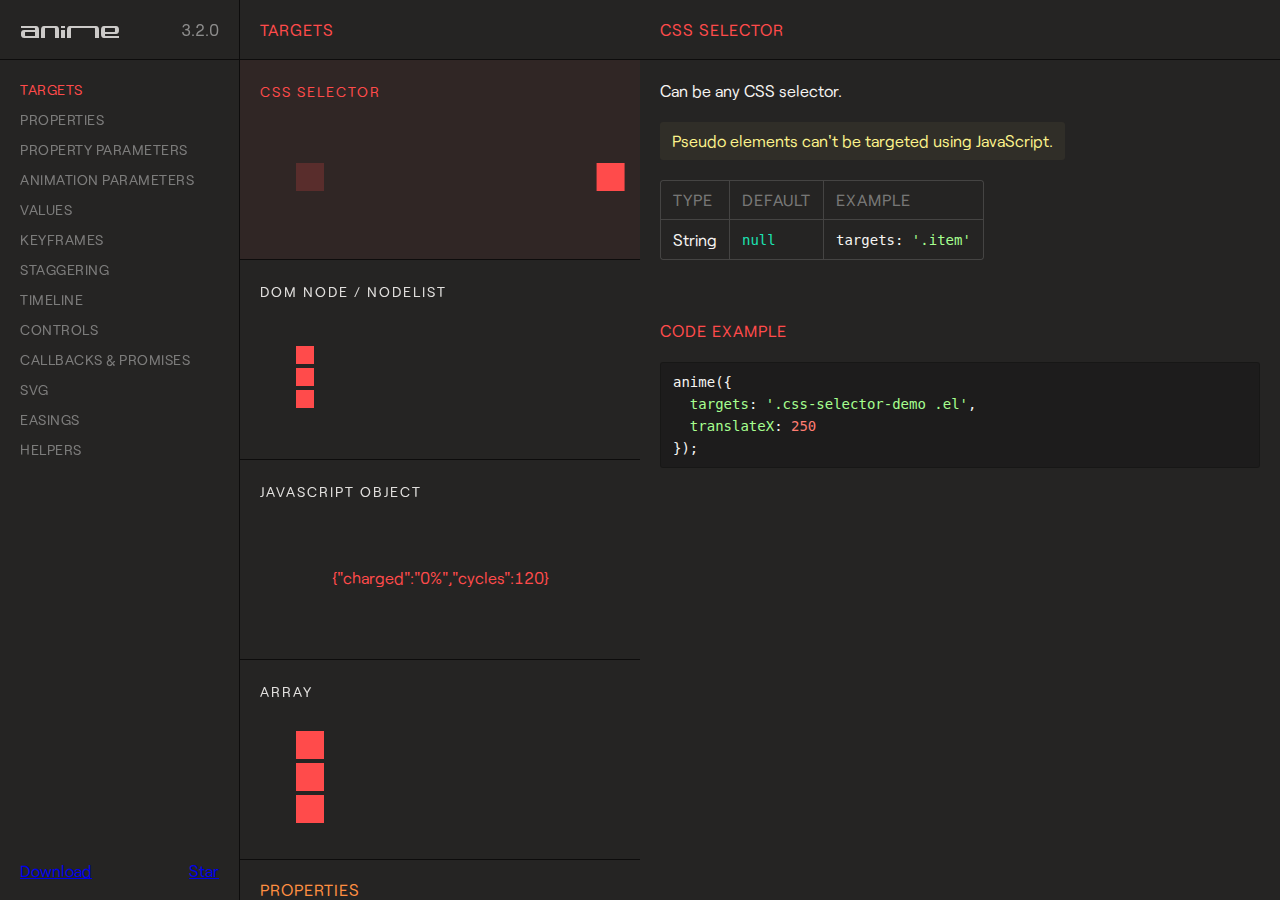
<file: assets/anime-master/documentation/index.html>
<!DOCTYPE html>
<html>
<head>
  <title>Documentation | anime.js</title>
  <meta charset="utf-8">
  <meta name="viewport" content="width=device-width, initial-scale=1, maximum-scale=1">

  <meta property="og:title" content="anime.js">
  <meta property="og:url" content="https://animejs.com">
  <meta property="og:description" content="Javascript animation engine">
  <meta property="og:image" content="https://animejs.com/documentation/assets/img/social-media-image.png">

  <meta name="twitter:card" content="summary_large_image">
  <meta name="twitter:site" content="@juliangarnier">
  <meta name="twitter:creator" content="@juliangarnier">
  <meta name="twitter:title" content="anime.js">
  <meta name="twitter:description" content="Javascript animation engine">
  <meta name="twitter:image" content="https://animejs.com/documentation/assets/img/social-media-image.png">

  <link rel="apple-touch-icon-precomposed" href="assets/img/apple-touch-icon.png">
  <link rel="icon" type="image/png" href="assets/img/favicon.png" >

  <link href="//cloud.typenetwork.com/projects/2160/fontface.css/" rel="stylesheet" type="text/css">

  <link href="assets/css/animejs.css" rel="stylesheet">
  <link href="assets/css/anime-theme.css" rel="stylesheet">
  <link href="assets/css/documentation.css" rel="stylesheet">

  <script src="../lib/anime.min.js"></script>
</head>
<body>
  <div class="content">
    <header class="header">
    <a class="logo" href="https://github.com/juliangarnier/anime/">
      <img class="anime-mini-logo" src="assets/img/anime-mini-logo.svg" />
      <span class="version-number"></span>
    </a>
    </header>
    <section class="pane sidebar">
      <nav class="navigation"></nav>
      <div class="sidebar-info">
        <a class="github-button" href="https://github.com/juliangarnier/anime/archive/master.zip" data-icon="octicon-cloud-download" aria-label="Download juliangarnier/anime on GitHub">Download</a>
        <a class="github-button" href="https://github.com/juliangarnier/anime" data-show-count="true" aria-label="Star juliangarnier/anime on GitHub">Star</a>
      </div>
    </section>
    <section class="pane demos">

<!-- TARGETS -->
<article id="targets" class="color-targets">
  <header>
    <h2 class="demos-title">Targets</h2>
  </header>

<div id="cssSelector" class="demo">
  <h3 class="demo-title">CSS Selector</h3>
  <div class="demo-description">
    <p>Can be any CSS selector.</p>
    <p class="bubble warning">Pseudo elements can't be targeted using JavaScript.</p>
    <table>
      <thead>
        <td>Type</td>
        <td>Default</td>
        <td>Example</td>
      </thead>
      <tr>
        <td>String</td>
        <td><code>null</code></td>
        <td><code>targets: '.item'</code></td>
      </tr>
    </table>
  </div>
  <div class="demo-content css-selector-demo">
    <div class="line">
      <div class="square shadow"></div>
      <div class="square el"></div>
    </div>
  </div>
  <script>var cssSelector = function() {
/*DEMO*/
anime({
  targets: '.css-selector-demo .el',
  translateX: 250
});
/*DEMO*/
}
  </script>

</div>

<div id="domNode" class="demo">
  <h3 class="demo-title">DOM Node / NodeList</h3>
  <div class="demo-description">
    <p>
      Can be any DOM Node or NodeList.
    </p>
    <table>
      <thead>
        <td>Type</td>
        <td>Default</td>
        <td>Example</td>
      </thead>
      <tr>
        <td>DOM Node</td>
        <td><code>null</code></td>
        <td><code>targets: el.querySelector('.item')</code></td>
      </tr>
      <tr>
        <td>NodeList</td>
        <td><code>null</code></td>
        <td><code>targets: el.querySelectorAll('.item')</code></td>
      </tr>
    </table>
  </div>
  <div class="demo-content dom-node-demo">
    <div class="line">
      <div class="small square shadow"></div>
      <div class="small square el"></div>
    </div>
    <div class="line">
      <div class="small square shadow"></div>
      <div class="small square el"></div>
    </div>
    <div class="line">
      <div class="small square shadow"></div>
      <div class="small square el"></div>
    </div>
  </div>
  <script>var domNode = function() {
/*DEMO*/
var elements = document.querySelectorAll('.dom-node-demo .el');

anime({
  targets: elements,
  translateX: 270
});
/*DEMO*/
}
  </script>
</div>

<div id="JSobject" class="demo">
  <h3 class="demo-title">JavaScript Object</h3>
  <div class="demo-description">
    <p>
      A JavaScript Object with at least one property containing a numerical value.
    </p>
    <table>
      <thead>
        <td>Type</td>
        <td>Default</td>
        <td>Example</td>
      </thead>
      <tr>
        <td>Object</td>
        <td><code>null</code></td>
        <td><code>targets: myObjectProp</code></td>
      </tr>
    </table>
  </div>
  <div class="demo-content">
    <pre class="battery-log">{"charged":"0%","cycles":120}</pre>
  </div>
  <script>var JSobject = function() {
/*DEMO*/
var logEl = document.querySelector('.battery-log');

var battery = {
  charged: '0%',
  cycles: 120
}

anime({
  targets: battery,
  charged: '100%',
  cycles: 130,
  round: 1,
  easing: 'linear',
  update: function() {
    logEl.innerHTML = JSON.stringify(battery);
  }
});
/*DEMO*/
}
  </script>
<script>
</script>
</div>

<div id="array" class="demo">
  <h3 class="demo-title">Array</h3>
  <div class="demo-description">
    <p>
      An array containing multiple targets.
    </p>
    <p class="bubble info">
      Accepts mixed types. E.g. <code>['.el', domNode, jsObject]</code>
    </p>
    <table>
      <thead>
        <td>Type</td>
        <td>Default</td>
        <td>Example</td>
      </thead>
      <tr>
        <td>Array</td>
        <td><code>null</code></td>
        <td><code>targets: ['.item', el.getElementById('#thing')]</code></td>
      </tr>
    </table>
  </div>
  <div class="demo-content mixed-array-demo">
    <div class="line">
      <div class="square shadow"></div>
      <div class="square el el-01"></div>
    </div>
    <div class="line">
      <div class="square shadow"></div>
      <div class="square el el-02"></div>
    </div>
    <div class="line">
      <div class="square shadow"></div>
      <div class="square el el-03"></div>
    </div>
  </div>
  <script>var array = function() {
/*DEMO*/
var el = document.querySelector('.mixed-array-demo .el-01');

anime({
  targets: [el, '.mixed-array-demo .el-02', '.mixed-array-demo .el-03'],
  translateX: 250
});
/*DEMO*/
}
  </script>

</div>

</article>
<!-- -->

<!-- ANIMATABLE PROPERTIES -->
<article id="properties" class="color-properties">
<header>
  <h2 class="demos-title">Properties</h2>
</header>

<div id="cssProperties" class="demo">
  <h3 class="demo-title">CSS Properties</h3>
  <div class="demo-description">
    <p>
      Any CSS properties can be animated.
    </p>
    <p class="bubble warning">
      Most CSS properties will cause layout changes or repaint, and will result in choppy animation.
      Prioritize opacity and CSS transforms as much as possible.
    </p>
    <p>More details about accepted values in the <a class="color-values" href="#unitlessValue">values</a> section.</p>
    <table>
      <thead>
        <td>Example</td>
        <td>value</td>
      </thead>
      <tr>
        <td><code>opacity</code></td>
        <td><code>.5</code></td>
      </tr>
      <tr>
        <td><code>left</code></td>
        <td><code>'100px'</code></td>
      </tr>
    </table>
  </div>
  <div class="demo-content css-prop-demo">
    <div class="large square shadow"></div>
    <div class="large square el"></div>
  </div>
  <script>var cssProperties = function() {
/*DEMO*/
anime({
  targets: '.css-prop-demo .el',
  left: '240px',
  backgroundColor: '#FFF',
  borderRadius: ['0%', '50%'],
  easing: 'easeInOutQuad'
});
/*DEMO*/
}
  </script>
</div>

<div id="CSStransforms" class="demo">
  <h3 class="demo-title">CSS Transforms</h3>
  <div class="demo-description">
    <p>
      Animate CSS transforms properties individually.
    </p>
    <p class="bubble info">
      It's possible to specify different timing for each transforms properties, more details in the <a class="color-prop-params" href="#specificPropParameters">specific property parameters</a> section.
    </p>
    <p>More details about accepted values in the <a class="color-values" href="#unitlessValue">values</a> section.</p>
    <table>
      <thead>
        <td>Valid properties</td>
        <td>Default unit</td>
      </thead>
      <tr><td><code>'translateX'</code></td><td><code>'px'</code></td></tr>
      <tr><td><code>'translateY'</code></td><td><code>'px'</code></td></tr>
      <tr><td><code>'translateZ'</code></td><td><code>'px'</code></td></tr>
      <tr><td><code>'rotate'</code></td><td><code>'deg'</code></td></tr>
      <tr><td><code>'rotateX'</code></td><td><code>'deg'</code></td></tr>
      <tr><td><code>'rotateY'</code></td><td><code>'deg'</code></td></tr>
      <tr><td><code>'rotateZ'</code></td><td><code>'deg'</code></td></tr>
      <tr><td><code>'scale'</code></td><td><code>—</code></td></tr>
      <tr><td><code>'scaleX'</code></td><td><code>—</code></td></tr>
      <tr><td><code>'scaleY'</code></td><td><code>—</code></td></tr>
      <tr><td><code>'scaleZ'</code></td><td><code>—</code></td></tr>
      <tr><td><code>'skew'</code></td><td><code>'deg'</code></td></tr>
      <tr><td><code>'skewX'</code></td><td><code>'deg'</code></td></tr>
      <tr><td><code>'skewY'</code></td><td><code>'deg'</code></td></tr>
      <tr><td><code>'perspective'</code></td><td><code>'px'</code></td></tr>
    </table>
  </div>
  <div class="demo-content css-transforms-demo">
    <div class="square shadow"></div>
    <div class="square el"></div>
  </div>
  <script>var CSStransforms = function() {
/*DEMO*/
anime({
  targets: '.css-transforms-demo .el',
  translateX: 250,
  scale: 2,
  rotate: '1turn'
});
/*DEMO*/
}
  </script>
</div>

<div id="JSobjProp" class="demo">
  <h3 class="demo-title">Object properties</h3>
  <div class="demo-description">
    <p>
      Any Object property containing a numerical value can be animated.<br>
      More details about accepted values in the <a class="color-values" href="#unitlessValue">values</a> section.
    </p>
    <table>
      <thead>
        <td>Example</td>
        <td>value</td>
      </thead>
      <tr>
        <td><code>prop1</code></td>
        <td><code>50</code></td>
      </tr>
      <tr>
        <td><code>'prop2'</code></td>
        <td><code>'100%'</code></td>
      </tr>
    </table>
  </div>
  <div class="demo-content">
    <pre class="js-object-log">{"prop1":0,"prop2":"0%"}</pre>
  </div>
  <script>var JSobjProp = function() {
/*DEMO*/
var objPropLogEl = document.querySelector('.js-object-log');

var myObject = {
  prop1: 0,
  prop2: '0%'
}

anime({
  targets: myObject,
  prop1: 50,
  prop2: '100%',
  easing: 'linear',
  round: 1,
  update: function() {
    objPropLogEl.innerHTML = JSON.stringify(myObject);
  }
});
/*DEMO*/
}
  </script>
</div>

<div id="domAttr" class="demo">
  <h3 class="demo-title">DOM Attributes</h3>
  <div class="demo-description">
    <p>
      Any DOM Attributes containing a numerical value can be animated.<br>
      More details about accepted values in the <a class="color-values" href="#unitlessValue">values</a> section.
    </p>
    <table>
      <thead>
        <td>Example</td>
        <td>value</td>
      </thead>
      <tr>
        <td><code>value</code></td>
        <td><code>1000</code></td>
      </tr>
      <tr>
        <td><code>volume</code></td>
        <td><code>0</code></td>
      </tr>
      <tr>
        <td><code>data-custom</code></td>
        <td><code>'3 dogs'</code></td>
      </tr>
    </table>
  </div>
  <div class="demo-content dom-attribute-demo">
    <input class="el text-output" value="0"></input>
  </div>
  <script>var domAttr = function() {
/*DEMO*/
anime({
  targets: '.dom-attribute-demo input',
  value: [0, 1000],
  round: 1,
  easing: 'easeInOutExpo'
});
/*DEMO*/
}
  </script>
</div>

<div id="svgAttr" class="demo">
  <h3 class="demo-title">SVG Attributes</h3>
  <div class="demo-description">
    <p>
      Like any other <a class="color-properties" href="#domAttr">DOM attributes</a>, all SVG attributes containing at least one numerical value can be animated.<br>
      More details about accepted values in the <a class="color-values" href="#unitlessValue">values</a> section and SVG animation in the <a class="color-svg" href="#motionPath">SVG</a> section.
    </p>
    <table>
      <thead>
        <td>Example</td>
        <td>value</td>
      </thead>
      <tr>
        <td><code>points</code></td>
        <td><code>'64 68.64 8.574 100 63.446 67.68 64 4 64.554 67.68 119.426 100'</code></td>
      </tr>
      <tr>
        <td><code>scale</code></td>
        <td><code>1</code></td>
      </tr>
      <tr>
        <td><code>baseFrequency</code></td>
        <td><code>0</code></td>
      </tr>
    </table>
  </div>
  <div class="demo-content align-center svg-attributes-demo">
<svg width="128" height="128" viewBox="0 0 128 128">
  <filter id="displacementFilter">
    <feTurbulence type="turbulence" baseFrequency=".05" numOctaves="2" result="turbulence"/>
    <feDisplacementMap in2="turbulence" in="SourceGraphic" scale="15" xChannelSelector="R" yChannelSelector="G"/>
  </filter>
  <polygon points="64 68.64 8.574 100 63.446 67.68 64 4 64.554 67.68 119.426 100" style="filter: url(#displacementFilter)" fill="currentColor"/>
</svg>
  </div>
  <script>var svgAttr = function() {
  // Needed to reset demo
  var polyEl = document.querySelector('.svg-attributes-demo polygon');
  var feTurbulenceEl = document.querySelector('feTurbulence');
  var feDisplacementMap = document.querySelector('feDisplacementMap');
  polyEl.setAttribute('points', '64 68.64 8.574 100 63.446 67.68 64 4 64.554 67.68 119.426 100');
  feTurbulenceEl.setAttribute('baseFrequency', '.05');
  feDisplacementMap.setAttribute('scale', '15');
/*DEMO*/
anime({
  targets: ['.svg-attributes-demo polygon', 'feTurbulence', 'feDisplacementMap'],
  points: '64 128 8.574 96 8.574 32 64 0 119.426 32 119.426 96',
  baseFrequency: 0,
  scale: 1,
  loop: true,
  direction: 'alternate',
  easing: 'easeInOutExpo'
});
/*DEMO*/
}
  </script>

</div>

</article>
<!-- -->

<!-- PROPERTY PARAMETERS -->
<article id="propertyParameters" class="color-prop-params">
  <header>
    <h2 class="demos-title">Property parameters</h2>
  </header>

<div id="duration" class="demo">
  <h3 class="demo-title">Duration</h3>
  <div class="demo-description">
    <p>
      Defines the duration in milliseconds of the animation.
    </p>
    <table>
      <thead>
        <td>Type</td>
        <td>Default</td>
        <td>Example</td>
      </thead>
      <tr>
        <td>Number</td>
        <td><code>1000</code></td>
        <td><code>3000</code></td>
      </tr>
      <tr>
        <td>anime.stagger</td>
        <td>See <a class="color-staggering" href="#staggeringBasics">staggering</a> section</td>
        <td><code>anime.stagger(150)</code></td>
      </tr>
      <tr>
        <td>Function</td>
        <td>See <a class="color-prop-params" href="#functionBasedParameters">function based parameters</a> section</td>
        <td><code>(el, i) => i * 150</code></td>
      </tr>
    </table>
  </div>
  <div class="demo-content duration-demo">
    <div class="label">3000 ms</div>
    <div class="square shadow"></div>
    <div class="square el"></div>
  </div>
  <script>var duration = function() {
/*DEMO*/
anime({
  targets: '.duration-demo .el',
  translateX: 250,
  duration: 3000
});
/*DEMO*/
}
  </script>
</div>

<div id="delay" class="demo">
  <h3 class="demo-title">Delay</h3>
  <div class="demo-description">
    <p>
      Defines the delay in milliseconds of the animation.
    </p>
    <table>
      <thead>
        <td>Type</td>
        <td>Default</td>
        <td>Example</td>
      </thead>
      <tr>
        <td>Number</td>
        <td><code>0</code></td>
        <td><code>1000</code></td>
      </tr>
      <tr>
        <td>anime.stagger</td>
        <td>See <a class="color-staggering" href="#staggeringBasics">staggering</a> section</td>
        <td><code>anime.stagger(150)</code></td>
      </tr>
      <tr>
        <td>Function</td>
        <td>See <a class="color-prop-params" href="#functionBasedParameters">function based parameters</a> section</td>
        <td><code>(el, i) => i * 150</code></td>
      </tr>
    </table>
  </div>
  <div class="demo-content delay-demo">
    <div class="label">1000 ms</div>
    <div class="square shadow"></div>
    <div class="square el"></div>
  </div>
  <script>var delay = function() {
/*DEMO*/
anime({
  targets: '.delay-demo .el',
  translateX: 250,
  delay: 1000
});
/*DEMO*/
}
  </script>
</div>

<div id="endDelay" class="demo">
  <h3 class="demo-title">end delay</h3>
  <div class="demo-description">
    <p>
      Adds some extra time in milliseconds at the end of the animation.
    </p>
    <table>
      <thead>
        <td>Type</td>
        <td>Default</td>
        <td>Example</td>
      </thead>
      <tr>
        <td>Number</td>
        <td><code>0</code></td>
        <td><code>1000</code></td>
      </tr>
      <tr>
        <td>anime.stagger</td>
        <td>See <a class="color-staggering" href="#staggeringBasics">staggering</a> section</td>
        <td><code>anime.stagger(150)</code></td>
      </tr>
      <tr>
        <td>Function</td>
        <td>See <a class="color-prop-params" href="#functionBasedParameters">function based parameters</a> section</td>
        <td><code>(el, i) => i * 150</code></td>
      </tr>
    </table>
  </div>
  <div class="demo-content end-delay-demo">
    <div class="label">1000 ms</div>
    <div class="square shadow"></div>
    <div class="square el"></div>
  </div>
  <script>var endDelay = function() {
/*DEMO*/
anime({
  targets: '.end-delay-demo .el',
  translateX: 250,
  endDelay: 1000,
  direction: 'alternate'
});
/*DEMO*/
}
  </script>

</div>

<div id="easing" class="demo">
  <h3 class="demo-title">Easing</h3>
  <div class="demo-description">
    <p>
      Defines the timing function of the animation.
    </p>
    <p class="bubble info">
      Check out the <a class="color-easings" href="#linearEasing">easings</a> section for a complete list of available easing and parameters.
    </p>
    <table>
      <thead>
        <td>Type</td>
        <td>Default</td>
        <td>Example</td>
      </thead>
      <tr>
        <td>String</td>
        <td><code>'easeOutElastic(1, .5)'</code></td>
        <td><code>easing: 'easeInOutQuad'</code></td>
      </tr>
    </table>
  </div>
  <div class="demo-content easing-demo">
    <div class="label">easeInOutExpo</div>
    <div class="square shadow"></div>
    <div class="square el"></div>
  </div>
  <script>var easing = function() {
/*DEMO*/
anime({
  targets: '.easing-demo .el',
  translateX: 250,
  easing: 'easeInOutExpo'
});
/*DEMO*/
}
  </script>

</div>

<div id="round" class="demo">
  <h3 class="demo-title">Round</h3>
  <div class="demo-description">
    <p>
      Rounds up the value to x decimals.
    </p>
    <table>
      <thead>
        <td>Type</td>
        <td>Default</td>
        <td>Example</td>
      </thead>
      <tr>
        <td>Number</td>
        <td><code>0</code></td>
        <td><code>round: 10</code></td>
      </tr>
    </table>
  </div>
  <div class="demo-content">
    <pre class="round-log">0</pre>
  </div>
  <script>var round = function() {
/*DEMO*/
var roundLogEl = document.querySelector('.round-log');

anime({
  targets: roundLogEl,
  innerHTML: [0, 10000],
  easing: 'linear',
  round: 10 // Will round the animated value to 1 decimal
});
/*DEMO*/
}
  </script>
</div>

<div id="specificPropParameters" class="demo">
  <h3 class="demo-title">Specific property parameters</h3>
  <div class="demo-description">
    <p>
      Defines specific parameters to each property of the animation using an Object as value.<br>
      Other properties that aren't specified in the Object are inheritted from the main animation.
    </p>
    <table>
      <thead>
        <td>Type</td>
        <td>Example</td>
      </thead>
      <tr>
        <td>Object</td>
<td><code>rotate: {
  value: 360,
  duration: 1800,
  easing: 'easeInOutSine'
}</code></td>
      </tr>
    </table>
  </div>
  <div class="demo-content specific-prop-params-demo">
    <div class="square shadow"></div>
    <div class="square el"></div>
  </div>
  <script>var specificPropParameters = function() {
/*DEMO*/
anime({
  targets: '.specific-prop-params-demo .el',
  translateX: {
    value: 250,
    duration: 800
  },
  rotate: {
    value: 360,
    duration: 1800,
    easing: 'easeInOutSine'
  },
  scale: {
    value: 2,
    duration: 1600,
    delay: 800,
    easing: 'easeInOutQuart'
  },
  delay: 250 // All properties except 'scale' inherit 250ms delay
});
/*DEMO*/
}
  </script>

</div>

<div id="functionBasedParameters" class="demo">
  <h3 class="demo-title">Function based parameters</h3>
  <div class="demo-description">
    <p>
      Get different values for every target and property of the animation.
    </p>
    <p>
      The function accepts 3 arguments:
    </p>
    <table>
      <thead>
        <td>Arguments</td>
        <td>Infos</td>
      </thead>
      <tr>
        <td><code>target</code></td>
        <td>The curent animated targeted element</td>
      </tr>
      <tr>
        <td><code>index</code></td>
        <td>The index of the animated targeted element</td>
      </tr>
      <tr>
        <td><code>targetsLength</code></td>
        <td>The total number of animated targets</td>
      </tr>
    </table>
    <p class="bubble info">
      See <a class="color-staggering" href="#staggeringBasics">staggering</a> section for easier values manipulation.
    </p>
  </div>
  <div class="demo-content function-based-params-demo">
    <div class="line">
      <div class="small label">delay = 0 * 100</div>
      <div class="small square shadow"></div>
      <div class="small square el"></div>
    </div>
    <div class="line">
      <div class="small label">delay = 1 * 100</div>
      <div class="small square shadow"></div>
      <div class="small square el"></div>
    </div>
    <div class="line">
      <div class="small label">delay = 2 * 100</div>
      <div class="small square shadow"></div>
      <div class="small square el"></div>
    </div>
  </div>
  <script>var functionBasedParameters = function() {
/*DEMO*/
anime({
  targets: '.function-based-params-demo .el',
  translateX: 270,
  direction: 'alternate',
  loop: true,
  delay: function(el, i, l) {
    return i * 100;
  },
  endDelay: function(el, i, l) {
    return (l - i) * 100;
  }
});
/*DEMO*/
}
  </script>

</div>

</article>
<!-- -->

<!-- ANIMATION PARAMETERS -->
<article id="animationParameters" class="color-anim-params">
  <header>
    <h2 class="demos-title">Animation parameters</h2>
  </header>

<div id="direction" class="demo">
  <h3 class="demo-title">Direction</h3>
  <div class="demo-description">
    <p>
      Defines the direction of the animation.
    </p>
    <table>
      <thead>
        <td>Accepts</td>
        <td>Infos</td>
      </thead>
      <tr>
        <td><code>'normal'</code></td>
        <td>Animation progress goes from 0 to 100%</td>
      </tr>
      <tr>
        <td><code>'reverse'</code></td>
        <td>Animation progress goes from 100% to 0%</td>
      </tr>
      <tr>
        <td><code>'alternate'</code></td>
        <td>Animation progress goes from 0% to 100% then goes back to 0%</td>
      </tr>
    </table>
  </div>
  <div class="demo-content">
    <div class="line">
      <div class="label">normal</div>
      <div class="square shadow"></div>
      <div class="square el dir-normal"></div>
    </div>
    <div class="line">
      <div class="label">reverse</div>
      <div class="square shadow"></div>
      <div class="square el dir-reverse"></div>
    </div>
    <div class="line">
      <div class="label">alternate</div>
      <div class="square shadow"></div>
      <div class="square el dir-alternate"></div>
    </div>
  </div>
  <script>var direction = function() {
/*DEMO*/
anime({
  targets: '.dir-normal',
  translateX: 250,
  easing: 'easeInOutSine'
});

anime({
  targets: '.dir-reverse',
  translateX: 250,
  direction: 'reverse',
  easing: 'easeInOutSine'
});

anime({
  targets: '.dir-alternate',
  translateX: 250,
  direction: 'alternate',
  easing: 'easeInOutSine'
});
/*DEMO*/
}
  </script>

</div>

<div id="loop" class="demo">
  <h3 class="demo-title">Loop</h3>
  <div class="demo-description">
    <p>
      Defines the number of iterations of your animation.
    </p>
    <table>
      <thead>
        <td>Accepts</td>
        <td>Infos</td>
      </thead>
      <tr>
        <td><code>Number</code></td>
        <td>The number of iterations</td>
      </tr>
      <tr>
        <td><code>true</code></td>
        <td>Loop indefinitely</td>
      </tr>
    </table>
  </div>
  <div class="demo-content">
    <div class="line">
      <div class="small label">normal 3 times</div>
      <div class="small square shadow"></div>
      <div class="small square el loop"></div>
    </div>
    <div class="line">
      <div class="small label">reverse 3 times</div>
      <div class="small square shadow"></div>
      <div class="small square el loop-reverse"></div>
    </div>
    <div class="line">
      <div class="small label">alternate 3 times</div>
      <div class="small square shadow"></div>
      <div class="small square el loop-alternate"></div>
    </div>
    <div class="line">
      <div class="small label">normal inifinite</div>
      <div class="small square shadow"></div>
      <div class="small square el loop-infinity"></div>
    </div>
    <div class="line">
      <div class="small label">inifinite reverse</div>
      <div class="small square shadow"></div>
      <div class="small square el loop-reverse-infinity"></div>
    </div>
    <div class="line">
      <div class="small label">inifinite alternate</div>
      <div class="small square shadow"></div>
      <div class="small square el loop-alternate-infinity"></div>
    </div>
  </div>
  <script>var loop = function() {
/*DEMO*/
anime({
  targets: '.loop',
  translateX: 270,
  loop: 3,
  easing: 'easeInOutSine'
});

anime({
  targets: '.loop-infinity',
  translateX: 270,
  loop: true,
  easing: 'easeInOutSine'
});

anime({
  targets: '.loop-reverse',
  translateX: 270,
  loop: 3,
  direction: 'reverse',
  easing: 'easeInOutSine'
});

anime({
  targets: '.loop-reverse-infinity',
  translateX: 270,
  direction: 'reverse',
  loop: true,
  easing: 'easeInOutSine'
});

anime({
  targets: '.loop-alternate',
  translateX: 270,
  loop: 3,
  direction: 'alternate',
  easing: 'easeInOutSine'
});

anime({
  targets: '.loop-alternate-infinity',
  translateX: 270,
  direction: 'alternate',
  loop: true,
  easing: 'easeInOutSine'
});
/*DEMO*/
}
  </script>
</div>

<div id="autoplay" class="demo">
  <h3 class="demo-title">Autoplay</h3>
  <div class="demo-description">
    <p>
      Defines if the animation should automatically starts or not.
    </p>
    <table>
      <thead>
        <td>Accepts</td>
        <td>Infos</td>
      </thead>
      <tr>
        <td><code>true</code></td>
        <td>Automatically starts the animation</td>
      </tr>
      <tr>
        <td><code>false</code></td>
        <td>Animation is paused by default</td>
      </tr>
    </table>
  </div>
  <div class="demo-content">
    <div class="line">
      <div class="label">autoplay: true</div>
      <div class="square shadow"></div>
      <div class="square el autoplay-true"></div>
    </div>
    <div class="line">
      <div class="label">autoplay: false</div>
      <div class="square shadow"></div>
      <div class="square el autoplay-false"></div>
    </div>
  </div>
  <script>var autoplay = function() {
/*DEMO*/
anime({
  targets: '.autoplay-true',
  translateX: 250,
  autoplay: true,
  easing: 'easeInOutSine'
});

anime({
  targets: '.autoplay-false',
  translateX: 250,
  autoplay: false,
  easing: 'easeInOutSine'
});
/*DEMO*/
}
  </script>
</div>

</article>
<!-- -->

<!-- VALUES -->
<article id="values" class="color-values">
<header>
  <h2 class="demos-title">Values</h2>
</header>

<div id="unitlessValue" class="demo">
  <h3 class="demo-title">Unitless</h3>
  <div class="demo-description">
    <p>
      If the original value has a unit, it will be automatically added to the animated value.
    </p>
    <table>
      <thead>
        <td>Type</td>
        <td>Example</td>
      </thead>
      <tr>
        <td>Number</td>
        <td><code>translateX: 250</code></td>
      </tr>
    </table>
  </div>
  <div class="demo-content unitless-values-demo">
    <div class="circle shadow"></div>
    <div class="circle el"></div>
  </div>
  <script>var unitlessValue = function() {
/*DEMO*/
anime({
  targets: '.unitless-values-demo .el',
  translateX: 250, // -> '250px'
  rotate: 540 // -> '540deg'
});
/*DEMO*/
}
  </script>

</div>

<div id="specificUnitValue" class="demo">
  <h3 class="demo-title">Specific unit</h3>
  <div class="demo-description">
    <p>
      Forces the animation to use a certain unit and will automatically convert the initial target value.
    </p>
    <p class="bubble warning">
      Conversion accuracy can vary depending of the unit used.<br>
      You can also define the initial value of the animation directly using an array, see the <a href="#fromToValues" class="color-values">from to values</a> section.
    </p>
    <table>
      <thead>
        <td>Type</td>
        <td>Example</td>
      </thead>
      <tr>
        <td>String</td>
        <td><code>width: '100%'</code></td>
      </tr>
    </table>
  </div>
  <div class="demo-content specific-unit-values-demo">
    <div class="square shadow"></div>
    <div class="square el"></div>
  </div>
  <script>var specificUnitValue = function() {
/*DEMO*/
anime({
  targets: '.specific-unit-values-demo .el',
  width: '100%', // -> from '28px' to '100%',
  easing: 'easeInOutQuad',
  direction: 'alternate',
  loop: true
});
/*DEMO*/
}
  </script>

</div>

<div id="relativeValues" class="demo">
  <h3 class="demo-title">Relative</h3>
  <div class="demo-description">
    <p>
      Adds, substracts or multiplies the original value.
    </p>
    <table>
      <thead>
        <td>Accepts</td>
        <td>Effect</td>
        <td>Example</td>
      </thead>
      <tr>
        <td><code>'+='</code></td>
        <td>Add</td>
        <td><code>'+=100'</code></td>
      </tr>
      <tr>
        <td><code>'-='</code></td>
        <td>Substract</td>
        <td><code>'-=2turn'</code></td>
      </tr>
      <tr>
        <td><code>'*='</code></td>
        <td>Multiply</td>
        <td><code>'*=10'</code></td>
      </tr>
    </table>
  </div>
  <div class="demo-content">
    <div class="circle shadow"></div>
    <div class="circle el relative-values"></div>
  </div>
  <script>var relativeValues = function() {
/*DEMO*/
var relativeEl = document.querySelector('.el.relative-values');
relativeEl.style.transform = 'translateX(100px)';

anime({
  targets: '.el.relative-values',
  translateX: {
    value: '*=2.5', // 100px * 2.5 = '250px'
    duration: 1000
  },
  width: {
    value: '-=20px', // 28 - 20 = '8px'
    duration: 1800,
    easing: 'easeInOutSine'
  },
  rotate: {
    value: '+=2turn', // 0 + 2 = '2turn'
    duration: 1800,
    easing: 'easeInOutSine'
  },
  direction: 'alternate'
});
/*DEMO*/
}
  </script>

</div>

<div id="colors" class="demo">
  <h3 class="demo-title">Colors</h3>
  <div class="demo-description">
    <p>
      <i>anime.js</i> accepts and converts Hexadecimal, RGB, RGBA, HSL, and HSLA color values.
    </p>
    <p class="bubble warning">
      CSS color codes ( e.g. : <code>'red', 'yellow', 'aqua'</code> ) are not supported.
    </p>
    <table>
      <thead>
        <td>Accepts</td>
        <td>Example</td>
      </thead>
      <tr>
        <td>Hexadecimal</td>
        <td><code>'#FFF'</code> or <code>'#FFFFFF'</code></td>
      </tr>
      <tr>
        <td>RGB</td>
        <td><code>'rgb(255, 255, 255)'</code></td>
      </tr>
      <tr>
        <td>RGBA</td>
        <td><code>'rgba(255, 255, 255, .2)'</code></td>
      </tr>
      <tr>
        <td>HSL</td>
        <td><code>'hsl(0, 100%, 100%)'</code></td>
      </tr>
      <tr>
        <td>HSLA</td>
        <td><code>'hsla(0, 100%, 100%, .2)'</code></td>
      </tr>
    </table>
  </div>
  <div class="demo-content colors-demo">
    <div class="line">
      <div class="small label">HEX</div>
      <div class="small circle shadow"></div>
      <div class="small circle el color-hex"></div>
    </div>
    <div class="line">
      <div class="small label">RGB</div>
      <div class="small circle shadow"></div>
      <div class="small circle el color-rgb"></div>
    </div>
    <div class="line">
      <div class="small label">HSL</div>
      <div class="small circle shadow"></div>
      <div class="small circle el color-hsl"></div>
    </div>
    <div class="line">
      <div class="small label">RGBA</div>
      <div class="small circle shadow"></div>
      <div class="small circle el color-rgba"></div>
    </div>
    <div class="line">
      <div class="small label">HSLA</div>
      <div class="small circle shadow"></div>
      <div class="small circle el color-hsla"></div>
    </div>
  </div>
  <script>var colors = function() {
/*DEMO*/
var colorsExamples = anime.timeline({
  endDelay: 1000,
  easing: 'easeInOutQuad',
  direction: 'alternate',
  loop: true
})
.add({ targets: '.color-hex',  background: '#FFF' }, 0)
.add({ targets: '.color-rgb',  background: 'rgb(255,255,255)' }, 0)
.add({ targets: '.color-hsl',  background: 'hsl(0, 100%, 100%)' }, 0)
.add({ targets: '.color-rgba', background: 'rgba(255,255,255, .2)' }, 0)
.add({ targets: '.color-hsla', background: 'hsla(0, 100%, 100%, .2)' }, 0)
.add({ targets: '.colors-demo .el', translateX: 270 }, 0);
/*DEMO*/
}
  </script>

</div>

<div id="fromToValues" class="demo">
  <h3 class="demo-title">From To</h3>
  <div class="demo-description">
    <p>
      Forces the animation to start at a specified value.
    </p>
    <table>
      <thead>
        <td>Type</td>
        <td>Example</td>
      </thead>
      <tr>
        <td><code>Array</code></td>
        <td><code>['50%', '100%']</code></td>
      </tr>
    </table>
  </div>
  <div class="demo-content">
    <div class="circle shadow"></div>
    <div class="circle el from-to-values"></div>
  </div>
  <script>var fromToValues = function() {
/*DEMO*/
anime({
  targets: '.el.from-to-values',
  translateX: [100, 250], // from 100 to 250
  delay: 500,
  direction: 'alternate',
  loop: true
});
/*DEMO*/
}
  </script>

</div>

<div id="functionBasedPropVal" class="demo">
  <h3 class="demo-title">Function based values</h3>
  <div class="demo-description">
    <p>
      Get different values for every target and property of the animation.
    </p>
    <p>
      The function accepts 3 arguments:
    </p>
    <table>
      <thead>
        <td>Arguments</td>
        <td>Infos</td>
      </thead>
      <tr>
        <td><code>target</code></td>
        <td>The curently animated targeted element</td>
      </tr>
      <tr>
        <td><code>index</code></td>
        <td>The index of the animated targeted element</td>
      </tr>
      <tr>
        <td><code>targetsLength</code></td>
        <td>The total number of animated targets</td>
      </tr>
    </table>
  </div>
  <div class="demo-content function-based-values-demo">
    <div class="line">
      <div class="small circle shadow"></div>
      <div data-x="170" class="small circle el"></div>
    </div>
    <div class="line">
      <div class="small circle shadow"></div>
      <div data-x="80" class="small circle el"></div>
    </div>
    <div class="line">
      <div class="small circle shadow"></div>
      <div data-x="270" class="small circle el"></div>
    </div>
  </div>
  <script>var functionBasedPropVal = function() {
/*DEMO*/
anime({
  targets: '.function-based-values-demo .el',
  translateX: function(el) {
    return el.getAttribute('data-x');
  },
  translateY: function(el, i) {
    return 50 + (-50 * i);
  },
  scale: function(el, i, l) {
    return (l - i) + .25;
  },
  rotate: function() { return anime.random(-360, 360); },
  borderRadius: function() { return ['50%', anime.random(10, 35) + '%']; },
  duration: function() { return anime.random(1200, 1800); },
  delay: function() { return anime.random(0, 400); },
  direction: 'alternate',
  loop: true
});
/*DEMO*/
}
  </script>

</div>

</article>
<!-- -->

<!-- KEYFRAMES -->
<article id="keyframes" class="color-keyframes">
<header>
  <h2 class="demos-title">Keyframes</h2>
</header>

<div id="animationKeyframes" class="demo">
  <h3 class="demo-title">Animation keyframes</h3>
  <div class="demo-description">
    <p>
      Animation keyframes are defined using an Array, within the <code>keyframes</code> property.
    </p>
    <p class="bubble info">
      If there is no duration specified inside the keyframes, each keyframe duration will be equal to the animation's total duration divided by the number of keyframes.
    </p>
    <table>
      <thead>
        <td>Type</td>
        <td>Example</td>
      </thead>
      <tr>
        <td><code>Array</code></td>
        <td><code>[
  {value: 100, easing: 'easeOutExpo'},
  {value: 200, delay: 500},
  {value: 300, duration: 1000}
]</code></td>
      </tr>
    </table>
  </div>
  <div class="demo-content animation-keyframes-demo">
    <div class="circle shadow"></div>
    <div class="circle el keyframes"></div>
  </div>
  <script>var animationKeyframes = function() {
/*DEMO*/
anime({
  targets: '.animation-keyframes-demo .el',
  keyframes: [
    {translateY: -40},
    {translateX: 250},
    {translateY: 40},
    {translateX: 0},
    {translateY: 0}
  ],
  duration: 4000,
  easing: 'easeOutElastic(1, .8)',
  loop: true
});
/*DEMO*/
}
  </script>
</div>

<div id="propertyKeyframes" class="demo">
  <h3 class="demo-title">Property keyframes</h3>
  <div class="demo-description">
    <p>
      Similar to <a class="color-keyframes" href="#animationKeyframes">animation keyframes</a>, property keyframes are defined using an Array of property Object. Property keyframes allow overlapping animations since each property have its own keyframes array.
    </p>
    <p class="bubble info">
      If there is no duration specified inside the keyframes, each keyframe duration will be equal to the animation's total duration divided by the number of keyframes.
    </p>
    <table>
      <thead>
        <td>Type</td>
        <td>Example</td>
      </thead>
      <tr>
        <td><code>Array</code></td>
        <td><code>[
  {value: 100, easing: 'easeOutExpo'},
  {value: 200, delay: 500},
  {value: 300, duration: 1000}
]</code></td>
      </tr>
    </table>
  </div>
  <div class="demo-content property-keyframes-demo">
    <div class="circle shadow"></div>
    <div class="circle el keyframes"></div>
  </div>
  <script>var propertyKeyframes = function() {
/*DEMO*/
anime({
  targets: '.property-keyframes-demo .el',
  translateX: [
    { value: 250, duration: 1000, delay: 500 },
    { value: 0, duration: 1000, delay: 500 }
  ],
  translateY: [
    { value: -40, duration: 500 },
    { value: 40, duration: 500, delay: 1000 },
    { value: 0, duration: 500, delay: 1000 }
  ],
  scaleX: [
    { value: 4, duration: 100, delay: 500, easing: 'easeOutExpo' },
    { value: 1, duration: 900 },
    { value: 4, duration: 100, delay: 500, easing: 'easeOutExpo' },
    { value: 1, duration: 900 }
  ],
  scaleY: [
    { value: [1.75, 1], duration: 500 },
    { value: 2, duration: 50, delay: 1000, easing: 'easeOutExpo' },
    { value: 1, duration: 450 },
    { value: 1.75, duration: 50, delay: 1000, easing: 'easeOutExpo' },
    { value: 1, duration: 450 }
  ],
  easing: 'easeOutElastic(1, .8)',
  loop: true
});
/*DEMO*/
}
  </script>
</div>

</article>
<!-- -->

<!-- STAGGERING -->
<article id="staggering" class="color-staggering">
<header>
  <h2 class="demos-title">Staggering</h2>
</header>

<div id="staggeringBasics" class="demo">
  <h3 class="demo-title">Staggering basics</h3>
  <div class="demo-description">
    <p>
      Staggering allows you to animate multiple elements with <a href="https://en.wikipedia.org/wiki/Follow_through_and_overlapping_action">follow through and overlapping action</a>.
    </p>
    <pre><code>anime.stagger(value, options)</code></pre>
    <table>
      <thead>
        <td>Arguments</td>
        <td>Type</td>
        <td>Info</td>
        <td>Required</td>
      </thead>
      <tr>
        <td>Value</td>
        <td><code>Number</code>, <code>String</code>, <code>Array</code></td>
        <td>The manipulated value(s)</td>
        <td>Yes</td>
      </tr>
      <tr>
        <td>Options</td>
        <td><code>Object</code></td>
        <td>Stagger parameters</td>
        <td>No</td>
      </tr>
    </table>
  </div>
  <div class="demo-content basic-staggering-demo">
    <div class="line">
      <div class="label">delay = (100 * 0) ms</div>
      <div class="small square shadow"></div>
      <div class="small square el"></div>
    </div>
    <div class="line">
      <div class="label">delay = (100 * 1) ms</div>
      <div class="small square shadow"></div>
      <div class="small square el"></div>
    </div>
    <div class="line">
      <div class="label">delay = (100 * 2) ms</div>
      <div class="small square shadow"></div>
      <div class="small square el"></div>
    </div>
    <div class="line">
      <div class="label">delay = (100 * 3) ms</div>
      <div class="small square shadow"></div>
      <div class="small square el"></div>
    </div>
    <div class="line">
      <div class="label">delay = (100 * 4) ms</div>
      <div class="small square shadow"></div>
      <div class="small square el"></div>
    </div>
    <div class="line">
      <div class="label">delay = (100 * 5) ms</div>
      <div class="small square shadow"></div>
      <div class="small square el"></div>
    </div>
  </div>
  <script>var staggeringBasics = function() {
/*DEMO*/
anime({
  targets: '.basic-staggering-demo .el',
  translateX: 270,
  delay: anime.stagger(100) // increase delay by 100ms for each elements.
});
/*DEMO*/
}
  </script>
</div>

<div id="staggeringStartValue" class="demo">
  <h3 class="demo-title">Start value</h3>
  <div class="demo-description">
    <p>
      Starts the staggering effect from a specific value.
    </p>
    <pre><code>anime.stagger(value, {start: startValue})</code></pre>
    <table>
      <thead>
        <td>Types</td>
        <td>Info</td>
      </thead>
      <tr>
        <td><code>Number</code>, <code>String</code>
        <td>Same as propety values, see <a href="#unitlessValue" class="color-values">values section</a></td>
      </tr>
    </table>
  </div>
  <div class="demo-content staggering-start-value-demo">
    <div class="line">
      <div class="label">delay = 500 + (100 * 0) ms</div>
      <div class="small square shadow"></div>
      <div class="small square el"></div>
    </div>
    <div class="line">
      <div class="label">delay = 500 + (100 * 1) ms</div>
      <div class="small square shadow"></div>
      <div class="small square el"></div>
    </div>
    <div class="line">
      <div class="label">delay = 500 + (100 * 2) ms</div>
      <div class="small square shadow"></div>
      <div class="small square el"></div>
    </div>
    <div class="line">
      <div class="label">delay = 500 + (100 * 3) ms</div>
      <div class="small square shadow"></div>
      <div class="small square el"></div>
    </div>
    <div class="line">
      <div class="label">delay = 500 + (100 * 4) ms</div>
      <div class="small square shadow"></div>
      <div class="small square el"></div>
    </div>
    <div class="line">
      <div class="label">delay = 500 + (100 * 5) ms</div>
      <div class="small square shadow"></div>
      <div class="small square el"></div>
    </div>
  </div>
  <script>var staggeringStartValue = function() {
/*DEMO*/
anime({
  targets: '.staggering-start-value-demo .el',
  translateX: 270,
  delay: anime.stagger(100, {start: 500}) // delay starts at 500ms then increase by 100ms for each elements.
});
/*DEMO*/
}
  </script>
</div>

<div id="rangeValueStaggering" class="demo">
  <h3 class="demo-title">Range value</h3>
  <div class="demo-description">
    <p>
      Distributes evenly values between two numbers.
    </p>
    <pre><code>anime.stagger([startValue, endValue])</code></pre>
    <table>
      <thead>
        <td>Type</td>
        <td>Info</td>
      </thead>
      <tr>
        <td><code>'easingName'</code></td>
        <td>All valid easing names are accepted, see <a href="#easings" class="color-easings">easings section</a></td>
      </tr>
      <tr>
        <td><code>function(i)</code></td>
        <td>Custom easing function, see <a href="#customEasing" class="color-easings">custom easings section</a></td>
      </tr>
    </table>
  </div>
  <div class="demo-content range-value-staggering-demo">
    <div class="line">
      <div class="label">rotate = ((360 - (-360)) / 5) * 0</div>
      <div class="small square shadow"></div>
      <div class="small square el"></div>
    </div>
    <div class="line">
      <div class="label">rotate = ((360 - (-360)) / 5) * 1</div>
      <div class="small square shadow"></div>
      <div class="small square el"></div>
    </div>
    <div class="line">
      <div class="label">rotate = ((360 - (-360)) / 5) * 2</div>
      <div class="small square shadow"></div>
      <div class="small square el"></div>
    </div>
    <div class="line">
      <div class="label">rotate = ((360 - (-360)) / 5) * 3</div>
      <div class="small square shadow"></div>
      <div class="small square el"></div>
    </div>
    <div class="line">
      <div class="label">rotate = ((360 - (-360)) / 5) * 4</div>
      <div class="small square shadow"></div>
      <div class="small square el"></div>
    </div>
    <div class="line">
      <div class="label">rotate = ((360 - (-360)) / 5) * 5</div>
      <div class="small square shadow"></div>
      <div class="small square el"></div>
    </div>
  </div>
  <script>var rangeValueStaggering = function() {
/*DEMO*/
anime({
  targets: '.range-value-staggering-demo .el',
  translateX: 270,
  rotate: anime.stagger([-360, 360]), // rotation will be distributed from -360deg to 360deg evenly between all elements
  easing: 'easeInOutQuad'
});
/*DEMO*/
}
  </script>
</div>

<div id="staggeringFrom" class="demo">
  <h3 class="demo-title">From value</h3>
  <div class="demo-description">
    <p>
      Starts the stagger effect from a specific position.
    </p>
    <pre><code>anime.stagger(value, {from: startingPosition})</code></pre>
    <table>
      <thead>
        <td>Options</td>
        <td>Type</td>
        <td>Info</td>
      </thead>
      <tr>
        <td><code>'first'</code> (default)</td>
        <td><code>'string'</code></td>
        <td>Start the effect from the first element</td>
      </tr>
      <tr>
        <td><code>'last'</code></td>
        <td><code>'string'</code></td>
        <td>Start the effect from the last element</td>
      </tr>
      <tr>
        <td><code>'center'</code></td>
        <td><code>'string'</code></td>
        <td>Start the effect from the center</td>
      </tr>
      <tr>
        <td><code>index</code></td>
        <td><code>number</code></td>
        <td>Start the effect from the specified index</td>
      </tr>
    </table>
  </div>
  <div class="demo-content staggering-from-demo">
    <div class="line">
      <div class="small square shadow"></div>
      <div class="small square el"></div>
    </div>
    <div class="line">
      <div class="small square shadow"></div>
      <div class="small square el"></div>
    </div>
    <div class="line">
      <div class="small square shadow"></div>
      <div class="small square el"></div>
    </div>
    <div class="line">
      <div class="small square shadow"></div>
      <div class="small square el"></div>
    </div>
    <div class="line">
      <div class="small square shadow"></div>
      <div class="small square el"></div>
    </div>
    <div class="line">
      <div class="small square shadow"></div>
      <div class="small square el"></div>
    </div>
  </div>
  <script>var staggeringFrom = function() {
/*DEMO*/
anime({
  targets: '.staggering-from-demo .el',
  translateX: 270,
  delay: anime.stagger(100, {from: 'center'})
});
/*DEMO*/
}
  </script>
</div>

<div id="staggeringDirection" class="demo">
  <h3 class="demo-title">Direction</h3>
  <div class="demo-description">
    <p>
      Changes the order in which the stagger operates.
    </p>
    <pre><code>anime.stagger(value, {direction: 'reverse'})</code></pre>
    <table>
      <thead>
        <td>Options</td>
        <td>Info</td>
      </thead>
      <tr>
        <td><code>'normal'</code> (default)</td>
        <td>Normal staggering, from the first element to the last</td>
      </tr>
      <tr>
        <td><code>'reverse'</code></td>
        <td>Reversed staggering, from the last element to the first</td>
      </tr>
    </table>
  </div>
  <div class="demo-content staggering-direction-demo">
    <div class="line">
      <div class="small square shadow"></div>
      <div class="small square el"></div>
    </div>
    <div class="line">
      <div class="small square shadow"></div>
      <div class="small square el"></div>
    </div>
    <div class="line">
      <div class="small square shadow"></div>
      <div class="small square el"></div>
    </div>
    <div class="line">
      <div class="small square shadow"></div>
      <div class="small square el"></div>
    </div>
    <div class="line">
      <div class="small square shadow"></div>
      <div class="small square el"></div>
    </div>
    <div class="line">
      <div class="small square shadow"></div>
      <div class="small square el"></div>
    </div>
  </div>
  <script>var staggeringDirection = function() {
/*DEMO*/
anime({
  targets: '.staggering-direction-demo .el',
  translateX: 270,
  delay: anime.stagger(100, {direction: 'reverse'})
});
/*DEMO*/
}
  </script>
</div>

<div id="staggeringEasing" class="demo">
  <h3 class="demo-title">Easing</h3>
  <div class="demo-description">
    <p>
      Stagger values using an easing function.
    </p>
    <pre><code>anime.stagger(value, {easing: 'easingName'})</code></pre>
    <table>
      <thead>
        <td>Type</td>
        <td>Info</td>
      </thead>
      <tr>
        <td><code>'string'</code></td>
        <td>All valid <a href="#easings" class="color-easings">easing names</a> are accepted</td>
      </tr>
      <tr>
        <td><code>function(i)</code></td>
        <td>Use your own <a href="#customEasing" class="color-easings">custom easings function</a></td>
      </tr>
    </table>
  </div>
  <div class="demo-content staggering-easing-demo">
    <div class="line">
      <div class="small square shadow"></div>
      <div class="small square el"></div>
    </div>
    <div class="line">
      <div class="small square shadow"></div>
      <div class="small square el"></div>
    </div>
    <div class="line">
      <div class="small square shadow"></div>
      <div class="small square el"></div>
    </div>
    <div class="line">
      <div class="small square shadow"></div>
      <div class="small square el"></div>
    </div>
    <div class="line">
      <div class="small square shadow"></div>
      <div class="small square el"></div>
    </div>
    <div class="line">
      <div class="small square shadow"></div>
      <div class="small square el"></div>
    </div>
  </div>
  <script>var staggeringEasing = function() {
/*DEMO*/
anime({
  targets: '.staggering-easing-demo .el',
  translateX: 270,
  delay: anime.stagger(300, {easing: 'easeOutQuad'})
});
/*DEMO*/
}
  </script>
</div>

<div id="gridStaggering" class="demo">
  <h3 class="demo-title">Grid</h3>
  <div class="demo-description">
    <p>
      Staggering values based a 2D array that allow "ripple" effects.
    </p>
    <pre><code>anime.stagger(value, {grid: [rows, columns]})</code></pre>
    <table>
      <thead>
        <td>Type</td>
        <td>Info</td>
      </thead>
      <tr>
        <td><code>array</code></td>
        <td>A 2 items array, the first value is the number of rows, the second the number of columns</td>
      </tr>
    </table>
  </div>
  <div class="demo-content staggering-grid-demo">
    <div class="grid">
      <div class="small square el"></div>
      <div class="small square el"></div>
      <div class="small square el"></div>
      <div class="small square el"></div>
      <div class="small square el"></div>
      <div class="small square el"></div>
      <div class="small square el"></div>
      <div class="small square el"></div>
      <div class="small square el"></div>
      <div class="small square el"></div>
      <div class="small square el"></div>
      <div class="small square el"></div>
      <div class="small square el"></div>
      <div class="small square el"></div>
      <div class="small square el"></div>
      <div class="small square el"></div>
      <div class="small square el"></div>
      <div class="small square el"></div>
      <div class="small square el"></div>
      <div class="small square el"></div>
      <div class="small square el"></div>
      <div class="small square el"></div>
      <div class="small square el"></div>
      <div class="small square el"></div>
      <div class="small square el"></div>
      <div class="small square el"></div>
      <div class="small square el"></div>
      <div class="small square el"></div>
      <div class="small square el"></div>
      <div class="small square el"></div>
      <div class="small square el"></div>
      <div class="small square el"></div>
      <div class="small square el"></div>
      <div class="small square el"></div>
      <div class="small square el"></div>
      <div class="small square el"></div>
      <div class="small square el"></div>
      <div class="small square el"></div>
      <div class="small square el"></div>
      <div class="small square el"></div>
      <div class="small square el"></div>
      <div class="small square el"></div>
      <div class="small square el"></div>
      <div class="small square el"></div>
      <div class="small square el"></div>
      <div class="small square el"></div>
      <div class="small square el"></div>
      <div class="small square el"></div>
      <div class="small square el"></div>
      <div class="small square el"></div>
      <div class="small square el"></div>
      <div class="small square el"></div>
      <div class="small square el"></div>
      <div class="small square el"></div>
      <div class="small square el"></div>
      <div class="small square el"></div>
      <div class="small square el"></div>
      <div class="small square el"></div>
      <div class="small square el"></div>
      <div class="small square el"></div>
      <div class="small square el"></div>
      <div class="small square el"></div>
      <div class="small square el"></div>
      <div class="small square el"></div>
      <div class="small square el"></div>
      <div class="small square el"></div>
      <div class="small square el"></div>
      <div class="small square el"></div>
      <div class="small square el"></div>
      <div class="small square el"></div>
    </div>
    <div class="grid shadow">
      <div class="small square"></div>
      <div class="small square"></div>
      <div class="small square"></div>
      <div class="small square"></div>
      <div class="small square"></div>
      <div class="small square"></div>
      <div class="small square"></div>
      <div class="small square"></div>
      <div class="small square"></div>
      <div class="small square"></div>
      <div class="small square"></div>
      <div class="small square"></div>
      <div class="small square"></div>
      <div class="small square"></div>
      <div class="small square"></div>
      <div class="small square"></div>
      <div class="small square"></div>
      <div class="small square"></div>
      <div class="small square"></div>
      <div class="small square"></div>
      <div class="small square"></div>
      <div class="small square"></div>
      <div class="small square"></div>
      <div class="small square"></div>
      <div class="small square"></div>
      <div class="small square"></div>
      <div class="small square"></div>
      <div class="small square"></div>
      <div class="small square"></div>
      <div class="small square"></div>
      <div class="small square"></div>
      <div class="small square"></div>
      <div class="small square"></div>
      <div class="small square"></div>
      <div class="small square"></div>
      <div class="small square"></div>
      <div class="small square"></div>
      <div class="small square"></div>
      <div class="small square"></div>
      <div class="small square"></div>
      <div class="small square"></div>
      <div class="small square"></div>
      <div class="small square"></div>
      <div class="small square"></div>
      <div class="small square"></div>
      <div class="small square"></div>
      <div class="small square"></div>
      <div class="small square"></div>
      <div class="small square"></div>
      <div class="small square"></div>
      <div class="small square"></div>
      <div class="small square"></div>
      <div class="small square"></div>
      <div class="small square"></div>
      <div class="small square"></div>
      <div class="small square"></div>
      <div class="small square"></div>
      <div class="small square"></div>
      <div class="small square"></div>
      <div class="small square"></div>
      <div class="small square"></div>
      <div class="small square"></div>
      <div class="small square"></div>
      <div class="small square"></div>
      <div class="small square"></div>
      <div class="small square"></div>
      <div class="small square"></div>
      <div class="small square"></div>
      <div class="small square"></div>
      <div class="small square"></div>
    </div>
  </div>
  <script>var gridStaggering = function() {
/*DEMO*/
anime({
  targets: '.staggering-grid-demo .el',
  scale: [
    {value: .1, easing: 'easeOutSine', duration: 500},
    {value: 1, easing: 'easeInOutQuad', duration: 1200}
  ],
  delay: anime.stagger(200, {grid: [14, 5], from: 'center'})
});
/*DEMO*/
}
  </script>
</div>

<div id="gridAxisStaggering" class="demo">
  <h3 class="demo-title">Axis</h3>
  <div class="demo-description">
    <p>
      Forces the direction of a <a href="#gridStaggering" class="color-staggering">grid starrering</a> effect.
    </p>
    <pre><code>anime.stagger(value, {grid: [rows, columns], axis: 'x'})</code></pre>
    <table>
      <thead>
        <td>Parameters</td>
        <td>Info</td>
      </thead>
      <tr>
        <td><code>'x'</code></td>
        <td>Follows the x axis</td>
      </tr>
      <tr>
        <td><code>'y'</code></td>
        <td>Follows the y axis</td>
      </tr>
    </table>
  </div>
  <div class="demo-content staggering-axis-grid-demo">
    <div class="grid">
      <div class="small square el"></div>
      <div class="small square el"></div>
      <div class="small square el"></div>
      <div class="small square el"></div>
      <div class="small square el"></div>
      <div class="small square el"></div>
      <div class="small square el"></div>
      <div class="small square el"></div>
      <div class="small square el"></div>
      <div class="small square el"></div>
      <div class="small square el"></div>
      <div class="small square el"></div>
      <div class="small square el"></div>
      <div class="small square el"></div>
      <div class="small square el"></div>
      <div class="small square el"></div>
      <div class="small square el"></div>
      <div class="small square el"></div>
      <div class="small square el"></div>
      <div class="small square el"></div>
      <div class="small square el"></div>
      <div class="small square el"></div>
      <div class="small square el"></div>
      <div class="small square el"></div>
      <div class="small square el"></div>
      <div class="small square el"></div>
      <div class="small square el"></div>
      <div class="small square el"></div>
      <div class="small square el"></div>
      <div class="small square el"></div>
      <div class="small square el"></div>
      <div class="small square el"></div>
      <div class="small square el"></div>
      <div class="small square el"></div>
      <div class="small square el"></div>
      <div class="small square el"></div>
      <div class="small square el"></div>
      <div class="small square el"></div>
      <div class="small square el"></div>
      <div class="small square el"></div>
      <div class="small square el"></div>
      <div class="small square el"></div>
      <div class="small square el"></div>
      <div class="small square el"></div>
      <div class="small square el"></div>
      <div class="small square el"></div>
      <div class="small square el"></div>
      <div class="small square el"></div>
      <div class="small square el"></div>
      <div class="small square el"></div>
      <div class="small square el"></div>
      <div class="small square el"></div>
      <div class="small square el"></div>
      <div class="small square el"></div>
      <div class="small square el"></div>
      <div class="small square el"></div>
      <div class="small square el"></div>
      <div class="small square el"></div>
      <div class="small square el"></div>
      <div class="small square el"></div>
      <div class="small square el"></div>
      <div class="small square el"></div>
      <div class="small square el"></div>
      <div class="small square el"></div>
      <div class="small square el"></div>
      <div class="small square el"></div>
      <div class="small square el"></div>
      <div class="small square el"></div>
      <div class="small square el"></div>
      <div class="small square el"></div>
    </div>
    <div class="grid shadow">
      <div class="small square"></div>
      <div class="small square"></div>
      <div class="small square"></div>
      <div class="small square"></div>
      <div class="small square"></div>
      <div class="small square"></div>
      <div class="small square"></div>
      <div class="small square"></div>
      <div class="small square"></div>
      <div class="small square"></div>
      <div class="small square"></div>
      <div class="small square"></div>
      <div class="small square"></div>
      <div class="small square"></div>
      <div class="small square"></div>
      <div class="small square"></div>
      <div class="small square"></div>
      <div class="small square"></div>
      <div class="small square"></div>
      <div class="small square"></div>
      <div class="small square"></div>
      <div class="small square"></div>
      <div class="small square"></div>
      <div class="small square"></div>
      <div class="small square"></div>
      <div class="small square"></div>
      <div class="small square"></div>
      <div class="small square"></div>
      <div class="small square"></div>
      <div class="small square"></div>
      <div class="small square"></div>
      <div class="small square"></div>
      <div class="small square"></div>
      <div class="small square"></div>
      <div class="small square"></div>
      <div class="small square"></div>
      <div class="small square"></div>
      <div class="small square"></div>
      <div class="small square"></div>
      <div class="small square"></div>
      <div class="small square"></div>
      <div class="small square"></div>
      <div class="small square"></div>
      <div class="small square"></div>
      <div class="small square"></div>
      <div class="small square"></div>
      <div class="small square"></div>
      <div class="small square"></div>
      <div class="small square"></div>
      <div class="small square"></div>
      <div class="small square"></div>
      <div class="small square"></div>
      <div class="small square"></div>
      <div class="small square"></div>
      <div class="small square"></div>
      <div class="small square"></div>
      <div class="small square"></div>
      <div class="small square"></div>
      <div class="small square"></div>
      <div class="small square"></div>
      <div class="small square"></div>
      <div class="small square"></div>
      <div class="small square"></div>
      <div class="small square"></div>
      <div class="small square"></div>
      <div class="small square"></div>
      <div class="small square"></div>
      <div class="small square"></div>
      <div class="small square"></div>
      <div class="small square"></div>
    </div>
  </div>
  <script>var gridAxisStaggering = function() {
/*DEMO*/
anime({
  targets: '.staggering-axis-grid-demo .el',
  translateX: anime.stagger(10, {grid: [14, 5], from: 'center', axis: 'x'}),
  translateY: anime.stagger(10, {grid: [14, 5], from: 'center', axis: 'y'}),
  rotateZ: anime.stagger([0, 90], {grid: [14, 5], from: 'center', axis: 'x'}),
  delay: anime.stagger(200, {grid: [14, 5], from: 'center'}),
  easing: 'easeInOutQuad'
});
/*DEMO*/
}
  </script>
</div>

</article>
<!-- -->

<!-- TIMELINE -->
<article id="timeline" class="color-tl">
<header>
  <h2 class="demos-title">Timeline</h2>
</header>

<div id="timelineBasics" class="demo">
  <h3 class="demo-title">Timeline basics</h3>
  <div class="demo-description">
    <p>
      Timelines let you synchronise multiple animations together.<br>
      By default each animation added to the timeline starts after the previous animation ends.
    </p>
    <p>
      Creating a timeline:
    </p>
<pre><code>var myTimeline = anime.timeline(parameters);</code></pre>
    <table>
      <thead>
        <td>Argument</td>
        <td>Type</td>
        <td>Info</td>
        <td>Required</td>
      </thead>
      <tr>
        <td><code>parameters</code></td>
        <td><code>Object</code></td>
        <td>The default parameters of the timeline inherited by children</td>
        <td>No</td>
      </tr>
    </table>
    <p>
      Adding animations to a timeline:
    </p>
<pre><code>myTimeline.add(parameters, offset);</code></pre>
    <table>
      <thead>
        <td>Argument</td>
        <td>Types</td>
        <td>Info</td>
        <td>Required</td>
      </thead>
      <tr>
        <td><code>parameters</code></td>
        <td><code>Object</code></td>
        <td>The child animation parameters, override the timeline default parameters</td>
        <td>Yes</td>
      </tr>
      <tr>
        <td><code>time offset</code></td>
        <td><code>String</code> or <code>Number</code></td>
        <td>Check out the <a class="color-tl" href="#timelineOffsets">Timeline offsets</a> section</td>
        <td>No</td>
      </tr>
    </table>
  </div>
  <div class="demo-content basic-timeline-demo">
    <div class="line">
      <div class="square shadow"></div>
      <div class="square el"></div>
    </div>
    <div class="line">
      <div class="circle shadow"></div>
      <div class="circle el"></div>
    </div>
    <div class="line">
      <div class="triangle shadow"></div>
      <div class="triangle el"></div>
    </div>
  </div>
  <script>var timelineBasics = function() {
/*DEMO*/
// Create a timeline with default parameters
var tl = anime.timeline({
  easing: 'easeOutExpo',
  duration: 750
});

// Add children
tl
.add({
  targets: '.basic-timeline-demo .el.square',
  translateX: 250,
})
.add({
  targets: '.basic-timeline-demo .el.circle',
  translateX: 250,
})
.add({
  targets: '.basic-timeline-demo .el.triangle',
  translateX: 250,
});

/*DEMO*/
}
  </script>

</div>

<div id="timelineOffsets" class="demo">
  <h3 class="demo-title">Time Offsets</h3>
  <div class="demo-description">
    <p>
      Time offsets can be specified with a second optional parameter using the timeline <code>.add()</code> function. It defines when a animation starts in the timeline, if no offset is specifed, the animation will starts after the previous animation ends.<br>
      An offset can be relative to the last animation or absolute to the whole timeline.
    </p>
    <table>
      <thead>
        <td>Type</td>
        <td>Offset</td>
        <td>Example</td>
        <td>Infos</td>
      </thead>
      <tr>
        <td>String</td>
        <td><code>'+='</code></td>
        <td><code>'+=200'</code></td>
        <td>Starts 200ms after the previous animation ends</td>
      </tr>
      <tr>
        <td>String</td>
        <td><code>'-='</code></td>
        <td><code>'-=200'</code></td>
        <td>Starts 200ms before the previous animation ends</td>
      </tr>
      <tr>
        <td>Number</td>
        <td><code>Number</code></td>
        <td><code>100</code></td>
        <td>Starts at 100ms, reagardless of the animtion position in the timeline</td>
      </tr>
    </table>
  </div>
  <div class="demo-content offsets-demo">
    <div class="line">
      <div class="label">no offset</div>
      <div class="square shadow"></div>
      <div class="square el"></div>
    </div>
    <div class="line">
      <div class="label">relative offset ('-=600')</div>
      <div class="circle shadow"></div>
      <div class="circle el"></div>
    </div>
    <div class="line">
      <div class="label">absolute offset (400)</div>
      <div class="triangle shadow"></div>
      <div class="triangle el"></div>
    </div>
  </div>
  <script>var timelineOffsets = function() {
/*DEMO*/
// Create a timeline with default parameters
var tl = anime.timeline({
  easing: 'easeOutExpo',
  duration: 750
});

tl
.add({
  targets: '.offsets-demo .el.square',
  translateX: 250,
})
.add({
  targets: '.offsets-demo .el.circle',
  translateX: 250,
}, '-=600') // relative offset
.add({
  targets: '.offsets-demo .el.triangle',
  translateX: 250,
}, 400); // absolute offset

/*DEMO*/
}
  </script>
</div>

<div id="TLParamsInheritance" class="demo">
  <h3 class="demo-title">Parameters inheritance</h3>
  <div class="demo-description">
    <p>
      Parameters set in the parent timeline instance will be inherited by all the children.
    </p>
    <table>
      <thead>
        <td>Parameters that can be inherited</td>
      </thead>
      <tr>
        <td><code>targets</code></td>
      </tr>
      <tr>
        <td><code>duration</code></td>
      </tr>
      <tr>
        <td><code>delay</code></td>
      </tr>
      <tr>
        <td><code>endDelay</code></td>
      </tr>
      <tr>
        <td><code>round</code></td>
      </tr>
    </table>
  </div>
  <div class="demo-content params-inheritance-demo">
    <div class="line">
      <div class="square shadow"></div>
      <div class="square el"></div>
    </div>
    <div class="line">
      <div class="circle shadow"></div>
      <div class="circle el"></div>
    </div>
    <div class="line">
      <div class="triangle shadow"></div>
      <div class="triangle el"></div>
    </div>
  </div>
  <script>var TLParamsInheritance = function() {
/*DEMO*/
var tl = anime.timeline({
  targets: '.params-inheritance-demo .el',
  delay: function(el, i) { return i * 200 },
  duration: 500,
  easing: 'easeOutExpo',
  direction: 'alternate',
  loop: true
});

tl
.add({
  translateX: 250,
  // override the easing parameter
  easing: 'spring',
})
.add({
  opacity: .5,
  scale: 2
})
.add({
  // override the targets parameter
  targets: '.params-inheritance-demo .el.triangle',
  rotate: 180
})
.add({
  translateX: 0,
  scale: 1
});
/*DEMO*/
}
  </script>

</div>

</article>
<!-- -->

<!-- CONTROLS -->
<article id="controls" class="color-controls">
<header>
  <h2 class="demos-title">Controls</h2>
</header>

<div id="playPause" class="demo">
  <h3 class="demo-title">Play / Pause</h3>
  <div class="demo-description">
    <p>Plays a paused animation, or starts the animation if the <code>autoplay</code> parameters is set to <code>false</code>.</p>
    <pre><code>animation.play();</code></pre>
    <p>Pauses a running animation.</p>
    <pre><code>animation.pause();</code></pre>
  </div>
  <div class="demo-content play-pause-demo">
    <div class="line">
      <div class="small square shadow"></div>
      <div class="small square el"></div>
    </div>
    <div class="line">
      <div class="small square shadow"></div>
      <div class="small square el"></div>
    </div>
    <div class="line">
      <div class="small square shadow"></div>
      <div class="small square el"></div>
    </div>
    <div class="line controls">
      <button class="play">Play</button>
      <button class="pause">Pause</button>
    </div>
  </div>
  <script>var playPause = function() {
/*DEMO*/
var animation = anime({
  targets: '.play-pause-demo .el',
  translateX: 270,
  delay: function(el, i) { return i * 100; },
  direction: 'alternate',
  loop: true,
  autoplay: false,
  easing: 'easeInOutSine'
});

document.querySelector('.play-pause-demo .play').onclick = animation.play;
document.querySelector('.play-pause-demo .pause').onclick = animation.pause;
/*DEMO*/
}

</script>
</div>

<div id="restartAnim" class="demo">
  <h3 class="demo-title">Restart</h3>
  <div class="demo-description">
    <p>Restarts an animation from its initial values.</p>
    <pre><code>animation.restart();</code></pre>
  </div>
  <div class="demo-content restart-demo">
    <div class="line">
      <div class="small square shadow"></div>
      <div class="small square el"></div>
    </div>
    <div class="line">
      <div class="small square shadow"></div>
      <div class="small square el"></div>
    </div>
    <div class="line">
      <div class="small square shadow"></div>
      <div class="small square el"></div>
    </div>
    <div class="line controls">
      <button class="restart">Restart</button>
    </div>
  </div>
  <script>var restartAnim = function() {
/*DEMO*/
var animation = anime({
  targets: '.restart-demo .el',
  translateX: 250,
  delay: function(el, i) { return i * 100; },
  direction: 'alternate',
  loop: true,
  easing: 'easeInOutSine'
});

document.querySelector('.restart-demo .restart').onclick = animation.restart;
/*DEMO*/
}
  </script>

</div>

<div id="reverseAnim" class="demo">
  <h3 class="demo-title">Reverse</h3>
  <div class="demo-description">
    <p>Reverses the direction of an animation.</p>
    <pre><code>animation.reverse();</code></pre>
  </div>
  <div class="demo-content reverse-anim-demo">
    <div class="line">
      <div class="small square shadow"></div>
      <div class="small square el"></div>
    </div>
    <div class="line">
      <div class="small square shadow"></div>
      <div class="small square el"></div>
    </div>
    <div class="line">
      <div class="small square shadow"></div>
      <div class="small square el"></div>
    </div>
    <div class="line controls">
      <button class="reverse">Reverse</button>
    </div>
  </div>
  <script>var reverseAnim = function() {
/*DEMO*/
var animation = anime({
  targets: '.reverse-anim-demo .el',
  translateX: 270,
  loop: true,
  delay: function(el, i) { return i * 200; },
  easing: 'easeInOutSine'
});

document.querySelector('.reverse-anim-demo .reverse').onclick = animation.reverse;
/*DEMO*/
}
  </script>

</div>

<div id="seekAnim" class="demo">
  <h3 class="demo-title">Seek</h3>
  <div class="demo-description">
    <p>Jump to a specific time (in milliseconds).</p>
    <pre><code>animation.seek(timeStamp);</code></pre>
    <p>Can also be used to control an animation while scrolling.</p>
    <pre><code>animation.seek((scrollPercent / 100) * animation.duration);</code></pre>
  </div>
  <div class="demo-content seek-anim-demo">
    <div class="line">
      <div class="small square shadow"></div>
      <div class="small square el"></div>
    </div>
    <div class="line">
      <div class="small square shadow"></div>
      <div class="small square el"></div>
    </div>
    <div class="line">
      <div class="small square shadow"></div>
      <div class="small square el"></div>
    </div>
    <div class="line controls">
      <input class="progress" step=".001" type="range" min="0" max="100" value="0"></input>
    </div>
  </div>
  <script>var seekAnim = function() {
/*DEMO*/
var animation = anime({
  targets: '.seek-anim-demo .el',
  translateX: 270,
  delay: function(el, i) { return i * 100; },
  elasticity: 200,
  easing: 'easeInOutSine',
  autoplay: false
});

var seekProgressEl = document.querySelector('.seek-anim-demo .progress');
seekProgressEl.oninput = function() {
  animation.seek(animation.duration * (seekProgressEl.value / 100));
};
/*DEMO*/
}
  </script>

</div>

<div id="TLcontrols" class="demo">
  <h3 class="demo-title">Timeline controls</h3>
  <div class="demo-description">
    <p>Timelines can be controled like any other <i>anime.js</i> instance.</p>
<pre><code>timeline.play();
timeline.pause();
timeline.restart();
timeline.seek(timeStamp);
</code></pre>
  </div>
  <div class="demo-content timeline-controls-demo">
    <div class="line">
      <div class="small square shadow"></div>
      <div class="small square el"></div>
    </div>
    <div class="line">
      <div class="small circle shadow"></div>
      <div class="small circle el"></div>
    </div>
    <div class="line">
      <div class="small triangle shadow"></div>
      <div class="small triangle el"></div>
    </div>
    <div class="line controls">
      <button class="play">Play</button>
      <button class="pause">Pause</button>
      <button class="restart">Restart</button>
      <input class="progress" step=".001" type="range" min="0" max="100" value="0"></input>
    </div>
  </div>
  <script>var TLcontrols = function() {
/*DEMO*/
var controlsProgressEl = document.querySelector('.timeline-controls-demo .progress');

var tl = anime.timeline({
  direction: 'alternate',
  loop: true,
  duration: 500,
  easing: 'easeInOutSine',
  update: function(anim) {
    controlsProgressEl.value = tl.progress;
  }
});

tl
.add({
  targets: '.timeline-controls-demo .square.el',
  translateX: 270,
})
.add({
  targets: '.timeline-controls-demo .circle.el',
  translateX: 270,
}, '-=100')
.add({
  targets: '.timeline-controls-demo .triangle.el',
  translateX: 270,
}, '-=100');

document.querySelector('.timeline-controls-demo .play').onclick = tl.play;
document.querySelector('.timeline-controls-demo .pause').onclick = tl.pause;
document.querySelector('.timeline-controls-demo .restart').onclick = tl.restart;

controlsProgressEl.addEventListener('input', function() {
  tl.seek(tl.duration * (controlsProgressEl.value / 100));
});
/*DEMO*/
}
  </script>

</div>

</article>
<!-- -->

<!-- CALLBACKS -->
<article id="callbacks" class="color-callbacks">
<header>
  <h2 class="demos-title">Callbacks & Promises</h2>
</header>

<div id="update" class="demo">
  <h3 class="demo-title">Update</h3>
  <div class="demo-description">
    <p>
      Callback triggered on every frame as soon as the animation starts playing.
    </p>
    <table>
      <thead>
        <td>Type</td>
        <td>Parameters</td>
        <td>Info</td>
      </thead>
      <tr>
        <td>Function</td>
        <td>animation</td>
        <td>Return the current animation Object</td>
      </tr>
    </table>
  </div>
  <div class="demo-content update-demo">
    <div class="logs">
      <input class="log progress-log"></input>
      <input class="log update-log"></input>
    </div>
    <div class="circle shadow"></div>
    <div class="circle el"></div>
  </div>
  <script>var update = function() {

var updateLogEl = document.querySelector('.update-demo .update-log');
var progressLogEl = document.querySelector('.update-demo .progress-log');

/*DEMO*/
var updates = 0;

anime({
  targets: '.update-demo .el',
  translateX: 270,
  delay: 1000,
  direction: 'alternate',
  loop: 3,
  easing: 'easeInOutCirc',
  update: function(anim) {
    updates++;
    progressLogEl.value = 'progress : '+Math.round(anim.progress)+'%';
    updateLogEl.value = 'updates : '+updates;
  }
});
/*DEMO*/
}
  </script>
</div>

<div id="beginComplete" class="demo">
  <h3 class="demo-title">Begin & Complete</h3>
  <div class="demo-description">
      <p><code>begin()</code> callback is triggered once, when the animation starts playing.</p>
      <p><code>complete()</code> callback is triggered once, when the animation is completed.</p>
      <p class="bubble info">Both <code>begin()</code> and <code>complete()</code> callbacks are called if the animation's <code>duration</code> is <code>0</code>.</p>
    <table>
      <thead>
        <td>Type</td>
        <td>Parameters</td>
        <td>Info</td>
      </thead>
      <tr>
        <td>Function</td>
        <td>animation</td>
        <td>Return the current animation Object</td>
      </tr>
    </table>
  </div>
  <div class="demo-content begin-complete-demo">
    <div class="logs">
      <input class="log progress-log"></input>
      <input class="log begin-log" value=""></input>
      <input class="log complete-log" value=""></input>
    </div>
    <div class="large circle shadow"></div>
    <div class="large circle el"></div>
  </div>
  <script>var beginComplete = function() {

var beginLogEl = document.querySelector('.begin-complete-demo .begin-log');
var completeLogEl = document.querySelector('.begin-complete-demo .complete-log');
var progressLogEl = document.querySelector('.begin-complete-demo .progress-log');

beginLogEl.value = '';
completeLogEl.value = '';

/*DEMO*/
anime({
  targets: '.begin-complete-demo .el',
  translateX: 240,
  delay: 1000,
  easing: 'easeInOutCirc',
  update: function(anim) {
    progressLogEl.value = 'progress : ' + Math.round(anim.progress) + '%';
    beginLogEl.value = 'began : ' + anim.began;
    completeLogEl.value = 'completed : ' + anim.completed;
  },
  begin: function(anim) {
    beginLogEl.value = 'began : ' + anim.began;
  },
  complete: function(anim) {
    completeLogEl.value = 'completed : ' + anim.completed;
  }
});
/*DEMO*/
}
  </script>
</div>

<div id="loopBeginLoopComplete" class="demo">
  <h3 class="demo-title">loopBegin & loopComplete</h3>
  <div class="demo-description">
    <p><code>loopBegin()</code> callback is triggered once everytime a loop begin.</p>
    <p><code>loopComplete()</code> callback is triggered once everytime a loop is completed.</p>
    <table>
      <thead>
        <td>Type</td>
        <td>Parameters</td>
        <td>Info</td>
      </thead>
      <tr>
        <td>Function</td>
        <td>animation</td>
        <td>Return the current animation Object</td>
      </tr>
    </table>
  </div>
  <div class="demo-content loopBegin-loopComplete-demo">
    <div class="logs">
      <input class="log loopBegin-log" value=""></input>
      <input class="log loopComplete-log" value=""></input>
    </div>
    <div class="circle shadow"></div>
    <div class="circle el"></div>
  </div>
  <script>var loopBeginLoopComplete = function() {

var beginLogEl = document.querySelector('.loopBegin-log');
var completeLogEl = document.querySelector('.loopComplete-log');

beginLogEl.value = 'loop began 0 times';
completeLogEl.value = 'loop complete 0 times';

/*DEMO*/
var loopBegan = 0;
var loopCompleted = 0;

anime({
  targets: '.loopBegin-loopComplete-demo .el',
  translateX: 240,
  loop: true,
  direction: 'alternate',
  easing: 'easeInOutCirc',
  loopBegin: function(anim) {
    loopBegan++;
    beginLogEl.value = 'loop began : ' + loopBegan;
  },
  loopComplete: function(anim) {
    loopCompleted++;
    completeLogEl.value = 'loop completed : ' + loopCompleted;
  }
});
/*DEMO*/
}
  </script>
</div>

<div id="change" class="demo">
  <h3 class="demo-title">Change</h3>
  <div class="demo-description">
    <p>
      Callback triggered on every frames in between the animation's <a href="#delay" class="color-prop-params">delay</a> and <a href="#endDelay" class="color-prop-params">endDelay</a>.
    </p>
    <table>
      <thead>
        <td>Type</td>
        <td>Parameters</td>
        <td>Info</td>
      </thead>
      <tr>
        <td>Function</td>
        <td>animation</td>
        <td>Return the current animation Object</td>
      </tr>
    </table>
  </div>
  <div class="demo-content change-demo">
    <div class="logs">
      <input class="log progress-log"></input>
      <input class="log change-log"></input>
    </div>
    <div class="circle shadow"></div>
    <div class="circle el"></div>
  </div>
  <script>var change = function() {

var progressLogEl = document.querySelector('.change-demo .progress-log');
var changeLogEl = document.querySelector('.change-demo .change-log');
changeLogEl.value = 'changes : 0';

/*DEMO*/
var changes = 0;

anime({
  targets: '.change-demo .el',
  translateX: 270,
  delay: 1000,
  endDelay: 1000,
  direction: 'alternate',
  loop: true,
  easing: 'easeInOutCirc',
  update: function(anim) {
    progressLogEl.value = 'progress : '+Math.round(anim.progress)+'%';
  },
  change: function() {
    changes++;
    changeLogEl.value = 'changes : ' + changes;
  }
});
/*DEMO*/
}
  </script>
</div>

<div id="changeBeginChangeComplete" class="demo">
  <h3 class="demo-title">changeBegin & changeComplete</h3>
  <div class="demo-description">
    <p><code>changeBegin()</code> callback is triggered everytime the animation starts changing.</p>
    <p><code>changeComplete()</code> callback is triggered everytime the animation stops changing.</p>
    <p class="bubble warning">Animation direction will affect the order in which <code>changeBegin()</code> and <code>changeComplete()</code> are triggerd.</p>
    <table>
      <thead>
        <td>Type</td>
        <td>Parameters</td>
        <td>Info</td>
      </thead>
      <tr>
        <td>Function</td>
        <td>animation</td>
        <td>Return the current animation Object</td>
      </tr>
    </table>
  </div>
  <div class="demo-content changeBegin-chnageComplete-demo">
    <div class="logs">
      <input class="log progress-log" value=""></input>
      <input class="log changeBegin-log" value=""></input>
      <input class="log changeComplete-log" value=""></input>
    </div>
    <div class="large circle shadow"></div>
    <div class="large circle el"></div>
  </div>
  <script>var changeBeginChangeComplete = function() {

var progressLogEl = document.querySelector('.changeBegin-chnageComplete-demo .progress-log');
var beginLogEl = document.querySelector('.changeBegin-log');
var completeLogEl = document.querySelector('.changeComplete-log');

beginLogEl.value = 'change began : 0';
completeLogEl.value = 'change completed : 0';

/*DEMO*/
var changeBegan = 0;
var changeCompleted = 0;

anime({
  targets: '.changeBegin-chnageComplete-demo .el',
  translateX: 240,
  delay: 1000,
  endDelay: 1000,
  loop: true,
  direction: 'alternate',
  easing: 'easeInOutCirc',
  update: function(anim) {
    progressLogEl.value = 'progress : '+Math.round(anim.progress)+'%';
  },
  changeBegin: function(anim) {
    changeBegan++;
    beginLogEl.value = 'change began : ' + changeBegan;
  },
  changeComplete: function(anim) {
    changeCompleted++;
    completeLogEl.value = 'change completed : ' + changeCompleted;
  }
});
/*DEMO*/
}
  </script>
</div>

<div id="finishedPromise" class="demo">
  <h3 class="demo-title">Finished promise</h3>
  <div class="demo-description">
    <p>
      Every animation instances return a <code>finished</code> promise when the animation finised.
    </p>
<pre><code>animation.finished.then(function() {
  // Do things...
});</code></pre>
    <p class="bubble warning">
      Promises are not suported in IE < 11.
    </p>
  </div>
  <div class="demo-content promise-demo">
    <div class="logs">
      <input class="log progress-log"></input>
      <input class="log finished-log"></input>
    </div>
    <div class="circle shadow"></div>
    <div class="circle el"></div>
  </div>
  <script>var finishedPromise = function() {
anime.set('.promise-demo .el', {backgroundColor: ''});
anime.set('.promise-demo .finished-log', {value: ''});
/*DEMO*/
var progressLogEl = document.querySelector('.promise-demo .progress-log');
var promiseEl = document.querySelector('.promise-demo .el');
var finishedLogEl = document.querySelector('.promise-demo .finished-log');
var demoPromiseResetTimeout;

function logFinished() {
  anime.set(finishedLogEl, {value: 'Promise resolved'});
  anime.set(promiseEl, {backgroundColor: '#18FF92'});
}

var animation = anime.timeline({
  targets: promiseEl,
  delay: 400,
  duration: 500,
  endDelay: 400,
  easing: 'easeInOutSine',
  update: function(anim) {
    progressLogEl.value = 'progress : '+Math.round(anim.progress)+'%';
  }
}).add({
  translateX: 250
}).add({
  scale: 2
}).add({
  translateX: 0
});

animation.finished.then(logFinished);

/*DEMO*/
}
  </script>

</div>

</article>
<!-- -->

<!-- SVG -->
<article id="svg" class="color-svg">
<header>
  <h2 class="demos-title">SVG</h2>
</header>

<div id="motionPath" class="demo">
  <h3 class="demo-title">Motion path</h3>
  <div class="demo-description">
    <p>
      Animates an element relative to the <code>x</code>, <code>y</code> and <code>angle</code> values of an SVG path element.
    </p>
    <pre><code>var myPath = anime.path('svg path');</code></pre>
    <p>
      The path function returns a new Function that returns the specified property.
    </p>
    <p class="bubble info">
      Motion path animations are responsive since v3
    </p>
    <table>
      <thead>
        <td>Parameters</td>
        <td>Example</td>
        <td>Info</td>
      </thead>
      <tr>
        <td><code>'x'</code></td>
        <td><code>myPath('x')</code></td>
        <td>Return the current x value in <code>'px'</code> of the SVG path</td>
      </tr>
      <tr>
        <td><code>'y'</code></td>
        <td><code>myPath('y')</code></td>
        <td>Return the current y value in <code>'px'</code> of the SVG path</td>
      </tr>
      <tr>
        <td><code>'angle'</code></td>
        <td><code>myPath('angle')</code></td>
        <td>Return the current angle value in <code>'degrees'</code> of the SVG path</td>
      </tr>
    </table>
  </div>
  <div class="demo-content motion-path-demo">
    <div class="motion-path">
      <div class="small square shadow follow-path"></div>
      <div class="small square el follow-path"></div>
      <svg width="256" height="112" viewBox="0 0 256 112">
        <path fill="none" stroke="currentColor" stroke-width="1" d="M8,56 C8,33.90861 25.90861,16 48,16 C70.09139,16 88,33.90861 88,56 C88,78.09139 105.90861,92 128,92 C150.09139,92 160,72 160,56 C160,40 148,24 128,24 C108,24 96,40 96,56 C96,72 105.90861,92 128,92 C154,93 168,78 168,56 C168,33.90861 185.90861,16 208,16 C230.09139,16 248,33.90861 248,56 C248,78.09139 230.09139,96 208,96 L48,96 C25.90861,96 8,78.09139 8,56 Z"/>
      </svg>
    </div>
  </div>
  <script>var motionPath = function() {
/*DEMO*/
var path = anime.path('.motion-path-demo path');

anime({
  targets: '.motion-path-demo .el',
  translateX: path('x'),
  translateY: path('y'),
  rotate: path('angle'),
  easing: 'linear',
  duration: 2000,
  loop: true
});
/*DEMO*/
}
  </script>

</div>

<div id="morphing" class="demo">
  <h3 class="demo-title">Morphing</h3>
  <div class="demo-description">
    <p>
      Creates transition between two svg shapes.
    </p>
    <p class="bubble warning">
      Shapes must have the same number of points!
    </p><br>
    <p class="bubble info">
      More info on SVG shape morphing <a href="https://hackernoon.com/metamorphosis-morphing-svgs-378cf4f3aa58">here</a>.
    </p>
  </div>
  <div class="demo-content align-center morphing-demo">
    <svg width="140" height="140" viewBox="0 0 140 140">
      <g fill="none" fill-rule="evenodd">
        <g fill="currentColor" fill-opacity=".15" transform="translate(0 6)">
          <polygon points="70 0 136.574 48.369 111.145 126.631 28.855 126.631 3.426 48.369"/>
          <polygon points="70 18 119.455 53.931 100.565 112.069 39.435 112.069 20.545 53.931"/>
          <polygon points="70 34.86 101.727 57.911 89.609 95.209 50.391 95.209 38.273 57.911"/>
          <polygon points="70 50.898 84.864 61.697 79.186 79.171 60.814 79.171 55.136 61.697"/>
        </g>
        <polygon class="polymorph" stroke-width="1" stroke="currentColor" points="70 24 119.574 60.369 100.145 117.631 50.855 101.631 3.426 54.369"/>
      </g>
    </svg>
  </div>
  <script>var morphing = function() {
/*DEMO*/
anime({
  targets: '.morphing-demo .polymorph',
  points: [
    { value: [
      '70 24 119.574 60.369 100.145 117.631 50.855 101.631 3.426 54.369',
      '70 41 118.574 59.369 111.145 132.631 60.855 84.631 20.426 60.369']
    },
    { value: '70 6 119.574 60.369 100.145 117.631 39.855 117.631 55.426 68.369' },
    { value: '70 57 136.574 54.369 89.145 100.631 28.855 132.631 38.426 64.369' },
    { value: '70 24 119.574 60.369 100.145 117.631 50.855 101.631 3.426 54.369' }
  ],
  easing: 'easeOutQuad',
  duration: 2000,
  loop: true
});
/*DEMO*/
}
  </script>

</div>

<div id="lineDrawing" class="demo">
  <h3 class="demo-title">Line drawing</h3>
  <div class="demo-description">
    <p>
      Creates path drawing animation using the <code>'stroke-dashoffset'</code> property.<br>
      Set the path <code>'dash-offset'</code> value with <code>anime.setDashoffset()</code> in a <a href="#fromToValues" class="color-values">from to</a> formated value.
    </p>
    <pre><code>strokeDashoffset: [anime.setDashoffset, 0]</code></pre>
    <p class="bubble info">
      More info on line drawing animation <a href="https://css-tricks.com/svg-line-animation-works/">here</a>.
    </p>
  </div>
  <div class="demo-content align-center line-drawing-demo">
    <svg viewBox="0 0 280 100">
      <g fill="none" fill-rule="evenodd" stroke="currentColor" stroke-width="1" class="lines">
        <path class="el" d="M58 80V50.12C57.7 41.6 51.14 35 43 35a15 15 0 0 0 0 30h7.5v15H43a30 30 0 1 1 0-60c16.42 0 29.5 13.23 30 29.89V80H58z"/>
        <path class="el" d="M73 80V20H58v60h15z"/>
        <path class="el" d="M58 80V49.77C58.5 33.23 71.58 20 88 20a30 30 0 0 1 30 30v30h-15V50a15 15 0 0 0-15-15c-8.14 0-14.7 6.6-15 15.12V80H58zm75 0V20h-15v60h15z"/>
        <path class="el" d="M118 80V49.77C118.5 33.23 131.58 20 148 20a30 30 0 0 1 30 30v30h-15V50a15 15 0 0 0-15-15c-8.14 0-14.7 6.6-15 15.12V80h-15zm-7.5-60a7.5 7.5 0 1 1-7.48 8v-1c.25-3.9 3.5-7 7.48-7z"/>
        <path class="el" d="M133 65a15 15 0 0 1-15-15v-7.5h-15V50a30 30 0 0 0 30 30V65zm30 15V49.77C163.5 33.23 176.58 20 193 20a30 30 0 0 1 30 30v30h-15V50a15 15 0 0 0-15-15c-8.14 0-14.7 6.6-15 15.12V80h-15z"/>
        <path class="el" d="M238 65a15 15 0 0 1 0-30c8.1 0 14.63 6.53 15 15h-15v15h30V49.89C267.5 33.23 254.42 20 238 20a30 30 0 0 0 0 60V65z"/>
        <path class="el" d="M260.48 65a7.5 7.5 0 1 1-7.48 8v-1c.26-3.9 3.5-7 7.48-7z"/>
      </g>
    </svg>
  </div>
  <script>var lineDrawing = function() {
/*DEMO*/
anime({
  targets: '.line-drawing-demo .lines path',
  strokeDashoffset: [anime.setDashoffset, 0],
  easing: 'easeInOutSine',
  duration: 1500,
  delay: function(el, i) { return i * 250 },
  direction: 'alternate',
  loop: true
});
/*DEMO*/
}
  </script>

</div>

</article>
<!-- -->

<!-- EASINGS -->
<article id="easings" class="color-easings">
  <header>
    <h2 class="demos-title">Easings</h2>
  </header>

<div id="linearEasing" class="demo">
  <h3 class="demo-title">Linear</h3>
  <div class="demo-description">
    <p>
      Does not apply any easing timing to your animation.<br>
      Usefull for opacity and colors transitions.
    </p>
    <pre><code>easing: 'linear'</code></pre>
  </div>
  <div class="demo-content linear-easing-demo">
    <div class="line">
      <div class="square shadow"></div>
      <div class="square el"></div>
    </div>
  </div>
  <script>var linearEasing = function() {
/*DEMO*/
anime({
  targets: '.linear-easing-demo .el',
  translateX: 250,
  direction: 'alternate',
  loop: true,
  easing: 'linear'
});
/*DEMO*/
}
  </script>

</div>

<div id="pennerFunctions" class="demo">
  <h3 class="demo-title">Penner's functions</h3>
  <div class="demo-description">
    <p>
      Built-in <a href="http://robertpenner.com/easing/">Robert Penner's easing functions</a>.
    </p>
    <p class="bubble info">
      See easings in action on <a href="https://easings.net">easings.net</a>.
    </p>
    <pre><code>easing: 'easeInOutSine'</code></pre>
    <p>
      Availabe easings :
    </p>
    <table>
      <thead>
        <td>in</td>
        <td>out</td>
        <td>in-out</td>
      </thead>
      <tr>
        <td><code>'easeInQuad'</code></td>
        <td><code>'easeOutQuad'</code></td>
        <td><code>'easeInOutQuad'</code></td>
      </tr>
      <tr>
        <td><code>'easeInCubic'</code></td>
        <td><code>'easeOutCubic'</code></td>
        <td><code>'easeInOutCubic'</code></td>
      </tr>
      <tr>
        <td><code>'easeInQuart'</code></td>
        <td><code>'easeOutQuart'</code></td>
        <td><code>'easeInOutQuart'</code></td>
      </tr>
      <tr>
        <td><code>'easeInQuint'</code></td>
        <td><code>'easeOutQuint'</code></td>
        <td><code>'easeInOutQuint'</code></td>
      </tr>
      <tr>
        <td><code>'easeInSine'</code></td>
        <td><code>'easeOutSine'</code></td>
        <td><code>'easeInOutSine'</code></td>
      </tr>
      <tr>
        <td><code>'easeInExpo'</code></td>
        <td><code>'easeOutExpo'</code></td>
        <td><code>'easeInOutExpo'</code></td>
      </tr>
      <tr>
        <td><code>'easeInCirc'</code></td>
        <td><code>'easeOutCirc'</code></td>
        <td><code>'easeInOutCirc'</code></td>
      </tr>
      <tr>
        <td><code>'easeInBack'</code></td>
        <td><code>'easeOutBack'</code></td>
        <td><code>'easeInOutBack'</code></td>
      <tr>
      <tr>
        <td><code>'easeInBounce'</code></td>
        <td><code>'easeOutBounce'</code></td>
        <td><code>'easeInOutBounce'</code></td>
      <tr>
    </table>
  </div>
  <div class="demo-content penner-equations-demo">

  </div>
  <script>var pennerFunctions = function() {
/*DEMO*/
var demoContentEl = document.querySelector('.penner-equations-demo');
var fragment = document.createDocumentFragment();
var easingNames = [
  'easeInQuad',
  'easeInCubic',
  'easeInQuart',
  'easeInQuint',
  'easeInSine',
  'easeInExpo',
  'easeInCirc',
  'easeInBack',
  'easeInBounce',
  'easeInOutQuad',
  'easeInOutCubic',
  'easeInOutQuart',
  'easeInOutQuint',
  'easeInOutSine',
  'easeInOutExpo',
  'easeInOutCirc',
  'easeInOutBack',
  'easeInOutBounce',
  'easeOutQuad',
  'easeOutCubic',
  'easeOutQuart',
  'easeOutQuint',
  'easeOutSine',
  'easeOutExpo',
  'easeOutCirc',
  'easeOutBack',
  'easeOutBounce'
]

function createEasingDemo(easing) {
  var demoEl = document.createElement('div');
  demoEl.classList.add('stretched','square','el', 'easing-'+easing);
  anime({
    targets: demoEl,
    translateX: 250,
    direction: 'alternate',
    loop: true,
    delay: 200,
    endDelay: 200,
    duration: 2000,
    easing: easing
  });
  fragment.appendChild(demoEl);
}

easingNames.forEach(function(easeName) {
  createEasingDemo(easeName);
});

demoContentEl.innerHTML = '';
demoContentEl.appendChild(fragment);
/*DEMO*/
}
  </script>

</div>

<div id="cubicBezier" class="demo">
  <h3 class="demo-title">Cubic Bézier Curve</h3>
  <div class="demo-description">
    <p>
      Use your own custom cubic Bézier curves <code>cubicBezier(x1, y1, x2, y2)</code>.
    </p>
    <pre><code>easing: 'cubicBezier(.5, .05, .1, .3)'</code></pre>
    <p class="bubble warning">
      You can use Bézier curves generator like <a href="https://matthewlein.com/tools/ceaser">Ceaser to generate your curves coordinates</a>.
    </p>
  </div>
  <div class="demo-content cubic-bezier-demo">
    <div class="line">
      <div class="square shadow"></div>
      <div class="square el"></div>
    </div>
  </div>
  <script>var cubicBezier = function() {
/*DEMO*/
anime({
  targets: '.cubic-bezier-demo .el',
  translateX: 250,
  direction: 'alternate',
  loop: true,
  easing: 'cubicBezier(.5, .05, .1, .3)'
})
/*DEMO*/
}
  </script>

</div>

<div id="springPhysicsEasing" class="demo">
  <h3 class="demo-title">Spring</h3>
  <div class="demo-description">
    <p>
      Spring physics based easing.
    </p>
    <pre><code>easing: 'spring(mass, stiffness, damping, velocity)'</code></pre>
    <p class="bubble warning">
      The duration of a spring animation is defined by the spring parameters.<br>
      The animation <code>duration</code> parameter will not be taken into account.
    </p>
    <table>
      <thead>
        <td>Parameter</td>
        <td>Default</td>
        <td>Min</td>
        <td>Max</td>
      </thead>
      <tr>
        <td>Mass</td>
        <td><code>1</code></td>
        <td><code>0</code></td>
        <td><code>100</code></td>
      </tr>
      <tr>
        <td>Stiffness</td>
        <td><code>100</code></td>
        <td><code>0</code></td>
        <td><code>100</code></td>
      </tr>
      <tr>
        <td>Damping</td>
        <td><code>10</code></td>
        <td><code>0</code></td>
        <td><code>100</code></td>
      </tr>
      <tr>
        <td>Velocity</td>
        <td><code>0</code></td>
        <td><code>0</code></td>
        <td><code>100</code></td>
      </tr>
    </table>
  </div>
  <div class="demo-content spring-physics-demo">
    <div class="line">
      <div class="square shadow"></div>
      <div class="square el"></div>
    </div>
  </div>
  <script>var springPhysicsEasing = function() {
/*DEMO*/
anime({
  targets: '.spring-physics-demo .el',
  translateX: 250,
  direction: 'alternate',
  loop: true,
  easing: 'spring(1, 80, 10, 0)'
})
/*DEMO*/
}
  </script>

</div>

<div id="elasticEasing" class="demo">
  <h3 class="demo-title">Elastic</h3>
  <div class="demo-description">
    <p>Elastic easing.</p>
    <pre><code>easing: 'easeOutElastic(amplitude, period)'</code></pre>
    <table>
      <thead>
        <td>in</td>
        <td>out</td>
        <td>in-out</td>
      </thead>
      <tr>
        <td><code>'inElastic'</code></td>
        <td><code>'outElastic'</code></td>
        <td><code>'inOutElastic'</code></td>
      </tr>
    </table>
    <table>
      <thead>
        <td>Parameter</td>
        <td>Default</td>
        <td>Min</td>
        <td>Max</td>
        <td>Info</td>
      </thead>
      <tr>
        <td>Amplitude</td>
        <td><code>1</code></td>
        <td><code>1</code></td>
        <td><code>10</code></td>
        <td>Controls the overshoot of the curve</td>
      </tr>
      <tr>
        <td>Period</td>
        <td><code>.5</code></td>
        <td><code>0.1</code></td>
        <td><code>2</code></td>
        <td>Controls how many times the curve goes back and forth</td>
      </tr>
    </table>
  </div>
  <div class="demo-content elastic-easing-demo">
    <div class="line">
      <div class="small square shadow"></div>
      <div class="small square el" data-ease="easeInElastic(1, .6)"></div>
    </div>
    <div class="line">
      <div class="small square shadow"></div>
      <div class="small square el" data-ease="easeOutElastic(1, .6)"></div>
    </div>
    <div class="line">
      <div class="small square shadow"></div>
      <div class="small square el" data-ease="easeInOutElastic(1, .6)"></div>
    </div>
  </div>
  <script>var elasticEasing = function() {
/*DEMO*/
anime({
  targets: '.elastic-easing-demo .el',
  translateX: 270,
  easing: function(el) {
    return el.getAttribute('data-ease');
  },
  duration: 1000
})
/*DEMO*/
}
  </script>

</div>

<div id="stepEasing" class="demo">
  <h3 class="demo-title">Steps</h3>
  <div class="demo-description">
    <p>
      Defines the number of jumps an animation takes to arrive at its end value.
    </p>
    <pre><code>easing: 'steps(numberOfSteps)'</code></pre>
    <table>
      <thead>
        <td>Parameter</td>
        <td>Default</td>
        <td>Min</td>
        <td>Max</td>
      </thead>
      <tr>
        <td>Number of steps</td>
        <td><code>10</code></td>
        <td><code>1</code></td>
        <td><code>∞</code></td>
      </tr>
    </table>
  </div>
  <div class="demo-content step-easing-demo">
    <div class="line">
      <div class="square shadow"></div>
      <div class="square el"></div>
    </div>
  </div>
  <script>var stepEasing = function() {
/*DEMO*/
anime({
  targets: '.step-easing-demo .el',
  translateX: 250,
  direction: 'alternate',
  loop: true,
  easing: 'steps(5)'
})
/*DEMO*/
}
  </script>

</div>

<div id="customEasing" class="demo">
  <h3 class="demo-title">Custom easing function</h3>
  <div class="demo-description">
    <p>
      A custom easing function must be returned by <a class="color-values" href="#functionBasedPropVal">function based value</a>.
    </p>
    <pre><code>easing: function() { return function(time) { return time * i} }</code></pre>
    <table>
      <thead>
        <td>Parameter</td>
        <td>Info</td>
      </thead>
      <tr>
        <td>Time</td>
        <td>Return the current time of the animation</td>
      </tr>
    </table>
  </div>
  <div class="demo-content custom-easing-demo">
    <div class="line">
      <div class="small square shadow"></div>
      <div class="small square el"></div>
    </div>
    <div class="line">
      <div class="small square shadow"></div>
      <div class="small square el"></div>
    </div>
    <div class="line">
      <div class="small square shadow"></div>
      <div class="small square el"></div>
    </div>
  </div>
  <script>var customEasing = function() {
/*DEMO*/
anime({
  targets: '.custom-easing-demo .el',
  translateX: 270,
  direction: 'alternate',
  loop: true,
  duration: 2000,
  easing: function(el, i, total) {
    return function(t) {
      return Math.pow(Math.sin(t * (i + 1)), total);
    }
  }
});
/*DEMO*/
}
  </script>

</div>

</article>
<!-- -->

<!-- HELPERS -->
<article id="easings" class="color-helpers">
  <header>
    <h2 class="demos-title">Helpers</h2>
  </header>

<div id="remove" class="demo">
  <h3 class="demo-title">remove</h3>
  <div class="demo-description">
    <p>
      Removes targets from a running animation or timeline.<br>
      The <code>targets</code> parameters accepts the same values as the <a class="color-targets" href="#cssSelector">targets</a> property.
    </p>
    <pre><code>anime.remove(targets)</code></pre>
  </div>
  <div class="demo-content remove-demo">
    <div class="line">
      <div class="small circle shadow"></div>
      <div class="small circle el"></div>
    </div>
    <div class="line">
      <div class="small circle shadow"></div>
      <div class="small circle el"></div>
    </div>
    <div class="line">
      <div class="small circle shadow"></div>
      <div class="small circle el"></div>
    </div>
    <div class="line controls">
      <button class="remove-el-button">Remove second target</button>
    </div>
  </div>
  <script>var remove = function() {
/*DEMO*/
anime({
  targets: '.remove-demo .el',
  translateX: 270,
  direction: 'alternate',
  loop: true,
  easing: 'easeInOutQuad'
});

document.querySelector('.remove-el-button').addEventListener('click', function() {
  anime.remove('.remove-demo .line:nth-child(2) .el');
});
/*DEMO*/
}
  </script>

</div>

<div id="get" class="demo">
  <h3 class="demo-title">get</h3>
  <div class="demo-description">
    <p>Returns the original value of an element.</p>
    <pre><code>anime.get(target, propertyName, unit);</code></pre>
    <p>
      Since <i>anime.js</i> uses <a href="https://developer.mozilla.org/fr/docs/Web/API/Window/getComputedStyle">getComputedStyle</a> to access original CSS, the values are almost always returned in <code>'px'</code>, the third (optional) argument converts the value in the desired unit.
    </p>
    <pre><code>anime.get(domNode, 'width', 'rem');</code></pre>
    <table>
      <thead>
        <td>Parameter</td>
        <td>Type</td>
        <td>Info</td>
      </thead>
      <tr>
        <td>target</td>
        <td><code>'string'</code>, <code>var</code></td>
        <td>Any valid <a class="color-targets" href="#cssSelector">targets</a> can be used</td>
      </tr>
    </table>
    <p class="bubble warning">
      CSS transforms : Only inlined values can be accessed.
    </p>
  </div>
  <div class="demo-content get-value-demo">
    <div class="line">
      <div class="logs">
        <div class="log get-value-demo-log"></div>
      </div>
      <div class="large circle shadow"></div>
      <div class="large circle el"></div>
    </div>
  </div>
  <script>var get = function() {
/*DEMO*/
var logEl = document.querySelector('.get-value-demo-log');
var el = document.querySelector('.get-value-demo .el');

logEl.innerHTML = '';
logEl.innerHTML += '".el" width is :<br>';
logEl.innerHTML += '"' + anime.get(el, 'width', 'px') + '"';
logEl.innerHTML += ' or "' + anime.get(el, 'width', 'rem') + 'rem"'
/*DEMO*/
}
  </script>

</div>

<div id="set" class="demo">
  <h3 class="demo-title">set</h3>
  <div class="demo-description">
    <p>
      Immediately sets values to the specified targets.
    </p>
    <pre><code>anime.set(targets, {property: value});</code></pre>
    <table>
      <thead>
        <td>Parameters</td>
        <td>Types</td>
        <td>Info</td>
      </thead>
      <tr>
        <td>target(s)</td>
        <td><code>'string'</code>, <code>var</code></td>
        <td>Any valid <a class="color-targets" href="#cssSelector">targets</a> can be used</td>
      </tr>
      <tr>
        <td>values</td>
        <td><code>object</code></td>
        <td>Any valid <a class="color-properties" href="#cssProperties">properties</a> can be used</td>
      </tr>
    </table>
  </div>
  <div class="demo-content set-value-demo">
    <div class="line">
      <div class="small square shadow"></div>
      <div class="small square el"></div>
    </div>
    <div class="line">
      <div class="small square shadow"></div>
      <div class="small square el"></div>
    </div>
    <div class="line">
      <div class="small square shadow"></div>
      <div class="small square el"></div>
    </div>
  </div>
  <script>var set = function() {
/*DEMO*/
anime.set('.set-value-demo .el', {
  translateX: function() { return anime.random(50, 250); },
  rotate: function() { return anime.random(0, 360); },
});
/*DEMO*/
}
  </script>

</div>

<div id="random" class="demo">
  <h3 class="demo-title">random</h3>
  <div class="demo-description">
    <p>
      Returns a random integer within a specific range.
    </p>
    <pre><code>anime.random(minValue, maxValue);</code></pre>
  </div>
  <div class="demo-content random-demo">
    <div class="line">
      <div class="small circle shadow"></div>
      <div class="small circle el"></div>
    </div>
    <div class="line">
      <div class="small circle shadow"></div>
      <div class="small circle el"></div>
    </div>
    <div class="line">
      <div class="small circle shadow"></div>
      <div class="small circle el"></div>
    </div>
  </div>
  <script>var random = function() {
/*DEMO*/
function randomValues() {
  anime({
    targets: '.random-demo .el',
    translateX: function() {
      return anime.random(0, 270);
    },
    easing: 'easeInOutQuad',
    duration: 750,
    complete: randomValues
  });
}

randomValues();
/*DEMO*/
}
  </script>

</div>

<div id="tick" class="demo">
  <h3 class="demo-title">tick</h3>
  <div class="demo-description">
    <p>
      Plays an animation using an external <code>requestAnimationFrame</code> loop.
    </p>
    <pre><code>animation.tick(time)</code></pre>
    <p class="bubble warning">
      Don't forget to set the <code>autoplay</code> parameter to <code>false</code> to prevent the <i>anime.js</i> built-in RAF loop to start.
    </p>
  </div>
  <div class="demo-content tick-demo">
    <div class="line">
      <div class="circle shadow"></div>
      <div class="circle el"></div>
    </div>
  </div>
  <script>
var customRAF = null;
var tick = function() {
if (customRAF) cancelAnimationFrame(customRAF);
/*DEMO*/
var animation = anime({
  targets: '.tick-demo .el',
  translateX: 270,
  direction: 'alternate',
  loop: true,
  easing: 'easeInOutQuad',
  autoplay: false
});

function loop(t) {
  animation.tick(t);
  customRAF = requestAnimationFrame(loop);
}

requestAnimationFrame(loop);
/*DEMO*/
}
  </script>

</div>

<div id="running" class="demo">
  <h3 class="demo-title">running</h3>
  <div class="demo-description">
    <p>
      Returns an Array of all active <i>anime.js</i> instances currently running.
    </p>
    <pre><code>anime.running</code></pre>
  </div>
  <div class="demo-content running-demo">
    <div class="line">
      <div class="small square shadow"></div>
      <div class="small square el"></div>
    </div>
    <div class="line">
      <div class="small circle shadow"></div>
      <div class="small circle el"></div>
    </div>
    <div class="line">
      <div class="small triangle shadow"></div>
      <div class="small triangle el"></div>
    </div>
    <div class="line">
      <pre class="bottom log running-log"></pre>
    </div>
  </div>
  <script>var running = function() {
/*DEMO*/
var runninLogEl = document.querySelector('.running-log');

anime({
  targets: '.running-demo .square.el',
  translateX: 270,
  direction: 'alternate',
  loop: true,
  easing: 'linear'
});

anime({
  targets: '.running-demo .circle.el',
  translateX: 270,
  direction: 'alternate',
  loop: true,
  easing: 'easeInOutCirc'
});

anime({
  targets: '.running-demo .triangle.el',
  translateX: 270,
  direction: 'alternate',
  easing: 'easeInOutQuad',
  loop: true,
  update: function() {
    runninLogEl.innerHTML = 'there are currently ' + anime.running.length + ' instances running';
  }
});

/*DEMO*/
}
  </script>
</div>

</article>
<!-- -->

    </section>
    <section class="pane demo-info">
      <header class="description-header">
        <h2><span></span></h2>
      </header>
      <div class="info-output"></div>
    </section>
  </div>
  <script async defer src="https://buttons.github.io/buttons.js"></script>
  <script>
    (function(i,s,o,g,r,a,m){i['GoogleAnalyticsObject']=r;i[r]=i[r]||function(){
    (i[r].q=i[r].q||[]).push(arguments)},i[r].l=1*new Date();a=s.createElement(o),
    m=s.getElementsByTagName(o)[0];a.async=1;a.src=g;m.parentNode.insertBefore(a,m)
    })(window,document,'script','https://www.google-analytics.com/analytics.js','ga');
    ga('create', 'UA-79927007-1', 'auto');
    ga('send', 'pageview');
  </script>
  <script src="assets/js/vendors/highlight.pack.js"></script>
  <script src="assets/js/vendors/beautify-html.js"></script>
  <script src="assets/js/documentation.js"></script>
</body>
</html>
</file>
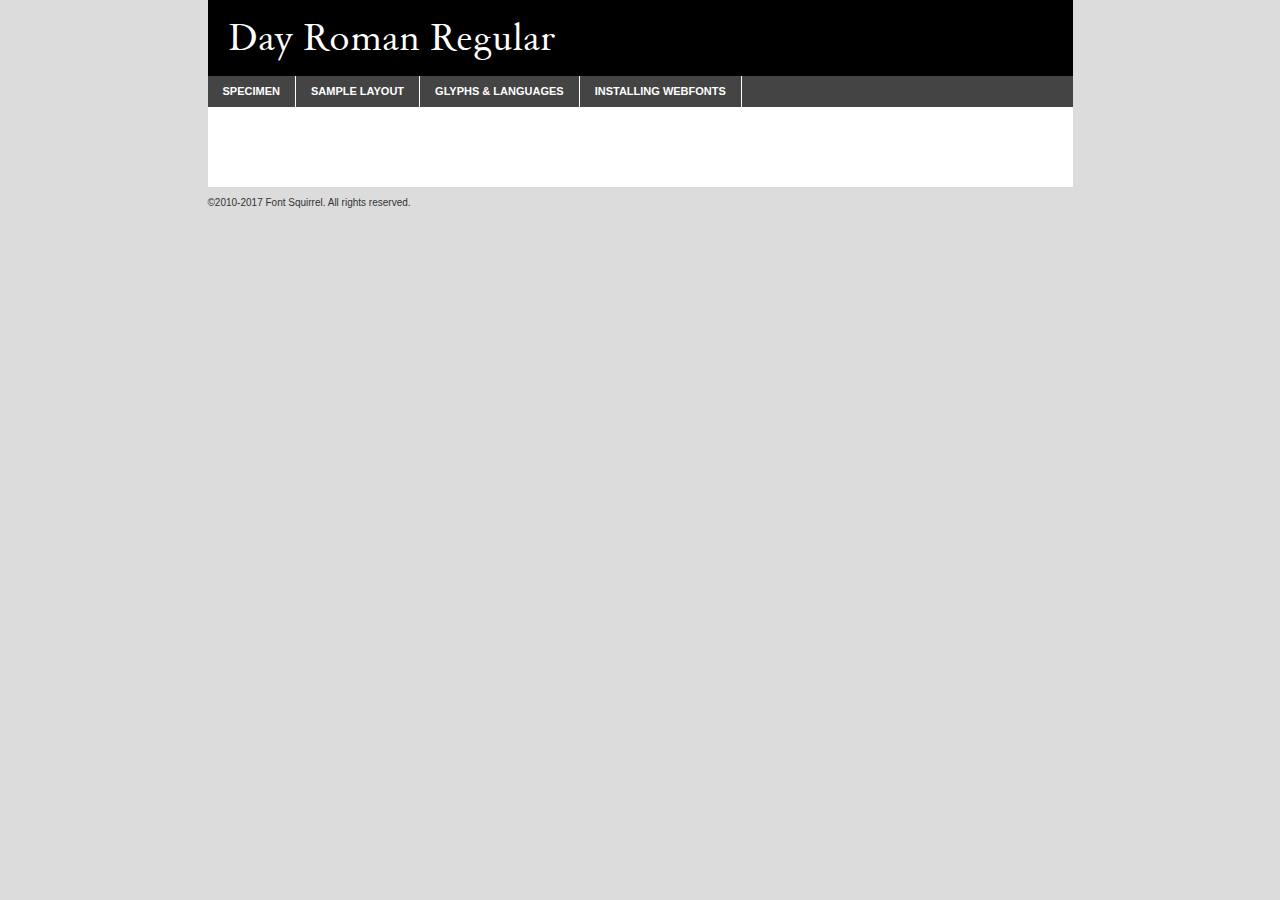
<file: police 1/dayrom-demo.html>
<!DOCTYPE html PUBLIC "-//W3C//DTD XHTML 1.0 Transitional//EN"
	"http://www.w3.org/TR/xhtml1/DTD/xhtml1-transitional.dtd">

<html xmlns="http://www.w3.org/1999/xhtml" xml:lang="en" lang="en">
<head>
	<meta http-equiv="Content-Type" content="text/html; charset=utf-8" />
	<script src="http://ajax.googleapis.com/ajax/libs/jquery/1.7.2/jquery.min.js" type="text/javascript" charset="utf-8"></script>
	<script type="text/javascript">
	(function($){$.fn.easyTabs=function(option){var param=jQuery.extend({fadeSpeed:"fast",defaultContent:1,activeClass:'active'},option);$(this).each(function(){var thisId="#"+this.id;if(param.defaultContent==''){param.defaultContent=1;}
	if(typeof param.defaultContent=="number")
	{var defaultTab=$(thisId+" .tabs li:eq("+(param.defaultContent-1)+") a").attr('href').substr(1);}else{var defaultTab=param.defaultContent;}
	$(thisId+" .tabs li a").each(function(){var tabToHide=$(this).attr('href').substr(1);$("#"+tabToHide).addClass('easytabs-tab-content');});hideAll();changeContent(defaultTab);function hideAll(){$(thisId+" .easytabs-tab-content").hide();}
	function changeContent(tabId){hideAll();$(thisId+" .tabs li").removeClass(param.activeClass);$(thisId+" .tabs li a[href=#"+tabId+"]").closest('li').addClass(param.activeClass);if(param.fadeSpeed!="none")
	{$(thisId+" #"+tabId).fadeIn(param.fadeSpeed);}else{$(thisId+" #"+tabId).show();}}
	$(thisId+" .tabs li").click(function(){var tabId=$(this).find('a').attr('href').substr(1);changeContent(tabId);return false;});});}})(jQuery);
	</script>
	<link rel="stylesheet" href="specimen_files/specimen_stylesheet.css" type="text/css" charset="utf-8" />
	<link rel="stylesheet" href="stylesheet.css" type="text/css" charset="utf-8" />

	<style type="text/css">
					body{
				font-family: 'day_romanregular';
							}
		</style>

	<title>Day Roman Regular Specimen</title>
	
	
	<script type="text/javascript" charset="utf-8">
		$(document).ready(function() {
			$('#container').easyTabs({defaultContent:1});
		});
	</script>
</head>

<body>
<div id="container">
	<div id="header">
		Day Roman Regular	</div>
	<ul class="tabs">
		<li><a href="#specimen">Specimen</a></li>
		<li><a href="#layout">Sample Layout</a></li>
				<li><a href="#glyphs">Glyphs &amp; Languages</a></li>
		<li><a href="#installing">Installing Webfonts</a></li>
		
	</ul>
	
	<div id="main_content">

		
			<div id="specimen">
		
				<div class="section">
					<div class="grid12 firstcol">
						<div class="huge">AaBb</div>
					</div>
				</div>
		
				<div class="section">
					<div class="glyph_range">A&#x200B;B&#x200b;C&#x200b;D&#x200b;E&#x200b;F&#x200b;G&#x200b;H&#x200b;I&#x200b;J&#x200b;K&#x200b;L&#x200b;M&#x200b;N&#x200b;O&#x200b;P&#x200b;Q&#x200b;R&#x200b;S&#x200b;T&#x200b;U&#x200b;V&#x200b;W&#x200b;X&#x200b;Y&#x200b;Z&#x200b;a&#x200b;b&#x200b;c&#x200b;d&#x200b;e&#x200b;f&#x200b;g&#x200b;h&#x200b;i&#x200b;j&#x200b;k&#x200b;l&#x200b;m&#x200b;n&#x200b;o&#x200b;p&#x200b;q&#x200b;r&#x200b;s&#x200b;t&#x200b;u&#x200b;v&#x200b;w&#x200b;x&#x200b;y&#x200b;z&#x200b;1&#x200b;2&#x200b;3&#x200b;4&#x200b;5&#x200b;6&#x200b;7&#x200b;8&#x200b;9&#x200b;0&#x200b;&amp;&#x200b;.&#x200b;,&#x200b;?&#x200b;!&#x200b;&#64;&#x200b;(&#x200b;)&#x200b;#&#x200b;$&#x200b;%&#x200b;*&#x200b;+&#x200b;-&#x200b;=&#x200b;:&#x200b;;</div>
				</div>
				<div class="section">
					<div class="grid12 firstcol">
						<table class="sample_table">
							<tr><td>10</td><td class="size10">abcdefghijklmnopqrstuvwxyzABCDEFGHIJKLMNOPQRSTUVWXYZ0123456789abcdefghijklmnopqrstuvwxyzABCDEFGHIJKLMNOPQRSTUVWXYZ0123456789abcdefghijklmnopqrstuvwxyzABCDEFGHIJKLMNOPQRSTUVWXYZ</td></tr>
							<tr><td>11</td><td class="size11">abcdefghijklmnopqrstuvwxyzABCDEFGHIJKLMNOPQRSTUVWXYZ0123456789abcdefghijklmnopqrstuvwxyzABCDEFGHIJKLMNOPQRSTUVWXYZ0123456789abcdefghijklmnopqrstuvwxyzABCDEFGHIJKLMNOPQRSTUVWXYZ</td></tr>
							<tr><td>12</td><td class="size12">abcdefghijklmnopqrstuvwxyzABCDEFGHIJKLMNOPQRSTUVWXYZ0123456789abcdefghijklmnopqrstuvwxyzABCDEFGHIJKLMNOPQRSTUVWXYZ0123456789abcdefghijklmnopqrstuvwxyzABCDEFGHIJKLMNOPQRSTUVWXYZ</td></tr>
							<tr><td>13</td><td class="size13">abcdefghijklmnopqrstuvwxyzABCDEFGHIJKLMNOPQRSTUVWXYZ0123456789abcdefghijklmnopqrstuvwxyzABCDEFGHIJKLMNOPQRSTUVWXYZ0123456789abcdefghijklmnopqrstuvwxyzABCDEFGHIJKLMNOPQRSTUVWXYZ</td></tr>
							<tr><td>14</td><td class="size14">abcdefghijklmnopqrstuvwxyzABCDEFGHIJKLMNOPQRSTUVWXYZ0123456789abcdefghijklmnopqrstuvwxyzABCDEFGHIJKLMNOPQRSTUVWXYZ0123456789abcdefghijklmnopqrstuvwxyzABCDEFGHIJKLMNOPQRSTUVWXYZ</td></tr>
							<tr><td>16</td><td class="size16">abcdefghijklmnopqrstuvwxyzABCDEFGHIJKLMNOPQRSTUVWXYZ0123456789abcdefghijklmnopqrstuvwxyzABCDEFGHIJKLMNOPQRSTUVWXYZ</td></tr>
							<tr><td>18</td><td class="size18">abcdefghijklmnopqrstuvwxyzABCDEFGHIJKLMNOPQRSTUVWXYZ0123456789abcdefghijklmnopqrstuvwxyzABCDEFGHIJKLMNOPQRSTUVWXYZ</td></tr>
							<tr><td>20</td><td class="size20">abcdefghijklmnopqrstuvwxyzABCDEFGHIJKLMNOPQRSTUVWXYZ0123456789abcdefghijklmnopqrstuvwxyzABCDEFGHIJKLMNOPQRSTUVWXYZ</td></tr>
							<tr><td>24</td><td class="size24">abcdefghijklmnopqrstuvwxyzABCDEFGHIJKLMNOPQRSTUVWXYZ0123456789abcdefghijklmnopqrstuvwxyzABCDEFGHIJKLMNOPQRSTUVWXYZ</td></tr>
							<tr><td>30</td><td class="size30">abcdefghijklmnopqrstuvwxyzABCDEFGHIJKLMNOPQRSTUVWXYZ0123456789abcdefghijklmnopqrstuvwxyzABCDEFGHIJKLMNOPQRSTUVWXYZ</td></tr>
							<tr><td>36</td><td class="size36">abcdefghijklmnopqrstuvwxyzABCDEFGHIJKLMNOPQRSTUVWXYZ0123456789abcdefghijklmnopqrstuvwxyzABCDEFGHIJKLMNOPQRSTUVWXYZ</td></tr>
							<tr><td>48</td><td class="size48">abcdefghijklmnopqrstuvwxyzABCDEFGHIJKLMNOPQRSTUVWXYZ0123456789abcdefghijklmnopqrstuvwxyzABCDEFGHIJKLMNOPQRSTUVWXYZ</td></tr>
							<tr><td>60</td><td class="size60">abcdefghijklmnopqrstuvwxyzABCDEFGHIJKLMNOPQRSTUVWXYZ0123456789abcdefghijklmnopqrstuvwxyzABCDEFGHIJKLMNOPQRSTUVWXYZ</td></tr>
							<tr><td>72</td><td class="size72">abcdefghijklmnopqrstuvwxyzABCDEFGHIJKLMNOPQRSTUVWXYZ0123456789abcdefghijklmnopqrstuvwxyzABCDEFGHIJKLMNOPQRSTUVWXYZ</td></tr>
							<tr><td>90</td><td class="size90">abcdefghijklmnopqrstuvwxyzABCDEFGHIJKLMNOPQRSTUVWXYZ0123456789abcdefghijklmnopqrstuvwxyzABCDEFGHIJKLMNOPQRSTUVWXYZ</td></tr>
						</table>
				
					</div>
			
				</div>
		
		
		
								<div class="section" id="bodycomparison">


										<div id="xheight">
				<div class="fontbody">&#x25FC;&#x25FC;&#x25FC;&#x25FC;&#x25FC;&#x25FC;&#x25FC;&#x25FC;&#x25FC;&#x25FC;&#x25FC;&#x25FC;&#x25FC;&#x25FC;&#x25FC;&#x25FC;&#x25FC;&#x25FC;&#x25FC;&#x25FC;&#x25FC;&#x25FC;&#x25FC;&#x25FC;&#x25FC;&#x25FC;&#x25FC;&#x25FC;&#x25FC;&#x25FC;&#x25FC;&#x25FC;&#x25FC;&#x25FC;&#x25FC;&#x25FC;&#x25FC;&#x25FC;&#x25FC;&#x25FC;&#x25FC;&#x25FC;&#x25FC;&#x25FC;&#x25FC;&#x25FC;&#x25FC;&#x25FC;&#x25FC;&#x25FC;&#x25FC;&#x25FC;&#x25FC;&#x25FC;&#x25FC;&#x25FC;&#x25FC;&#x25FC;&#x25FC;&#x25FC;&#x25FC;&#x25FC;&#x25FC;&#x25FC;&#x25FC;&#x25FC;&#x25FC;&#x25FC;&#x25FC;&#x25FC;&#x25FC;&#x25FC;&#x25FC;&#x25FC;&#x25FC;&#x25FC;&#x25FC;&#x25FC;&#x25FC;&#x25FC;&#x25FC;&#x25FC;&#x25FC;&#x25FC;&#x25FC;&#x25FC;&#x25FC;&#x25FC;&#x25FC;&#x25FC;&#x25FC;&#x25FC;&#x25FC;&#x25FC;&#x25FC;&#x25FC;&#x25FC;&#x25FC;&#x25FC;body</div><div class="arialbody">body</div><div class="verdanabody">body</div><div class="georgiabody">body</div></div>
										<div class="fontbody" style="z-index:1">
											body<span>Day Roman Regular</span>
										</div>
										<div class="arialbody" style="z-index:1">
											body<span>Arial</span>
										</div>
										<div class="verdanabody" style="z-index:1">
											body<span>Verdana</span>
										</div>
										<div class="georgiabody" style="z-index:1">
											body<span>Georgia</span>
										</div>



								</div>
		
		
				<div class="section psample psample_row1" id="">
					
					<div class="grid2 firstcol">
						<p class="size10"><span>10.</span>Aenean lacinia bibendum nulla sed consectetur. Fusce dapibus, tellus ac cursus commodo, tortor mauris condimentum nibh, ut fermentum massa justo sit amet risus. Nullam id dolor id nibh ultricies vehicula ut id elit. Cum sociis natoque penatibus et magnis dis parturient montes, nascetur ridiculus mus. Nulla vitae elit libero, a pharetra augue.</p>
			
					</div>
					<div class="grid3">
						<p class="size11"><span>11.</span>Aenean lacinia bibendum nulla sed consectetur. Fusce dapibus, tellus ac cursus commodo, tortor mauris condimentum nibh, ut fermentum massa justo sit amet risus. Nullam id dolor id nibh ultricies vehicula ut id elit. Cum sociis natoque penatibus et magnis dis parturient montes, nascetur ridiculus mus. Nulla vitae elit libero, a pharetra augue.</p>
			
					</div>
					<div class="grid3">
						<p class="size12"><span>12.</span>Aenean lacinia bibendum nulla sed consectetur. Fusce dapibus, tellus ac cursus commodo, tortor mauris condimentum nibh, ut fermentum massa justo sit amet risus. Nullam id dolor id nibh ultricies vehicula ut id elit. Cum sociis natoque penatibus et magnis dis parturient montes, nascetur ridiculus mus. Nulla vitae elit libero, a pharetra augue.</p>
			
					</div>
					<div class="grid4">
						<p class="size13"><span>13.</span>Aenean lacinia bibendum nulla sed consectetur. Fusce dapibus, tellus ac cursus commodo, tortor mauris condimentum nibh, ut fermentum massa justo sit amet risus. Nullam id dolor id nibh ultricies vehicula ut id elit. Cum sociis natoque penatibus et magnis dis parturient montes, nascetur ridiculus mus. Nulla vitae elit libero, a pharetra augue.</p>
			
					</div>
					<div class="white_blend"></div>
					
				</div>
				<div class="section psample psample_row2" id="">
					<div class="grid3 firstcol">
						<p class="size14"><span>14.</span>Aenean lacinia bibendum nulla sed consectetur. Fusce dapibus, tellus ac cursus commodo, tortor mauris condimentum nibh, ut fermentum massa justo sit amet risus. Nullam id dolor id nibh ultricies vehicula ut id elit. Cum sociis natoque penatibus et magnis dis parturient montes, nascetur ridiculus mus. Nulla vitae elit libero, a pharetra augue.</p>
			
					</div>
					<div class="grid4">
						<p class="size16"><span>16.</span>Aenean lacinia bibendum nulla sed consectetur. Fusce dapibus, tellus ac cursus commodo, tortor mauris condimentum nibh, ut fermentum massa justo sit amet risus. Nullam id dolor id nibh ultricies vehicula ut id elit. Cum sociis natoque penatibus et magnis dis parturient montes, nascetur ridiculus mus. Nulla vitae elit libero, a pharetra augue.</p>
			
					</div>
					<div class="grid5">
						<p class="size18"><span>18.</span>Aenean lacinia bibendum nulla sed consectetur. Fusce dapibus, tellus ac cursus commodo, tortor mauris condimentum nibh, ut fermentum massa justo sit amet risus. Nullam id dolor id nibh ultricies vehicula ut id elit. Cum sociis natoque penatibus et magnis dis parturient montes, nascetur ridiculus mus. Nulla vitae elit libero, a pharetra augue.</p>
			
					</div>

					<div class="white_blend"></div>

				</div>
				
				<div class="section psample psample_row3" id="">
					<div class="grid5 firstcol">
						<p class="size20"><span>20.</span>Aenean lacinia bibendum nulla sed consectetur. Fusce dapibus, tellus ac cursus commodo, tortor mauris condimentum nibh, ut fermentum massa justo sit amet risus. Nullam id dolor id nibh ultricies vehicula ut id elit. Cum sociis natoque penatibus et magnis dis parturient montes, nascetur ridiculus mus. Nulla vitae elit libero, a pharetra augue.</p>
					</div>
					<div class="grid7">
						<p class="size24"><span>24.</span>Aenean lacinia bibendum nulla sed consectetur. Fusce dapibus, tellus ac cursus commodo, tortor mauris condimentum nibh, ut fermentum massa justo sit amet risus. Nullam id dolor id nibh ultricies vehicula ut id elit. Cum sociis natoque penatibus et magnis dis parturient montes, nascetur ridiculus mus. Nulla vitae elit libero, a pharetra augue.</p>
					</div>
					
					<div class="white_blend"></div>
					
				</div>
				
				<div class="section psample psample_row4" id="">
					<div class="grid12 firstcol">
						<p class="size30"><span>30.</span>Aenean lacinia bibendum nulla sed consectetur. Fusce dapibus, tellus ac cursus commodo, tortor mauris condimentum nibh, ut fermentum massa justo sit amet risus. Nullam id dolor id nibh ultricies vehicula ut id elit. Cum sociis natoque penatibus et magnis dis parturient montes, nascetur ridiculus mus. Nulla vitae elit libero, a pharetra augue.</p>
					</div>
					<div class="white_blend"></div>
					
				</div>
				
				
				
				<div class="section psample psample_row1 fullreverse">
					<div class="grid2 firstcol">
						<p class="size10"><span>10.</span>Aenean lacinia bibendum nulla sed consectetur. Fusce dapibus, tellus ac cursus commodo, tortor mauris condimentum nibh, ut fermentum massa justo sit amet risus. Nullam id dolor id nibh ultricies vehicula ut id elit. Cum sociis natoque penatibus et magnis dis parturient montes, nascetur ridiculus mus. Nulla vitae elit libero, a pharetra augue.</p>
			
					</div>
					<div class="grid3">
						<p class="size11"><span>11.</span>Aenean lacinia bibendum nulla sed consectetur. Fusce dapibus, tellus ac cursus commodo, tortor mauris condimentum nibh, ut fermentum massa justo sit amet risus. Nullam id dolor id nibh ultricies vehicula ut id elit. Cum sociis natoque penatibus et magnis dis parturient montes, nascetur ridiculus mus. Nulla vitae elit libero, a pharetra augue.</p>
			
					</div>
					<div class="grid3">
						<p class="size12"><span>12.</span>Aenean lacinia bibendum nulla sed consectetur. Fusce dapibus, tellus ac cursus commodo, tortor mauris condimentum nibh, ut fermentum massa justo sit amet risus. Nullam id dolor id nibh ultricies vehicula ut id elit. Cum sociis natoque penatibus et magnis dis parturient montes, nascetur ridiculus mus. Nulla vitae elit libero, a pharetra augue.</p>
			
					</div>
					<div class="grid4">
						<p class="size13"><span>13.</span>Aenean lacinia bibendum nulla sed consectetur. Fusce dapibus, tellus ac cursus commodo, tortor mauris condimentum nibh, ut fermentum massa justo sit amet risus. Nullam id dolor id nibh ultricies vehicula ut id elit. Cum sociis natoque penatibus et magnis dis parturient montes, nascetur ridiculus mus. Nulla vitae elit libero, a pharetra augue.</p>
			
					</div>
					<div class="black_blend"></div>
					
				</div>
				
				<div class="section psample psample_row2 fullreverse">
					<div class="grid3 firstcol">
						<p class="size14"><span>14.</span>Aenean lacinia bibendum nulla sed consectetur. Fusce dapibus, tellus ac cursus commodo, tortor mauris condimentum nibh, ut fermentum massa justo sit amet risus. Nullam id dolor id nibh ultricies vehicula ut id elit. Cum sociis natoque penatibus et magnis dis parturient montes, nascetur ridiculus mus. Nulla vitae elit libero, a pharetra augue.</p>
			
					</div>
					<div class="grid4">
						<p class="size16"><span>16.</span>Aenean lacinia bibendum nulla sed consectetur. Fusce dapibus, tellus ac cursus commodo, tortor mauris condimentum nibh, ut fermentum massa justo sit amet risus. Nullam id dolor id nibh ultricies vehicula ut id elit. Cum sociis natoque penatibus et magnis dis parturient montes, nascetur ridiculus mus. Nulla vitae elit libero, a pharetra augue.</p>
			
					</div>
					<div class="grid5">
						<p class="size18"><span>18.</span>Aenean lacinia bibendum nulla sed consectetur. Fusce dapibus, tellus ac cursus commodo, tortor mauris condimentum nibh, ut fermentum massa justo sit amet risus. Nullam id dolor id nibh ultricies vehicula ut id elit. Cum sociis natoque penatibus et magnis dis parturient montes, nascetur ridiculus mus. Nulla vitae elit libero, a pharetra augue.</p>
			
					</div>
					<div class="black_blend"></div>

				</div>
				
				<div class="section psample fullreverse psample_row3" id="">
					<div class="grid5 firstcol">
						<p class="size20"><span>20.</span>Aenean lacinia bibendum nulla sed consectetur. Fusce dapibus, tellus ac cursus commodo, tortor mauris condimentum nibh, ut fermentum massa justo sit amet risus. Nullam id dolor id nibh ultricies vehicula ut id elit. Cum sociis natoque penatibus et magnis dis parturient montes, nascetur ridiculus mus. Nulla vitae elit libero, a pharetra augue.</p>
					</div>
					<div class="grid7">
						<p class="size24"><span>24.</span>Aenean lacinia bibendum nulla sed consectetur. Fusce dapibus, tellus ac cursus commodo, tortor mauris condimentum nibh, ut fermentum massa justo sit amet risus. Nullam id dolor id nibh ultricies vehicula ut id elit. Cum sociis natoque penatibus et magnis dis parturient montes, nascetur ridiculus mus. Nulla vitae elit libero, a pharetra augue.</p>
					</div>
					
					<div class="black_blend"></div>
					
				</div>
				
				<div class="section psample fullreverse psample_row4" id="" style="border-bottom: 20px #000 solid;">
					<div class="grid12 firstcol">
						<p class="size30"><span>30.</span>Aenean lacinia bibendum nulla sed consectetur. Fusce dapibus, tellus ac cursus commodo, tortor mauris condimentum nibh, ut fermentum massa justo sit amet risus. Nullam id dolor id nibh ultricies vehicula ut id elit. Cum sociis natoque penatibus et magnis dis parturient montes, nascetur ridiculus mus. Nulla vitae elit libero, a pharetra augue.</p>
					</div>
					<div class="black_blend"></div>
					
				</div>
				
				
				
				
			</div>
			
			<div id="layout">
				
				<div class="section">
					
					<div class="grid12 firstcol">
						<h1>Lorem Ipsum Dolor</h1>
						<h2>Etiam porta sem malesuada magna mollis euismod</h2>
						
						<p class="byline">By <a href="#link">Aenean Lacinia</a></p>
					</div>
				</div>
				<div class="section">
					<div class="grid8 firstcol">
						<p class="large">Donec sed odio dui. Morbi leo risus, porta ac consectetur ac, vestibulum at eros. Fusce dapibus, tellus ac cursus commodo, tortor mauris condimentum nibh, ut fermentum massa justo sit amet risus. </p>

						
						<h3>Pellentesque ornare sem</h3>

						<p>Maecenas sed diam eget risus varius blandit sit amet non magna. Maecenas faucibus mollis interdum. Donec ullamcorper nulla non metus auctor fringilla. Nullam id dolor id nibh ultricies vehicula ut id elit. Nullam id dolor id nibh ultricies vehicula ut id elit. </p>

						<p>Aenean eu leo quam. Pellentesque ornare sem lacinia quam venenatis vestibulum. Lorem ipsum dolor sit amet, consectetur adipiscing elit. Cum sociis natoque penatibus et magnis dis parturient montes, nascetur ridiculus mus. </p>

						<p>Nulla vitae elit libero, a pharetra augue. Praesent commodo cursus magna, vel scelerisque nisl consectetur et. Aenean lacinia bibendum nulla sed consectetur. </p>

						<p>Nullam quis risus eget urna mollis ornare vel eu leo. Nullam quis risus eget urna mollis ornare vel eu leo. Maecenas sed diam eget risus varius blandit sit amet non magna. Donec ullamcorper nulla non metus auctor fringilla. </p>

						<h3>Cras mattis consectetur</h3>

						<p>Aenean eu leo quam. Pellentesque ornare sem lacinia quam venenatis vestibulum. Aenean lacinia bibendum nulla sed consectetur. Integer posuere erat a ante venenatis dapibus posuere velit aliquet. Cras mattis consectetur purus sit amet fermentum. </p>

						<p>Nullam id dolor id nibh ultricies vehicula ut id elit. Nullam quis risus eget urna mollis ornare vel eu leo. Cras mattis consectetur purus sit amet fermentum.</p>
					</div>
					
					<div class="grid4 sidebar">
						
						<div class="box reverse">
							<p class="last">Nullam quis risus eget urna mollis ornare vel eu leo. Donec ullamcorper nulla non metus auctor fringilla. Cras mattis consectetur purus sit amet fermentum. Sed posuere consectetur est at lobortis. Lorem ipsum dolor sit amet, consectetur adipiscing elit. </p>
						</div>
						
						<p class="caption">Maecenas sed diam eget risus varius.</p>

						<p>Vestibulum id ligula porta felis euismod semper. Integer posuere erat a ante venenatis dapibus posuere velit aliquet. Vestibulum id ligula porta felis euismod semper. Sed posuere consectetur est at lobortis. Maecenas sed diam eget risus varius blandit sit amet non magna. Fusce dapibus, tellus ac cursus commodo, tortor mauris condimentum nibh, ut fermentum massa justo sit amet risus. </p>

					

						<p>Duis mollis, est non commodo luctus, nisi erat porttitor ligula, eget lacinia odio sem nec elit. Aenean lacinia bibendum nulla sed consectetur. Vivamus sagittis lacus vel augue laoreet rutrum faucibus dolor auctor. Aenean lacinia bibendum nulla sed consectetur. Nullam quis risus eget urna mollis ornare vel eu leo. </p>

						<p>Praesent commodo cursus magna, vel scelerisque nisl consectetur et. Donec ullamcorper nulla non metus auctor fringilla. Maecenas faucibus mollis interdum. Fusce dapibus, tellus ac cursus commodo, tortor mauris condimentum nibh, ut fermentum massa justo sit amet risus. </p>

					</div>
				</div>
				
			</div>


			



		<div id="glyphs">
			<div class="section">
				<div class="grid12 firstcol">
			
				<h1>Language Support</h1>
				<p>The subset of Day Roman Regular in this kit supports the following languages:<br />
			
					Albanian, Basque, Breton, Chamorro, Danish, Dutch, English, Faroese, Finnish, French, Frisian, Galician, German, Icelandic, Italian, Malagasy, Norwegian, Portuguese, Spanish, Alsatian, Aragonese, Arapaho, Arrernte, Asturian, Aymara, Bislama, Cebuano, Corsican, Fijian, French_creole, Genoese, Gilbertese, Greenlandic, Haitian_creole, Hiligaynon, Hmong, Hopi, Ibanag, Iloko_ilokano, Indonesian, Interglossa_glosa, Interlingua, Irish_gaelic, Jerriais, Lojban, Lombard, Luxembourgeois, Manx, Mohawk, Norfolk_pitcairnese, Occitan, Oromo, Pangasinan, Papiamento, Piedmontese, Potawatomi, Rhaeto-romance, Romansh, Rotokas, Sami_lule, Samoan, Sardinian, Scots_gaelic, Seychelles_creole, Shona, Sicilian, Somali, Southern_ndebele, Swahili, Swati_swazi, Tagalog_filipino_pilipino, Tetum, Tok_pisin, Uyghur_latinized, Volapuk, Walloon, Warlpiri, Xhosa, Yapese, Zulu, Latinbasic, Ubasic, Demo				</p>
				<h1>Glyph Chart</h1>
				<p>The subset of Day Roman Regular in this kit includes all the glyphs listed below. Unicode entities are included above each glyph to help you insert individual characters into your layout.</p>
				<div id="glyph_chart">
			
																				 <div><p>&amp;#13;</p>&#13;</div>
																				 <div><p>&amp;#32;</p>&#32;</div>
																				 <div><p>&amp;#33;</p>&#33;</div>
																				 <div><p>&amp;#34;</p>&#34;</div>
																				 <div><p>&amp;#35;</p>&#35;</div>
																				 <div><p>&amp;#36;</p>&#36;</div>
																				 <div><p>&amp;#37;</p>&#37;</div>
																				 <div><p>&amp;#38;</p>&#38;</div>
																				 <div><p>&amp;#39;</p>&#39;</div>
																				 <div><p>&amp;#40;</p>&#40;</div>
																				 <div><p>&amp;#41;</p>&#41;</div>
																				 <div><p>&amp;#42;</p>&#42;</div>
																				 <div><p>&amp;#43;</p>&#43;</div>
																				 <div><p>&amp;#44;</p>&#44;</div>
																				 <div><p>&amp;#45;</p>&#45;</div>
																				 <div><p>&amp;#46;</p>&#46;</div>
																				 <div><p>&amp;#47;</p>&#47;</div>
																				 <div><p>&amp;#48;</p>&#48;</div>
																				 <div><p>&amp;#49;</p>&#49;</div>
																				 <div><p>&amp;#50;</p>&#50;</div>
																				 <div><p>&amp;#51;</p>&#51;</div>
																				 <div><p>&amp;#52;</p>&#52;</div>
																				 <div><p>&amp;#53;</p>&#53;</div>
																				 <div><p>&amp;#54;</p>&#54;</div>
																				 <div><p>&amp;#55;</p>&#55;</div>
																				 <div><p>&amp;#56;</p>&#56;</div>
																				 <div><p>&amp;#57;</p>&#57;</div>
																				 <div><p>&amp;#58;</p>&#58;</div>
																				 <div><p>&amp;#59;</p>&#59;</div>
																				 <div><p>&amp;#60;</p>&#60;</div>
																				 <div><p>&amp;#61;</p>&#61;</div>
																				 <div><p>&amp;#62;</p>&#62;</div>
																				 <div><p>&amp;#63;</p>&#63;</div>
																				 <div><p>&amp;#64;</p>&#64;</div>
																				 <div><p>&amp;#65;</p>&#65;</div>
																				 <div><p>&amp;#66;</p>&#66;</div>
																				 <div><p>&amp;#67;</p>&#67;</div>
																				 <div><p>&amp;#68;</p>&#68;</div>
																				 <div><p>&amp;#69;</p>&#69;</div>
																				 <div><p>&amp;#70;</p>&#70;</div>
																				 <div><p>&amp;#71;</p>&#71;</div>
																				 <div><p>&amp;#72;</p>&#72;</div>
																				 <div><p>&amp;#73;</p>&#73;</div>
																				 <div><p>&amp;#74;</p>&#74;</div>
																				 <div><p>&amp;#75;</p>&#75;</div>
																				 <div><p>&amp;#76;</p>&#76;</div>
																				 <div><p>&amp;#77;</p>&#77;</div>
																				 <div><p>&amp;#78;</p>&#78;</div>
																				 <div><p>&amp;#79;</p>&#79;</div>
																				 <div><p>&amp;#80;</p>&#80;</div>
																				 <div><p>&amp;#81;</p>&#81;</div>
																				 <div><p>&amp;#82;</p>&#82;</div>
																				 <div><p>&amp;#83;</p>&#83;</div>
																				 <div><p>&amp;#84;</p>&#84;</div>
																				 <div><p>&amp;#85;</p>&#85;</div>
																				 <div><p>&amp;#86;</p>&#86;</div>
																				 <div><p>&amp;#87;</p>&#87;</div>
																				 <div><p>&amp;#88;</p>&#88;</div>
																				 <div><p>&amp;#89;</p>&#89;</div>
																				 <div><p>&amp;#90;</p>&#90;</div>
																				 <div><p>&amp;#91;</p>&#91;</div>
																				 <div><p>&amp;#92;</p>&#92;</div>
																				 <div><p>&amp;#93;</p>&#93;</div>
																				 <div><p>&amp;#94;</p>&#94;</div>
																				 <div><p>&amp;#95;</p>&#95;</div>
																				 <div><p>&amp;#96;</p>&#96;</div>
																				 <div><p>&amp;#97;</p>&#97;</div>
																				 <div><p>&amp;#98;</p>&#98;</div>
																				 <div><p>&amp;#99;</p>&#99;</div>
																				 <div><p>&amp;#100;</p>&#100;</div>
																				 <div><p>&amp;#101;</p>&#101;</div>
																				 <div><p>&amp;#102;</p>&#102;</div>
																				 <div><p>&amp;#103;</p>&#103;</div>
																				 <div><p>&amp;#104;</p>&#104;</div>
																				 <div><p>&amp;#105;</p>&#105;</div>
																				 <div><p>&amp;#106;</p>&#106;</div>
																				 <div><p>&amp;#107;</p>&#107;</div>
																				 <div><p>&amp;#108;</p>&#108;</div>
																				 <div><p>&amp;#109;</p>&#109;</div>
																				 <div><p>&amp;#110;</p>&#110;</div>
																				 <div><p>&amp;#111;</p>&#111;</div>
																				 <div><p>&amp;#112;</p>&#112;</div>
																				 <div><p>&amp;#113;</p>&#113;</div>
																				 <div><p>&amp;#114;</p>&#114;</div>
																				 <div><p>&amp;#115;</p>&#115;</div>
																				 <div><p>&amp;#116;</p>&#116;</div>
																				 <div><p>&amp;#117;</p>&#117;</div>
																				 <div><p>&amp;#118;</p>&#118;</div>
																				 <div><p>&amp;#119;</p>&#119;</div>
																				 <div><p>&amp;#120;</p>&#120;</div>
																				 <div><p>&amp;#121;</p>&#121;</div>
																				 <div><p>&amp;#122;</p>&#122;</div>
																				 <div><p>&amp;#123;</p>&#123;</div>
																				 <div><p>&amp;#124;</p>&#124;</div>
																				 <div><p>&amp;#125;</p>&#125;</div>
																				 <div><p>&amp;#126;</p>&#126;</div>
																				 <div><p>&amp;#160;</p>&#160;</div>
																				 <div><p>&amp;#161;</p>&#161;</div>
																				 <div><p>&amp;#162;</p>&#162;</div>
																				 <div><p>&amp;#163;</p>&#163;</div>
																				 <div><p>&amp;#164;</p>&#164;</div>
																				 <div><p>&amp;#165;</p>&#165;</div>
																				 <div><p>&amp;#166;</p>&#166;</div>
																				 <div><p>&amp;#167;</p>&#167;</div>
																				 <div><p>&amp;#168;</p>&#168;</div>
																				 <div><p>&amp;#169;</p>&#169;</div>
																				 <div><p>&amp;#170;</p>&#170;</div>
																				 <div><p>&amp;#171;</p>&#171;</div>
																				 <div><p>&amp;#172;</p>&#172;</div>
																				 <div><p>&amp;#173;</p>&#173;</div>
																				 <div><p>&amp;#174;</p>&#174;</div>
																				 <div><p>&amp;#175;</p>&#175;</div>
																				 <div><p>&amp;#176;</p>&#176;</div>
																				 <div><p>&amp;#177;</p>&#177;</div>
																				 <div><p>&amp;#178;</p>&#178;</div>
																				 <div><p>&amp;#179;</p>&#179;</div>
																				 <div><p>&amp;#180;</p>&#180;</div>
																				 <div><p>&amp;#181;</p>&#181;</div>
																				 <div><p>&amp;#182;</p>&#182;</div>
																				 <div><p>&amp;#184;</p>&#184;</div>
																				 <div><p>&amp;#185;</p>&#185;</div>
																				 <div><p>&amp;#186;</p>&#186;</div>
																				 <div><p>&amp;#187;</p>&#187;</div>
																				 <div><p>&amp;#188;</p>&#188;</div>
																				 <div><p>&amp;#189;</p>&#189;</div>
																				 <div><p>&amp;#190;</p>&#190;</div>
																				 <div><p>&amp;#191;</p>&#191;</div>
																				 <div><p>&amp;#192;</p>&#192;</div>
																				 <div><p>&amp;#193;</p>&#193;</div>
																				 <div><p>&amp;#194;</p>&#194;</div>
																				 <div><p>&amp;#195;</p>&#195;</div>
																				 <div><p>&amp;#196;</p>&#196;</div>
																				 <div><p>&amp;#197;</p>&#197;</div>
																				 <div><p>&amp;#198;</p>&#198;</div>
																				 <div><p>&amp;#199;</p>&#199;</div>
																				 <div><p>&amp;#200;</p>&#200;</div>
																				 <div><p>&amp;#201;</p>&#201;</div>
																				 <div><p>&amp;#202;</p>&#202;</div>
																				 <div><p>&amp;#203;</p>&#203;</div>
																				 <div><p>&amp;#204;</p>&#204;</div>
																				 <div><p>&amp;#205;</p>&#205;</div>
																				 <div><p>&amp;#206;</p>&#206;</div>
																				 <div><p>&amp;#207;</p>&#207;</div>
																				 <div><p>&amp;#208;</p>&#208;</div>
																				 <div><p>&amp;#209;</p>&#209;</div>
																				 <div><p>&amp;#210;</p>&#210;</div>
																				 <div><p>&amp;#211;</p>&#211;</div>
																				 <div><p>&amp;#212;</p>&#212;</div>
																				 <div><p>&amp;#213;</p>&#213;</div>
																				 <div><p>&amp;#214;</p>&#214;</div>
																				 <div><p>&amp;#215;</p>&#215;</div>
																				 <div><p>&amp;#216;</p>&#216;</div>
																				 <div><p>&amp;#217;</p>&#217;</div>
																				 <div><p>&amp;#218;</p>&#218;</div>
																				 <div><p>&amp;#219;</p>&#219;</div>
																				 <div><p>&amp;#220;</p>&#220;</div>
																				 <div><p>&amp;#221;</p>&#221;</div>
																				 <div><p>&amp;#222;</p>&#222;</div>
																				 <div><p>&amp;#223;</p>&#223;</div>
																				 <div><p>&amp;#224;</p>&#224;</div>
																				 <div><p>&amp;#225;</p>&#225;</div>
																				 <div><p>&amp;#226;</p>&#226;</div>
																				 <div><p>&amp;#227;</p>&#227;</div>
																				 <div><p>&amp;#228;</p>&#228;</div>
																				 <div><p>&amp;#229;</p>&#229;</div>
																				 <div><p>&amp;#230;</p>&#230;</div>
																				 <div><p>&amp;#231;</p>&#231;</div>
																				 <div><p>&amp;#232;</p>&#232;</div>
																				 <div><p>&amp;#233;</p>&#233;</div>
																				 <div><p>&amp;#234;</p>&#234;</div>
																				 <div><p>&amp;#235;</p>&#235;</div>
																				 <div><p>&amp;#236;</p>&#236;</div>
																				 <div><p>&amp;#237;</p>&#237;</div>
																				 <div><p>&amp;#238;</p>&#238;</div>
																				 <div><p>&amp;#239;</p>&#239;</div>
																				 <div><p>&amp;#240;</p>&#240;</div>
																				 <div><p>&amp;#241;</p>&#241;</div>
																				 <div><p>&amp;#242;</p>&#242;</div>
																				 <div><p>&amp;#243;</p>&#243;</div>
																				 <div><p>&amp;#244;</p>&#244;</div>
																				 <div><p>&amp;#245;</p>&#245;</div>
																				 <div><p>&amp;#246;</p>&#246;</div>
																				 <div><p>&amp;#247;</p>&#247;</div>
																				 <div><p>&amp;#248;</p>&#248;</div>
																				 <div><p>&amp;#249;</p>&#249;</div>
																				 <div><p>&amp;#250;</p>&#250;</div>
																				 <div><p>&amp;#251;</p>&#251;</div>
																				 <div><p>&amp;#252;</p>&#252;</div>
																				 <div><p>&amp;#253;</p>&#253;</div>
																				 <div><p>&amp;#254;</p>&#254;</div>
																				 <div><p>&amp;#255;</p>&#255;</div>
																				 <div><p>&amp;#338;</p>&#338;</div>
																				 <div><p>&amp;#339;</p>&#339;</div>
																				 <div><p>&amp;#376;</p>&#376;</div>
																				 <div><p>&amp;#710;</p>&#710;</div>
																				 <div><p>&amp;#732;</p>&#732;</div>
																				 <div><p>&amp;#8192;</p>&#8192;</div>
																				 <div><p>&amp;#8193;</p>&#8193;</div>
																				 <div><p>&amp;#8194;</p>&#8194;</div>
																				 <div><p>&amp;#8195;</p>&#8195;</div>
																				 <div><p>&amp;#8196;</p>&#8196;</div>
																				 <div><p>&amp;#8197;</p>&#8197;</div>
																				 <div><p>&amp;#8198;</p>&#8198;</div>
																				 <div><p>&amp;#8199;</p>&#8199;</div>
																				 <div><p>&amp;#8200;</p>&#8200;</div>
																				 <div><p>&amp;#8201;</p>&#8201;</div>
																				 <div><p>&amp;#8202;</p>&#8202;</div>
																				 <div><p>&amp;#8208;</p>&#8208;</div>
																				 <div><p>&amp;#8209;</p>&#8209;</div>
																				 <div><p>&amp;#8210;</p>&#8210;</div>
																				 <div><p>&amp;#8211;</p>&#8211;</div>
																				 <div><p>&amp;#8212;</p>&#8212;</div>
																				 <div><p>&amp;#8216;</p>&#8216;</div>
																				 <div><p>&amp;#8217;</p>&#8217;</div>
																				 <div><p>&amp;#8218;</p>&#8218;</div>
																				 <div><p>&amp;#8220;</p>&#8220;</div>
																				 <div><p>&amp;#8221;</p>&#8221;</div>
																				 <div><p>&amp;#8222;</p>&#8222;</div>
																				 <div><p>&amp;#8226;</p>&#8226;</div>
																				 <div><p>&amp;#8230;</p>&#8230;</div>
																				 <div><p>&amp;#8239;</p>&#8239;</div>
																				 <div><p>&amp;#8249;</p>&#8249;</div>
																				 <div><p>&amp;#8250;</p>&#8250;</div>
																				 <div><p>&amp;#8287;</p>&#8287;</div>
																				 <div><p>&amp;#8364;</p>&#8364;</div>
																				 <div><p>&amp;#8482;</p>&#8482;</div>
																				 <div><p>&amp;#9724;</p>&#9724;</div>
																				 <div><p>&amp;#64257;</p>&#64257;</div>
																				 <div><p>&amp;#64258;</p>&#64258;</div>
																				 <div><p>&amp;#64259;</p>&#64259;</div>
																				 <div><p>&amp;#64260;</p>&#64260;</div>
																																						</div>	
				</div>
		
		
			</div>
		</div>
		
		
		<div id="specs">
			
		</div>
	
		<div id="installing">
			<div class="section">
				<div class="grid7 firstcol">
					<h1>Installing Webfonts</h1>
					
					<p>Webfonts are supported by all major browser platforms but not all in the same way. There are currently four different font formats that must be included in order to target all browsers. This includes TTF, WOFF, EOT and SVG.</p>
					
					<h2>1. Upload your webfonts</h2>
					<p>You must upload your webfont kit to your website. They should be in or near the same directory as your CSS files.</p>
					
					<h2>2. Include the webfont stylesheet</h2>
					<p>A special CSS @font-face declaration helps the various browsers select the appropriate font it needs without causing you a bunch of headaches. Learn more about this syntax by reading the <a href="https://www.fontspring.com/blog/further-hardening-of-the-bulletproof-syntax">Fontspring blog post</a> about it. The code for it is as follows:</p>


<code>
@font-face{ 
	font-family: 'MyWebFont';
	src: url('WebFont.eot');
	src: url('WebFont.eot?#iefix') format('embedded-opentype'),
	     url('WebFont.woff') format('woff'),
	     url('WebFont.ttf') format('truetype'),
	     url('WebFont.svg#webfont') format('svg');
}
</code>

	<p>We've already gone ahead and generated the code for you. All you have to do is link to the stylesheet in your HTML, like this:</p>
	<code>&lt;link rel=&quot;stylesheet&quot; href=&quot;stylesheet.css&quot; type=&quot;text/css&quot; charset=&quot;utf-8&quot; /&gt;</code>

					<h2>3. Modify your own stylesheet</h2>
					<p>To take advantage of your new fonts, you must tell your stylesheet to use them. Look at the original @font-face declaration above and find the property called "font-family." The name linked there will be what you use to reference the font. Prepend that webfont name to the font stack in the "font-family" property, inside the selector you want to change. For example:</p>
<code>p { font-family: 'WebFont', Arial, sans-serif; }</code>

<h2>4. Test</h2>
<p>Getting webfonts to work cross-browser <em>can</em> be tricky. Use the information in the sidebar to help you if you find that fonts aren't loading in a particular browser.</p>
				</div>
				
				<div class="grid5 sidebar">
					<div class="box">
						<h2>Troubleshooting<br />Font-Face Problems</h2>
						<p>Having trouble getting your webfonts to load in your new website? Here are some tips to sort out what might be the problem.</p>

						<h3>Fonts not showing in any browser</h3>

						<p>This sounds like you need to work on the plumbing. You either did not upload the fonts to the correct directory, or you did not link the fonts properly in the CSS. If you've confirmed that all this is correct and you still have a problem, take a look at your .htaccess file and see if requests are getting intercepted.</p>

						<h3>Fonts not loading in iPhone or iPad</h3>

						<p>The most common problem here is that you are serving the fonts from an IIS server. IIS refuses to serve files that have unknown MIME types. If that is the case, you must set the MIME type for SVG to "image/svg+xml" in the server settings. Follow these instructions from Microsoft if you need help.</p>

						<h3>Fonts not loading in Firefox</h3>

						<p>The primary reason for this failure? You are still using a version Firefox older than 3.5. So upgrade already! If that isn't it, then you are very likely serving fonts from a different domain. Firefox requires that all font assets be served from the same domain. Lastly it is possible that you need to add WOFF to your list of MIME types (if you are serving via IIS.)</p>

						<h3>Fonts not loading in IE</h3>

						<p>Are you looking at Internet Explorer on an actual Windows machine or are you cheating by using a service like Adobe BrowserLab? Many of these screenshot services do not render @font-face for IE. Best to test it on a real machine.</p>

						<h3>Fonts not loading in IE9</h3>

						<p>IE9, like Firefox, requires that fonts be served from the same domain as the website. Make sure that is the case.</p>
					</div>
				</div>
			</div>
			
		</div>
	
	</div>
	<div id="footer">
		<p>&copy;2010-2017 Font Squirrel. All rights reserved.</p>
	</div>
</div>
</body>
</html>
</file>
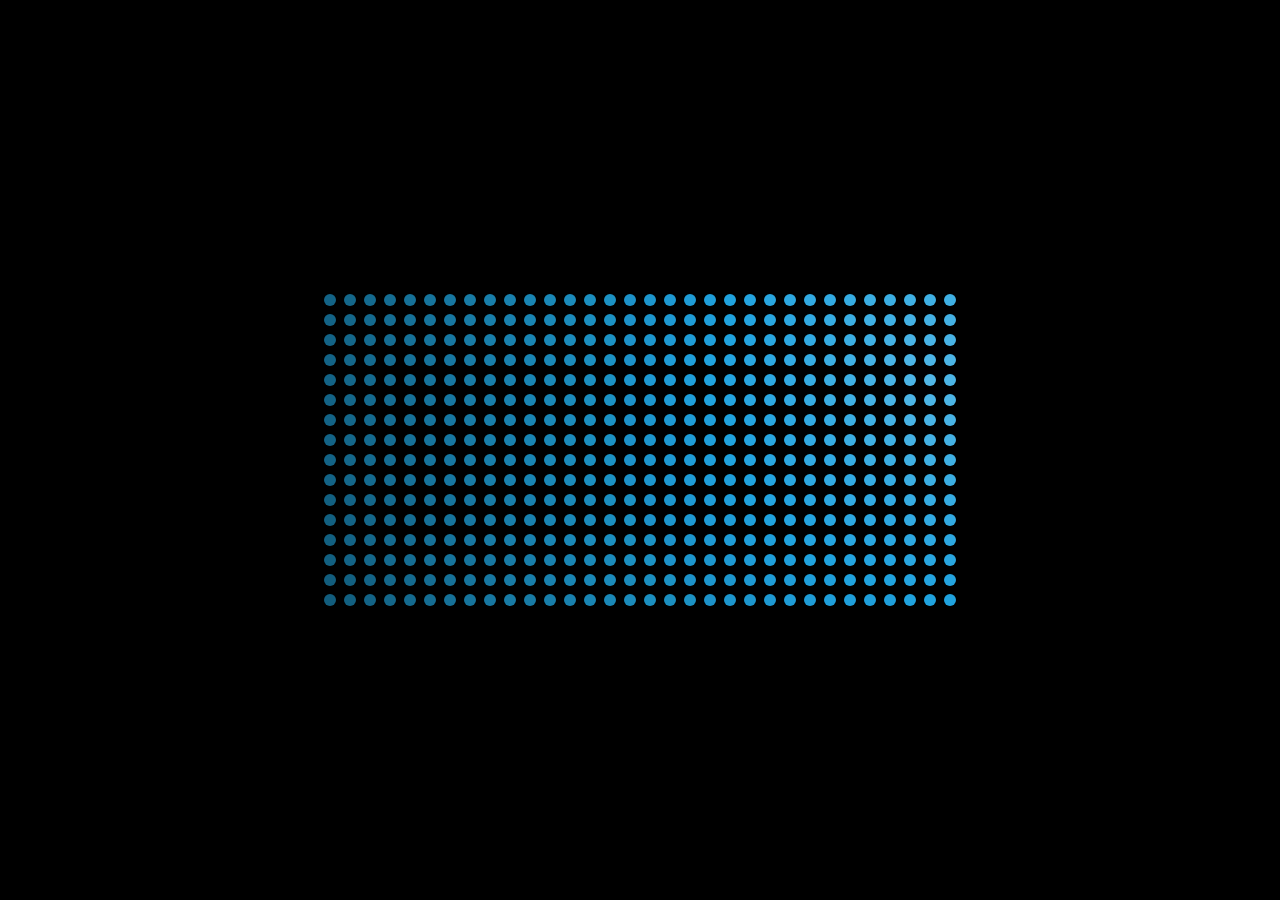
<file: assets/anime-master/documentation/examples/advanced-staggering-2.html>
<!DOCTYPE html>
<html>
<head>
  <title>advanced staggering • anime.js</title>
  <meta charset="utf-8">
  <meta name="viewport" content="width=device-width, initial-scale=1, maximum-scale=1">
  <meta property="og:title" content="anime.js">
  <meta property="og:url" content="https://animejs.com">
  <meta property="og:description" content="Javascript Animation Engine">
  <meta property="og:image" content="https://animejs.com/documentation/assets/img/icons/og.png">
  <meta name="twitter:card" content="summary">
  <meta name="twitter:title" content="anime.js">
  <meta name="twitter:site" content="@juliangarnier">
  <meta name="twitter:description" content="Javascript Animation Engine">
  <meta name="twitter:image" content="https://animejs.com/documentation/assets/img/icons/twitter.png">
  <link rel="apple-touch-icon-precomposed" href="../assets/img/social-media-image.png">
  <link rel="icon" type="image/png" href="../assets/img/favicon.png" >
  <link href="../assets/css/animejs.css" rel="stylesheet">
  <link href="../assets/css/documentation.css" rel="stylesheet">
  <style>

    :root {
      font-size: 20px;
    }

    body {
      display: flex;
      flex-wrap: wrap;
      justify-content: center;
      align-items: center;
      height: 100vh;
      background-color: #000;
    }

    .stagger-visualizer {
      display: flex;
      flex-wrap: wrap;
      justify-content: center;
      align-items: center;
      position: relative;
      width: 32rem;
      height: 16rem;
    }

    .dots-wrapper {
      position: absolute;
      display: flex;
      flex-wrap: wrap;
      justify-content: center;
      align-items: center;
      width: 100%;
      height: 100%;
    }

    .stagger-visualizer .dot {
      position: relative;
      width: calc(1rem - 8px);
      height: calc(1rem - 8px);
      margin: 4px;
      border-radius: 50%;
      background-color: currentColor;
    }

  </style>
</head>
<body>

  <div class="stagger-visualizer">
    <div class="dots-wrapper"></div>
  </div>

</body>
<script type="module">

  import anime from '../../src/index.js';

  var advancedStaggeringAnimation = (function() {

    var staggerVisualizerEl = document.querySelector('.stagger-visualizer');
    var dotsWrapperEl = staggerVisualizerEl.querySelector('.dots-wrapper');
    var dotsFragment = document.createDocumentFragment();
    var grid = [32, 16];
    var cellSize = 1;
    var numberOfElements = grid[0] * grid[1];
    var animation;
    var paused = true;

    for (var i = 0; i < numberOfElements; i++) {
      var dotEl = document.createElement('div');
      dotEl.classList.add('dot');
      dotsFragment.appendChild(dotEl);
    }

    dotsWrapperEl.appendChild(dotsFragment);

    var index = anime.random(0, numberOfElements-1);
    var nextIndex = 0;

    function play() {

      paused = false;
      if (animation) animation.pause();

      nextIndex = anime.random(0, numberOfElements-1);

      var saturation = 75;

      var colorStart = anime.random(0, 256);
      var colorEnd = anime.random(0, 256);
      var colorRangeValue = [colorStart, colorEnd];
      var luminosityStart = anime.random(60, 80);
      var luminosityEnd = anime.random(20, 40);
      var luminosityRangeValue = [luminosityStart, luminosityEnd];

      function staggeredGridColors(el, i, total) {
        var hue = Math.round(anime.stagger(colorRangeValue, {grid: grid, from: index})(el, i, total));
        var luminosity = Math.round(anime.stagger(luminosityRangeValue, {grid: grid, from: index})(el, i, total));
        return 'hsl(' + hue + ', ' + saturation + '%, ' + luminosity + '%)';
      }

      animation = anime({
        targets: '.stagger-visualizer .dot',
        keyframes: [
          {
            zIndex: function(el, i, total) {
              return Math.round(anime.stagger([numberOfElements, 0], {grid: grid, from: index})(el, i, total));
            },
            translateX: anime.stagger('-.001rem', {grid: grid, from: index, axis: 'x'}),
            translateY: anime.stagger('-.001rem', {grid: grid, from: index, axis: 'y'}),
            duration: 200
          }, {
            translateX: anime.stagger('.075rem', {grid: grid, from: index, axis: 'x'}),
            translateY: anime.stagger('.075rem', {grid: grid, from: index, axis: 'y'}),
            scale: anime.stagger([2, .2], {grid: grid, from: index}),
            backgroundColor: staggeredGridColors,
            duration: 450
          }, {
            translateX: 0,
            translateY: 0,
            scale: 1,
            duration: 500,
          }
        ],
        delay: anime.stagger(60, {grid: grid, from: index}),
        easing: 'easeInOutQuad',
        complete: play
      }, 30)

      index = nextIndex;

    }

    play();

  })();

</script>
</html>
</file>
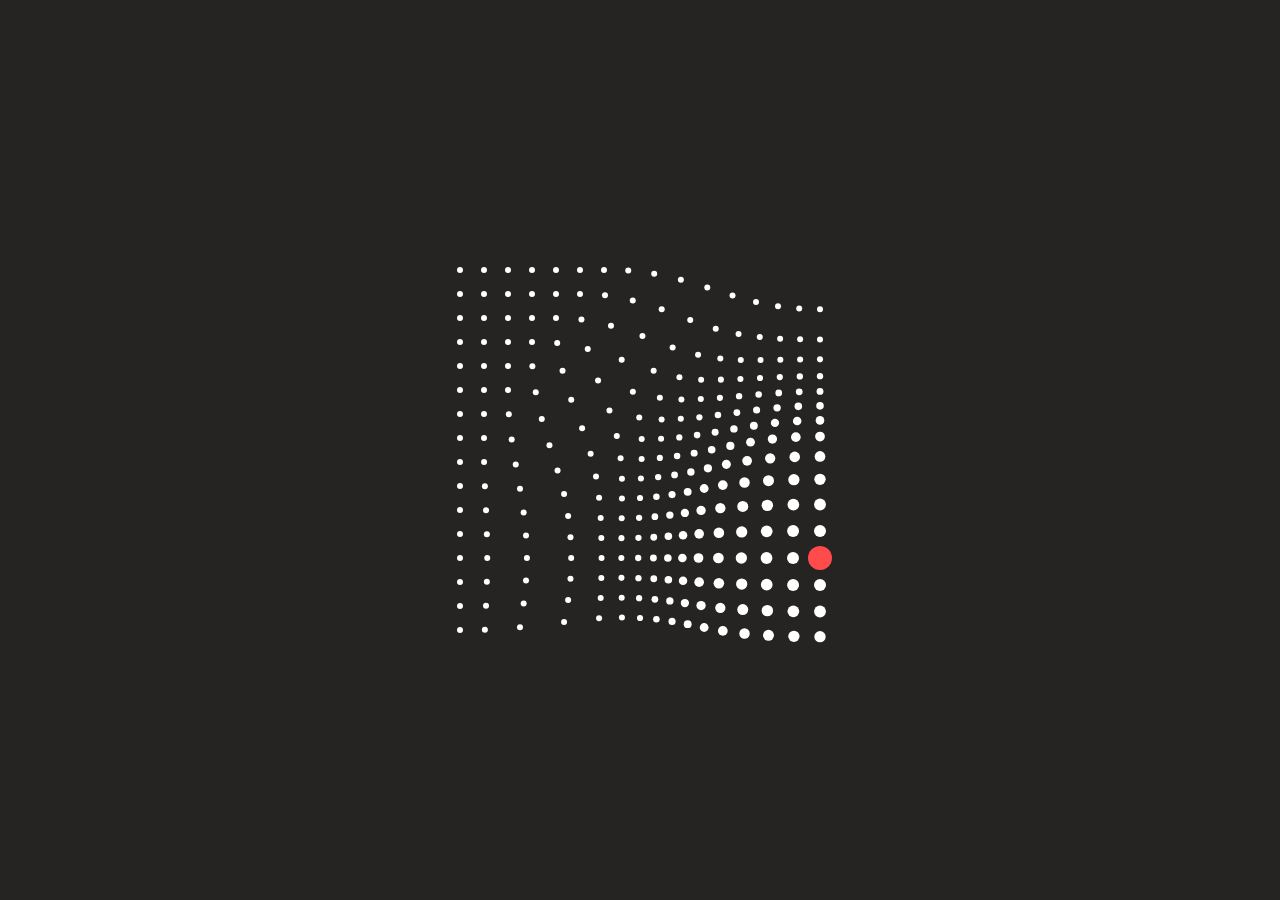
<file: assets/anime-master/documentation/examples/advanced-staggering.html>
<!DOCTYPE html>
<html>
<head>
  <title>advanced staggering • anime.js</title>
  <meta charset="utf-8">
  <meta name="viewport" content="width=device-width, initial-scale=1, maximum-scale=1">
  <meta property="og:title" content="anime.js">
  <meta property="og:url" content="https://animejs.com">
  <meta property="og:description" content="Javascript Animation Engine">
  <meta property="og:image" content="https://animejs.com/documentation/assets/img/icons/og.png">
  <meta name="twitter:card" content="summary">
  <meta name="twitter:title" content="anime.js">
  <meta name="twitter:site" content="@juliangarnier">
  <meta name="twitter:description" content="Javascript Animation Engine">
  <meta name="twitter:image" content="https://animejs.com/documentation/assets/img/icons/twitter.png">
  <link rel="apple-touch-icon-precomposed" href="../assets/img/social-media-image.png">
  <link rel="icon" type="image/png" href="../assets/img/favicon.png" >
  <link href="../assets/css/animejs.css" rel="stylesheet">
  <link href="../assets/css/documentation.css" rel="stylesheet">
  <style>

    :root {
      font-size: 24px;
    }

    body {
      display: flex;
      flex-wrap: wrap;
      justify-content: center;
      align-items: center;
      height: 100vh;
    }

    .stagger-visualizer {
      position: relative;
      display: flex;
      flex-wrap: wrap;
      justify-content: center;
      align-items: center;
      width: 16rem;
      height: 16rem;
    }

    .stagger-visualizer .dot {
      position: relative;
      width: .25rem;
      height: .25rem;
      margin: .375rem;
      background-color: currentColor;
      border-radius: 50%;
    }

    .stagger-visualizer .cursor {
      position: absolute;
      z-index: 1;
      top: 0;
      left: 0;
      width: 1rem;
      height: 1rem;
      background-color: currentColor;
      border-radius: 50%;
    }

  </style>
</head>
<body>

  <div class="stagger-visualizer">
    <div class="cursor color-red"></div>
  </div>

</body>
<script type="module">

  import anime from '../../src/index.js';

  const staggerVisualizerEl = document.querySelector('.stagger-visualizer');
  const fragment = document.createDocumentFragment();
  const numberOfElements = 16*16;
  var animation;

  for (let i = 0; i < numberOfElements; i++) {
    const dotEl = document.createElement('div');
    dotEl.classList.add('dot');
    fragment.appendChild(dotEl);
  }

  staggerVisualizerEl.appendChild(fragment);

  let index = anime.random(0, numberOfElements);
  let nextIndex = 0;

  function animateGrid() {

    if (animation) animation.pause();

    nextIndex = anime.random(0, numberOfElements);

    anime.set('.cursor', {
      translateX: anime.stagger('-1rem', {grid: [16, 16], from: index, axis: 'x'}),
      translateY: anime.stagger('-1rem', {grid: [16, 16], from: index, axis: 'y'})
    });

    animation = anime.timeline({
      easing: 'easeInOutQuad',
      complete: animateGrid
    })
    .add({
      targets: '.cursor',
      keyframes: [
        { scale: .625 }, 
        { scale: 1.125 },
        { scale: 1 }
      ],
      duration: 600
    })
    .add({
      targets: '.dot',
      keyframes: [
        {
          translateX: anime.stagger('-.175rem', {grid: [16, 16], from: index, axis: 'x'}),
          translateY: anime.stagger('-.175rem', {grid: [16, 16], from: index, axis: 'y'}),
          duration: 200
        }, {
          translateX: anime.stagger('.125rem', {grid: [16, 16], from: index, axis: 'x'}),
          translateY: anime.stagger('.125rem', {grid: [16, 16], from: index, axis: 'y'}),
          scale: 2,
          duration: 500
        }, {
          translateX: 0,
          translateY: 0,
          scale: 1,
          duration: 600,
        }
      ],
      delay: anime.stagger(50, {grid: [16, 16], from: index})
    }, '-=600')
    .add({
      targets: '.cursor',
      translateX: { value: anime.stagger('-1rem', {grid: [16, 16], from: nextIndex, axis: 'x'}), duration: anime.random(400, 1200) },
      translateY: { value: anime.stagger('-1rem', {grid: [16, 16], from: nextIndex, axis: 'y'}), duration: anime.random(400, 1200) },
      easing: 'easeOutSine'
    }, '-=1100')

    index = nextIndex;

  }

  animateGrid();

</script>
</html>
</file>
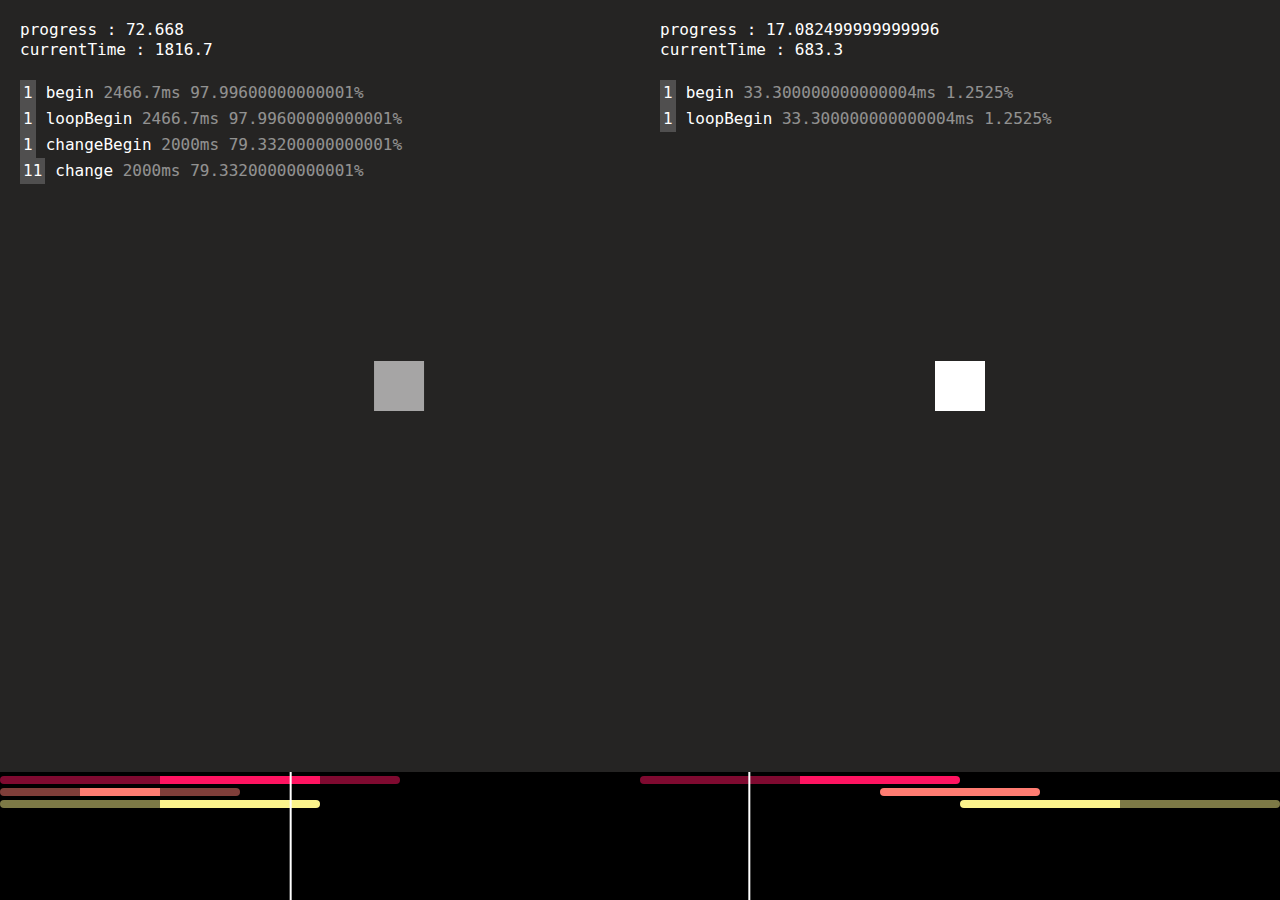
<file: assets/anime-master/documentation/examples/anime-callbacks.html>
<!DOCTYPE html>
<html>
<head>
  <title>Anime states system | anime.js</title>
  <meta charset="utf-8">
  <meta name="viewport" content="width=device-width, initial-scale=1, maximum-scale=1">
  <meta property="og:title" content="anime.js">
  <meta property="og:url" content="https://animejs.com">
  <meta property="og:description" content="Javascript Animation Engine">
  <meta property="og:image" content="https://animejs.com/documentation/assets/img/icons/og.png">
  <meta name="twitter:card" content="summary">
  <meta name="twitter:title" content="anime.js">
  <meta name="twitter:site" content="@juliangarnier">
  <meta name="twitter:description" content="Javascript Animation Engine">
  <meta name="twitter:image" content="https://animejs.com/documentation/assets/img/icons/twitter.png">
  <link rel="apple-touch-icon-precomposed" href="../assets/img/social-media-image.png">
  <link rel="icon" type="image/png" href="../assets/img/favicon.png" >
  <link href="../assets/css/animejs.css" rel="stylesheet">
  <link href="../assets/css/documentation.css" rel="stylesheet">
  <style>

    body {
      display: flex;
      flex-wrap: no-wrap;
      justify-content: space-around;
      align-items: center;
      position: absolute;
      width: 100%;
      height: 100vh;
      padding-bottom: 128px;
    }

    .el {
      width: 50px;
      height: 50px;
      background-color: currentColor;
    }

    .log {
      overflow-y: scroll;
      position: absolute;
      top: 0;
      height: 100%;
      padding: 20px;
      padding-top: 80px;
      font-size: 16px;
      line-height: 20px;
      text-align: left;
      font-family: monospace;
    }

    .log-animation {
      left: 0;
      width: 50%;
    }

    .log-timeline {
      left: 50%;
      width: 50%;
    }

    .counter {
      display: inline-block;
      margin-right: 10px;
      padding: 3px;
      background-color: rgba(255,255,255,.2);
    }

    .currentTime, .progress { opacity: .5 }

    .time {
      position: absolute;
      top: 0;
      height: 80px;
      padding: 20px;
      font-size: 16px;
      line-height: 20px;
      text-align: left;
      font-family: monospace;
    }

    .time-animation {
      left: 0;
      width: 50%;
    }

    .time-timeline {
      left: 50%;
      width: 50%;
    }

    /* Player animation */

    .timeline {
      position: fixed;
      bottom: 0;
      height: 128px;
      padding-top: 4px;
      background-color: #000;
    }

    .timeline.player-animation {
      width: 50%;
      left: 0;
    }

    .timeline.player-timeline {
      width: 50%;
      left: 50%;
    }

    .tl-needle {
      position: absolute;
      z-index: 2;
      top: 0;
      left: 0;
      bottom: 0;
      width: 2px;
      margin-left: -1px;
      background-color: #FFF;
    }

    .tl-animation {
      position: relative;
      display: flex;
      justify-content: space-between;
      width: auto;
      height: 8px;
      margin-bottom: 4px;
      background-color: currentColor;
      border-radius: .5rem;
    }

    .tl-delay,
    .tl-end-delay {
      width: auto;
      height: 100%;
      background-color: rgba(0,0,0,.5);
    }

  </style>
</head>
<body>

  <div class="el color-04"></div>

  <div class="el color-08"></div>

  <div class="log log-animation"></div>
  <div class="time time-animation"></div>

  <div class="log log-timeline"></div>
  <div class="time time-timeline"></div>

</body>
<script type="module">

  import anime from '../../src/index.js';

  var animationTimeLogEl = document.querySelector('.time-animation');
  var timelineTimeLogEl = document.querySelector('.time-timeline');

  var animation = anime({
    targets: '.el.color-04',
    translateX: [
      {value: 200},
      {value: -200},
      {value: 200}
    ],
    rotate: {
      value: 720,
      easing: 'easeInOutCirc',
      duration: 500,
      delay: 500
    },
    opacity: {
      value: .5,
      easing: 'linear',
      duration: 1000,
      delay: 1000,
      endDelay: 0
    },
    delay: 1000,
    endDelay: 500,
    duration: 1000,
    easing: 'easeOutQuad',
    direction: 'reverse',
    loop: 2,
    autoplay: false,
    update: function(a) {
      animationTimeLogEl.innerHTML = 'progress : ' + a.progress + '<br>currentTime : ' + a.currentTime;
    },
  });


  var tl = anime.timeline({
    targets: '.el.color-08',
    easing: 'easeInOutQuad',
    autoplay: false,
    direction: 'alternate',
    loop: 3,
    update: function(a) {
      timelineTimeLogEl.innerHTML = 'progress : ' + a.progress + '<br>currentTime : ' + a.currentTime;
    }
  })
  .add({
    translateX: 100,
    delay: 1000
  })
  .add({
    translateY: 100
  }, '-=500')
  .add({
    rotate: 360,
    endDelay: 1000
  }, '-=500');


  function animePlayer(instance, playerClass) {

    function createEl(type, className, parentEl) {
      var el = document.createElement(type);
      if (className) el.classList.add(className);
      if (parentEl) parentEl.appendChild(el);
      return el;
    }

    var timelineEl = createEl('div', 'timeline', document.body);
    if (playerClass) timelineEl.classList.add(playerClass);
    var needleEl = createEl('div', 'tl-needle', timelineEl);
    var animations = [];
    var colors = ['#FF1461','#FF7C72','#FBF38C','#A6FF8F','#18FF92','#1CE2B2','#5EF3FB','#61C3FF','#5A87FF','#8453E3','#C26EFF','#FB89FB'];
    var colorIndex = 0;

    function convertMStoEM(ms) { return ms / 100; }
    function convertEMtoMS(em) { return parseFloat(em) * 250; }

    function createAnimationLog(animObj, timelineOffset) {
      var anim = animObj;
      anim.player = {};
      anim.player.animationEl = createEl('div', 'tl-animation', timelineEl);
      anim.player.delayEl = createEl('div', 'tl-delay', anim.player.animationEl);
      anim.player.endDelayEl = createEl('div', 'tl-end-delay', anim.player.animationEl);
      anim.update = function() {
        anime.set(anim.player.animationEl, {
          left: convertMStoEM(timelineOffset) + 'em',
          width: convertMStoEM(anim.duration) + 'em'
        });
        anime.set(anim.player.delayEl, {width: (anim.delay / anim.duration) * 100 + '%'});
        anime.set(anim.player.endDelayEl, {width: (anim.endDelay / anim.duration) * 100 + '%'});
      }
      anime.set(anim.player.animationEl, {color: colors[colorIndex]});
      colorIndex++;
      if (!colors[colorIndex]) colorIndex = 0;
      anim.update();
      animations.push(anim);
      return anim;
    }

    instance.pause();

    var playerAnimation = anime({
      targets: needleEl,
      translateX: convertMStoEM(instance.duration) + 'em',
      duration: instance.duration,
      direction: instance.direction,
      loop: instance.loop,
      easing: 'linear',
      update: function(a) {
        instance.seek(a.currentTime);
      },
      complete: function(a) {
        instance.seek(a.currentTime);
      }
    });

    if (instance.children.length) {
      instance.children.forEach(function(child) {
        child.animations.forEach(function(anim) {
          createAnimationLog(anim, child.timelineOffset);
        });
      })
    } else {
      instance.animations.forEach(function(anim) {
        createAnimationLog(anim);
      });
    }

  }

  animePlayer(animation, 'player-animation');
  animePlayer(tl, 'player-timeline');

  function logCallbacks(animation, logEl, callbacks) {

    function appendLog(cbName) {
      animation[cbName] = function() {
        var pEl = document.createElement('p');
        var counterSpanEl = document.createElement('span');
        var currentTimeSpanEl = document.createElement('span');
        var progressSpanEl = document.createElement('span');
        var textSpanEl = document.createElement('span');
        var lastPEl = logEl.querySelector('p:last-child');
        currentTimeSpanEl.innerHTML = ' ' + animation.currentTime + 'ms';
        progressSpanEl.innerHTML = ' ' + animation.progress + '%';
        if (lastPEl && lastPEl.querySelector('.text').innerHTML === cbName) {
          var lastCountEl = lastPEl.querySelector('.counter');
          var lastCountValue = parseFloat(lastCountEl.innerHTML);
          lastCountValue++;
          lastCountEl.innerHTML = lastCountValue;
        } else {
          counterSpanEl.innerHTML = 1;
          textSpanEl.innerHTML = cbName;
          counterSpanEl.classList.add('counter');
          textSpanEl.classList.add('text');
          currentTimeSpanEl.classList.add('currentTime');
          progressSpanEl.classList.add('progress');
          pEl.appendChild(counterSpanEl);
          pEl.appendChild(textSpanEl);
          pEl.appendChild(currentTimeSpanEl);
          pEl.appendChild(progressSpanEl);
          logEl.appendChild(pEl);
          logEl.scrollTop = logEl.scrollHeight;
        }
      }
    }

    callbacks.forEach(appendLog);

  }

  logCallbacks(animation, document.querySelector('.log-animation'), [
    'begin',
    'loopBegin',
    'changeBegin',
    'change',
    'changeComplete',
    'loopComplete',
    'complete'
  ]);


  logCallbacks(tl, document.querySelector('.log-timeline'), ['begin',
    'loopBegin',
    'changeBegin',
    'change',
    'changeComplete',
    'loopComplete',
    'complete'
  ]);


</script>
</html>
</file>
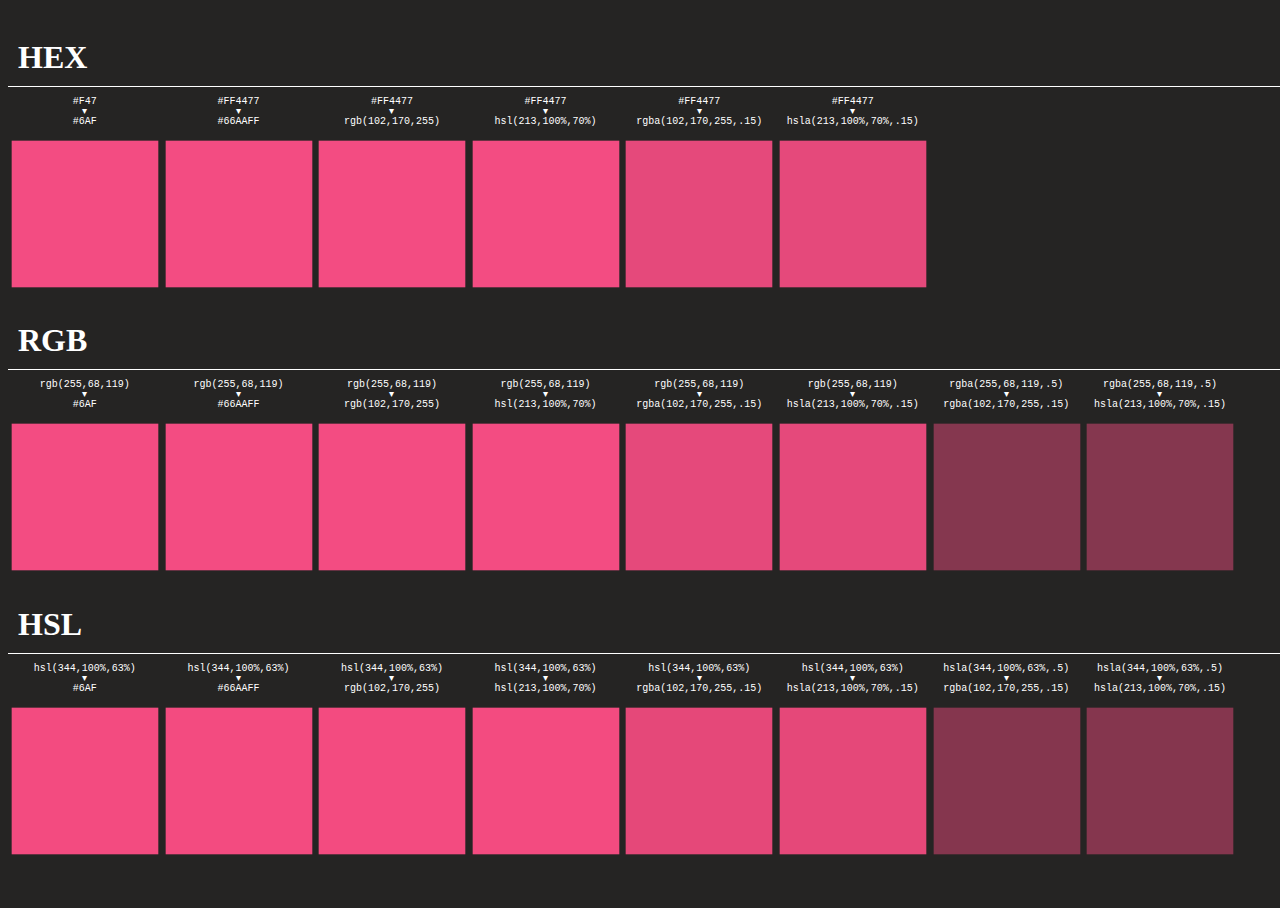
<file: assets/anime-master/documentation/examples/anime-colors-test.html>
<!DOCTYPE html>
<html>
<head>
  <title>Colors test | anime.js</title>
  <meta charset="utf-8">
  <meta name="viewport" content="width=device-width, initial-scale=1, maximum-scale=1">
  <meta property="og:title" content="anime.js">
  <meta property="og:url" content="https://animejs.com">
  <meta property="og:description" content="Javascript Animation Engine">
  <meta property="og:image" content="https://animejs.com/documentation/assets/img/icons/og.png">
  <meta name="twitter:card" content="summary">
  <meta name="twitter:title" content="anime.js">
  <meta name="twitter:site" content="@juliangarnier">
  <meta name="twitter:description" content="Javascript Animation Engine">
  <meta name="twitter:image" content="https://animejs.com/documentation/assets/img/icons/twitter.png">
  <link rel="apple-touch-icon-precomposed" href="../assets/img/social-media-image.png">
  <link rel="icon" type="image/png" href="../assets/img/favicon.png">
  <link href="../assets/css/documentation.css" rel="stylesheet">
  <script src="../../lib/anime.min.js"></script>
  <!-- <script src="../assets/js/anime/anime.2.0.2.js"></script> -->
  <!-- <script src="../assets/js/anime/anime.1.3.js"></script> -->
  <style>
    body {
      width: 100%;
      height: 100vh;
    }
    .color-tests {
      display: flex;
      flex-wrap: wrap;
    }
    .section-title {
      display: block;
      width: 100%;
      margin-bottom: 10px;
      padding: 10px;
      border-bottom: 1px solid #FFF;
    }
    .color-test {
      flex-shrink: 2;
      text-align: center;
      font-size: 10px;
      line-height: 1em;
      font-family: monospace;
    }
    .color-el {
      display: flex;
      align-items: center;
      justify-content: center;
      position: relative;
      width: 12vw;
      height: 12vw;
      margin-top: 10px;
    }
  </style>
</head>
<body>
  <section class="color-section">
    <h1 class="section-title">HEX</h1>
    <div class="color-tests">
      <div class="color-test hex-to-hex-shorthand">#F47<br>▾<br>#6AF</div>
      <div class="color-test hex-to-hex">#FF4477<br>▾<br>#66AAFF</div>
      <div class="color-test hex-to-rgb">#FF4477<br>▾<br>rgb(102,170,255)</div>
      <div class="color-test hex-to-hsl">#FF4477<br>▾<br>hsl(213,100%,70%)</div>
      <div class="color-test hex-to-rgba">#FF4477<br>▾<br>rgba(102,170,255,.15)</div>
      <div class="color-test hex-to-hsla">#FF4477<br>▾<br>hsla(213,100%,70%,.15)</div>
    </div>
  </section>
  <section class="color-section">
    <h1 class="section-title">RGB</h1>
    <div class="color-tests">
      <div class="color-test rgb-to-hex-shorthand">rgb(255,68,119)<br>▾<br>#6AF</div>
      <div class="color-test rgb-to-hex">rgb(255,68,119)<br>▾<br>#66AAFF</div>
      <div class="color-test rgb-to-rgb">rgb(255,68,119)<br>▾<br>rgb(102,170,255)</div>
      <div class="color-test rgb-to-hsl">rgb(255,68,119)<br>▾<br>hsl(213,100%,70%)</div>
      <div class="color-test rgb-to-rgba">rgb(255,68,119)<br>▾<br>rgba(102,170,255,.15)</div>
      <div class="color-test rgb-to-hsla">rgb(255,68,119)<br>▾<br>hsla(213,100%,70%,.15)</div>
      <div class="color-test rgba-to-rgba">rgba(255,68,119,.5)<br>▾<br>rgba(102,170,255,.15)</div>
      <div class="color-test rgba-to-hsla">rgba(255,68,119,.5)<br>▾<br>hsla(213,100%,70%,.15)</div>
    </div>
  </section>
  <section class="color-section">
    <h1 class="section-title">HSL</h1>
    <div class="color-tests">
      <div class="color-test hsl-to-hex-shorthand">hsl(344,100%,63%)<br>▾<br>#6AF</div>
      <div class="color-test hsl-to-hex">hsl(344,100%,63%)<br>▾<br>#66AAFF</div>
      <div class="color-test hsl-to-rgb">hsl(344,100%,63%)<br>▾<br>rgb(102,170,255)</div>
      <div class="color-test hsl-to-hsl">hsl(344,100%,63%)<br>▾<br>hsl(213,100%,70%)</div>
      <div class="color-test hsl-to-rgba">hsl(344,100%,63%)<br>▾<br>rgba(102,170,255,.15)</div>
      <div class="color-test hsl-to-hsla">hsl(344,100%,63%)<br>▾<br>hsla(213,100%,70%,.15)</div>
      <div class="color-test hsla-to-rgba">hsla(344,100%,63%,.5)<br>▾<br>rgba(102,170,255,.15)</div>
      <div class="color-test hsla-to-hsla">hsla(344,100%,63%,.5)<br>▾<br>hsla(213,100%,70%,.15)</div>
    </div>
  </section>
  <script>

    var colorTestEls = document.querySelectorAll('.color-test');

    function createTest(el) {
      var testHtml = el.innerHTML;
      var testValues = testHtml.split('<br>▾<br>');
      var colorEl = document.createElement('div');
      colorEl.classList.add('color-el');
      el.appendChild(colorEl);
      anime({
        targets: colorEl,
        backgroundColor: [testValues[0], testValues[1]],
        scale: [.97, .75],
        direction: 'alternate',
        easing: 'easeInOutSine',
        duration: 4000,
        loop: true
      });
    }

    for (var i = 0; i < colorTestEls.length; i++) createTest(colorTestEls[i]);

  </script>
</body>
</html>
</file>
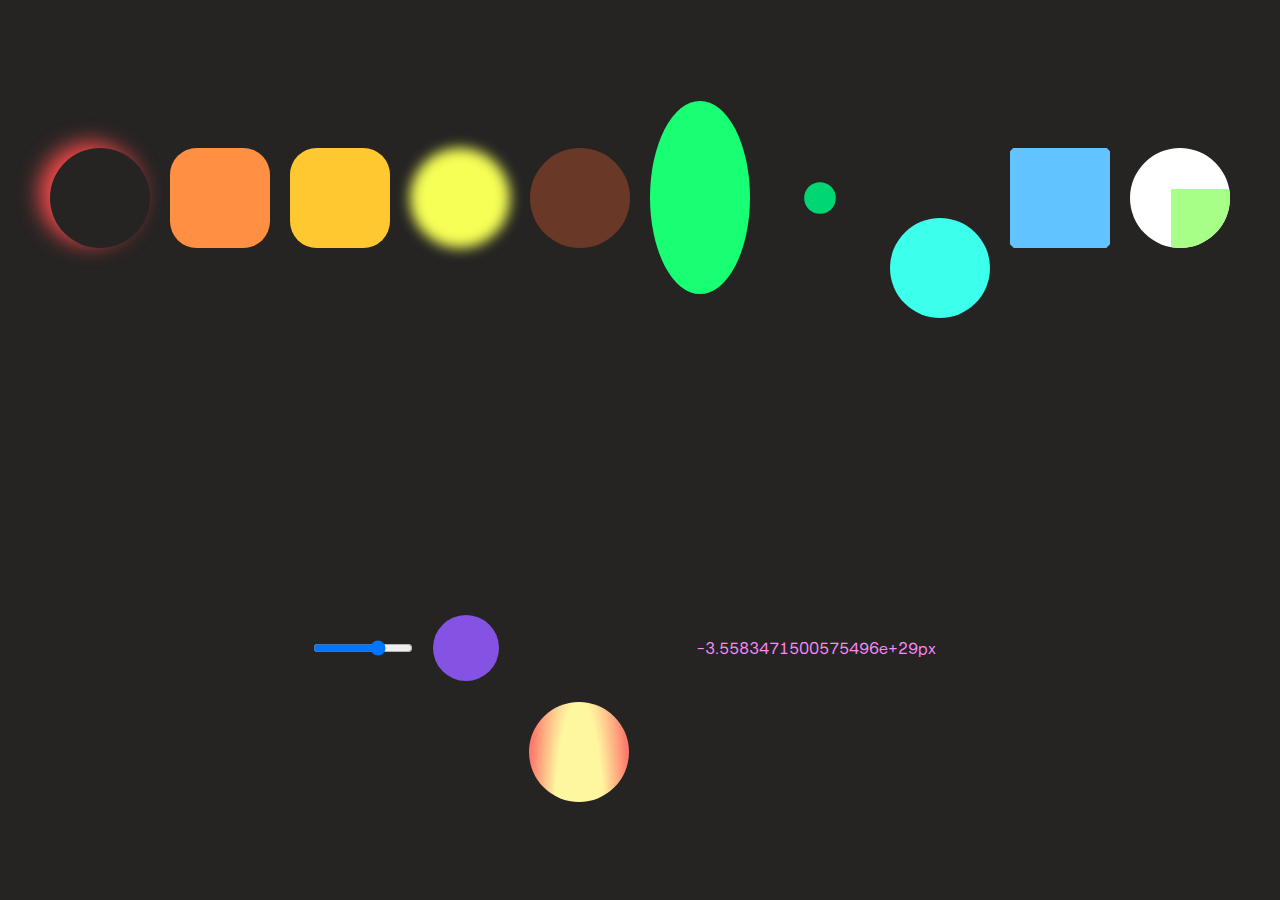
<file: assets/anime-master/documentation/examples/anime-complex-properties.html>
<!DOCTYPE html>
<html>
<head>
  <title>Complex properties | anime.js</title>
  <meta charset="utf-8">
  <meta name="viewport" content="width=device-width, initial-scale=1, maximum-scale=1">
  <meta property="og:title" content="anime.js">
  <meta property="og:url" content="https://animejs.com">
  <meta property="og:description" content="Javascript Animation Engine">
  <meta property="og:image" content="https://animejs.com/documentation/assets/img/icons/og.png">
  <meta name="twitter:card" content="summary">
  <meta name="twitter:title" content="anime.js">
  <meta name="twitter:site" content="@juliangarnier">
  <meta name="twitter:description" content="Javascript Animation Engine">
  <meta name="twitter:image" content="https://animejs.com/documentation/assets/img/icons/twitter.png">
  <link rel="apple-touch-icon-precomposed" href="../assets/img/social-media-image.png">
  <link href="../assets/css/animejs.css" rel="stylesheet">
  <link href="../assets/css/documentation.css" rel="stylesheet">
  <!-- <script src="../../lib/anime.min.js"></script> -->
  <!-- <script src="../assets/js/anime/anime.1.3.js"></script> -->
  <!-- <script src="../assets/js/anime/anime.2.0.1.js"></script> -->
  <style>
    body {
      display: flex;
      flex-wrap: wrap;
      justify-content: center;
      align-items: center;
      min-height: 100vh;
    }
    .item {
      width: 100px;
      height: 100px;
      margin-top: 20px;
      border-radius: 50%;
      background-color: currentColor;
      margin: 10px;
    }
    .box-shadow {
      background-color: transparent;
    }
    .clip-path {
      border-radius: 0;
    }
    .auto-property {
      background-image: radial-gradient(50% 100%, #FFF7A0 50%, #FF7A6D 100%);
      background-size: auto 100px;
    }
    .exponent-values {
      width: 300px;
      background-color: transparent;
      text-align: center;
    }
  </style>
</head>
<body>
  <div class="box-shadow item color-red"></div>
  <div class="unit-less item color-orange"></div>
  <div class="specified-unit item color-lightorange"></div>
  <div class="filter item color-yellow"></div>
  <div class="rgba item color-citrus"></div>
  <div class="calc item color-green"></div>
  <div class="zero-value item color-darkgreen"></div>
  <div class="round-value item color-turquoise"></div>
  <div class="clip-path item color-skyblue"></div>
  <svg class="item" xmlns="http://www.w3.org/2000/svg" viewBox="0 0 100 100">
    <g id="Page-1" fill="none" fill-rule="evenodd">
      <g id="svg" fill="#A7FF87">
        <rect id="Rectangle" width="50" height="50" x="25" y="25"/>
      </g>
    </g>
  </svg>
  <input class="item" type="range" value="0" min="0" max="100">
  <div class="basic-css color-lavender item"></div>
  <div class="auto-property color-purple item"></div>
  <input class="exponent-values color-pink item" value="-1.1234567890123456789e+30px"></input>
  <script type="module">
    
    import anime from "../../src/index.js";

    var boxShadow = anime({
      targets: '.box-shadow',
      boxShadow: [
        {value: ['10px -10px 10px 0 currentColor', '10px 10px 20px 0 currentColor']},
        {value: '-10px 10px 30px 0 currentColor'},
        {value: '-10px -10px 20px 0 currentColor'},
        {value: '10px -10px 10px 0 currentColor'}
      ],
      loop: true,
      easing: 'linear'
    });
    var unitLess = anime({
      targets: '.unit-less',
      borderRadius: 16,
      loop: true,
      direction: 'alternate',
      easing: 'linear'
    });
    var specifiedUnit = anime({
      targets: '.specified-unit',
      borderRadius: '1em',
      loop: true,
      direction: 'alternate',
      easing: 'linear'
    });
    var filter = anime({
      targets: '.filter',
      filter: ["blur(20px)", "blur(0px)"],
      loop: true,
      direction: 'alternate',
      easing: 'linear'
    });
    var rgba = anime({
      targets: '.rgba',
      backgroundColor: ['rgba(255,100,50,1)', 'rgba(255,100,50,.0)'],
      loop: true,
      direction: 'alternate',
      easing: 'linear'
    });
    var calc = anime({
      targets: '.calc',
      height: ['calc(25% - 100px)', 'calc(25% - 0px)'],
      loop: true,
      direction: 'alternate',
      easing: 'linear'
    });
    var zeroValue = anime({
      targets: '.zero-value',
      scale: 0,
      loop: true,
      direction: 'alternate',
      easing: 'linear'
    });
    var roundValue = anime({
      targets: '.round-value',
      translateY: 100,
      round: .1,
      loop: true,
      direction: 'alternate',
      easing: 'linear'
    });
    var clipPath = anime({
      targets: '.clip-path',
      clipPath: ['circle(0px at center)', 'circle(100px at center)'],
      loop: true,
      direction: 'alternate',
      easing: 'linear'
    });
    var svgTransform = anime({
      targets: 'rect',
      transform: 'translate(10 10) scale(2)',
      loop: true,
      direction: 'alternate',
      easing: 'linear'
    });
    var rangeValue = anime({
      targets: 'input[type="range"]',
      value: 100,
      loop: true,
      direction: 'alternate',
      easing: 'linear'
    });
    var basicCSS = anime({
      targets: '.basic-css',
      width: 50,
      height: 50,
      loop: true,
      direction: 'alternate',
      easing: 'linear'
    });
    var autoProperty = anime({
      targets: '.auto-property',
      backgroundSize: ['auto 10px', 'auto 400px'],
      margin: '20% 40px 10px 30px',
      loop: true,
      direction: 'alternate',
      easing: 'linear'
    });
    var exponentValues = anime({
      targets: '.exponent-values',
      value: '+1.0123456789012346e+21px',
      loop: true,
      direction: 'alternate',
      easing: 'linear'
    });
  </script>
</body>
</html>
</file>
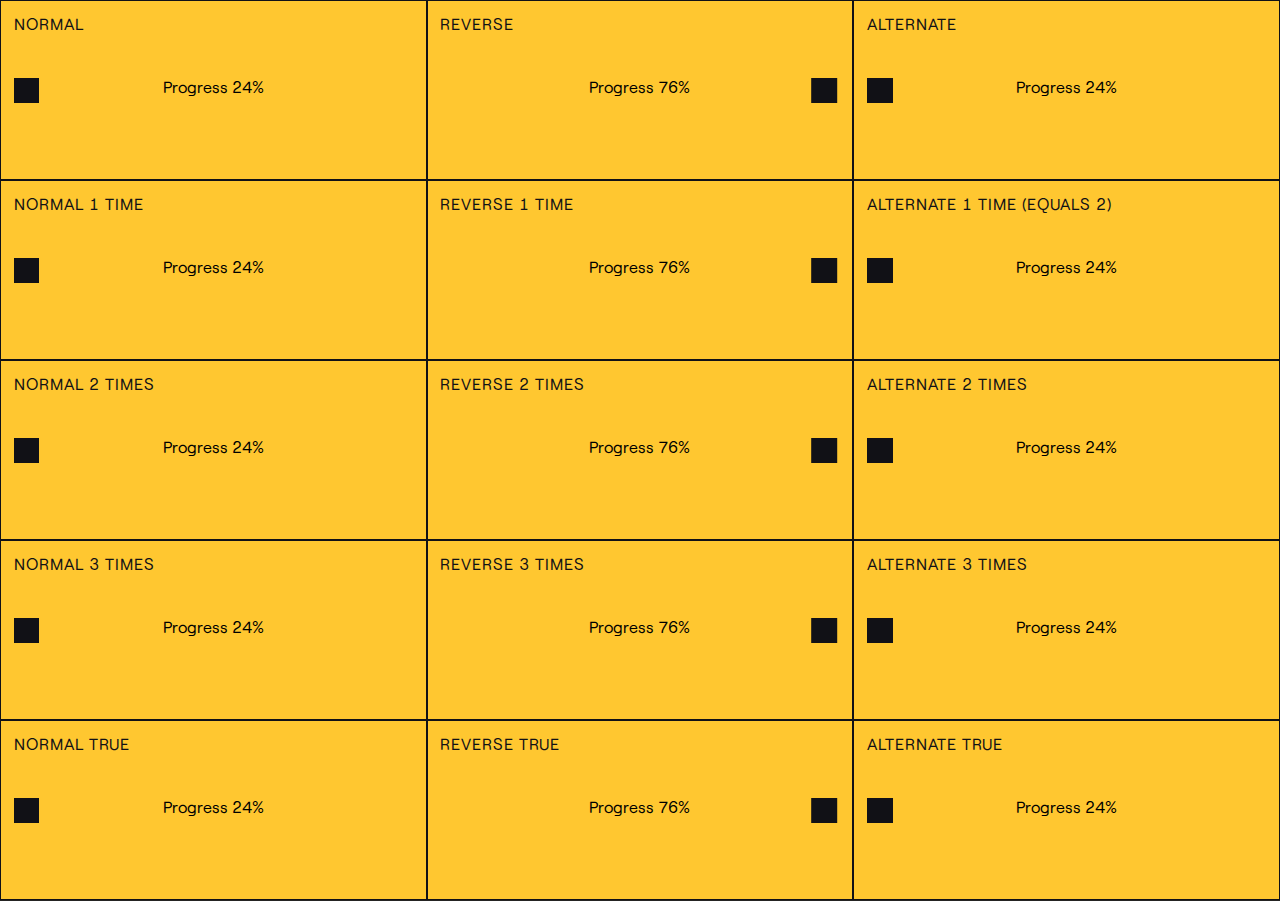
<file: assets/anime-master/documentation/examples/anime-directions-testing.html>
<!DOCTYPE html>
<html>
<head>
  <title>Diretions Testing | anime.js</title>
  <meta charset="utf-8">
  <meta name="viewport" content="width=device-width, initial-scale=1, maximum-scale=1">
  <meta property="og:title" content="anime.js">
  <meta property="og:url" content="https://animejs.com">
  <meta property="og:description" content="Javascript Animation Engine">
  <meta property="og:image" content="https://animejs.com/documentation/assets/img/icons/og.png">
  <meta name="twitter:card" content="summary">
  <meta name="twitter:title" content="anime.js">
  <meta name="twitter:site" content="@juliangarnier">
  <meta name="twitter:description" content="Javascript Animation Engine">
  <meta name="twitter:image" content="https://animejs.com/documentation/assets/img/icons/twitter.png">
  <link rel="apple-touch-icon-precomposed" href="../assets/img/social-media-image.png">
  <link rel="icon" type="image/png" href="../assets/img/favicon.png">
  <link href="../assets/css/animejs.css" rel="stylesheet">
  <link href="../assets/css/documentation.css" rel="stylesheet">
  <script src="../../lib/anime.min.js"></script>
  <style>
    body {
      display: flex;
      flex-wrap: wrap;
      align-items: center;
      justify-content: flex-start;
      height: auto;
    }
    article {
      padding: 1vw;
      position: relative;
      width: 33.33%;
      height: 20vh;
      background: currentColor;
      border: 1px solid #111116;
    }
    h2 {
      color: #111116;
    }
    .el {
      position: relative;
      top: 5vh;
      width: 2vw;
      height: 2vw;
      background: #111116;
    }
    .logs {
      display: flex;
      flex-direction: column;
      flex-wrap: wrap;
      align-items: center;
      justify-content: center;
      position: absolute;
      top: 1vh;
      left: 0;
      bottom: 0;
      height: 19vh;
      width: 100%;
    }
    input {
      text-align: center;
      background: none;
      border: none;
    }
  </style>
</head>
<body>
  <script>
    function createTest(title, numberOfTargets, params) {
      var testEl = document.createElement('article');
      var testZoneEl = document.createElement('div');
      var logsEl = document.createElement('div');
      var progressEl = document.createElement('input');
      var promiseEl = document.createElement('input');
      var h2El = document.createElement('h2');

      for (var i = 0; i < numberOfTargets; i++) {
        var el = document.createElement('div');
        el.classList.add('el');
        testZoneEl.appendChild(el);
      }

      h2El.innerHTML = title;
      testEl.appendChild(h2El);
      logsEl.classList.add('logs');
      logsEl.appendChild(progressEl);
      logsEl.appendChild(promiseEl);
      testEl.appendChild(logsEl);
      testEl.appendChild(testZoneEl);
      document.body.appendChild(testEl);

      params.targets = testZoneEl.querySelectorAll('div');
      params.translateX = '29vw';
      params.delay = 1000;
      params.endDelay = 1000;
      params.easing = 'easeInOutQuad';
      params.begin = function() { testEl.classList.add('color-lightorange') };
      params.update = function(a) { 
        testEl.classList.add('color-red');
        progressEl.value = 'Progress ' + Math.round(a.progress) + '%';
      };
      params.complete = function() { testEl.classList.add('color-darkgreen') };
      var animation = anime(params);
      animation.finished.then(function() {
        promiseEl.value = 'Promise resolved'
        console.log('Promise resolved');
      });
      testEl.onclick = function() {
        testEl.classList.add('color-red');
        testEl.classList.remove('color-lightorange');
        testEl.classList.remove('color-darkgreen');
        animation.restart();
      }
    }

    createTest('Normal', 1, {});

    createTest('Reverse', 1, {
      direction: 'reverse'
    });

    createTest('Alternate', 1, {
      direction: 'alternate'
    });

    createTest('Normal 1 time', 1, {
      loop: 1
    });

    createTest('Reverse 1 time', 1, {
      direction: 'reverse',
      loop: 1
    });

    createTest('Alternate 1 time (equals 2)', 1, {
      direction: 'alternate',
      loop: 1
    });

    createTest('Normal 2 times', 1, {
      loop: 2
    });

    createTest('Reverse 2 times', 1, {
      direction: 'reverse',
      loop: 2
    });

    createTest('Alternate 2 times', 1, {
      direction: 'alternate',
      loop: 2
    });

    createTest('Normal 3 times', 1, {
      loop: 3
    });

    createTest('Reverse 3 times', 1, {
      direction: 'reverse',
      loop: 3
    });

    createTest('Alternate 3 times', 1, {
      direction: 'alternate',
      loop: 3
    });

    createTest('Normal true', 1, {
      loop: true
    });

    createTest('Reverse true', 1, {
      direction: 'reverse',
      loop: true
    });

    createTest('Alternate true', 1, {
      direction: 'alternate',
      loop: true
    });



  </script>
</body>
</html>
</file>
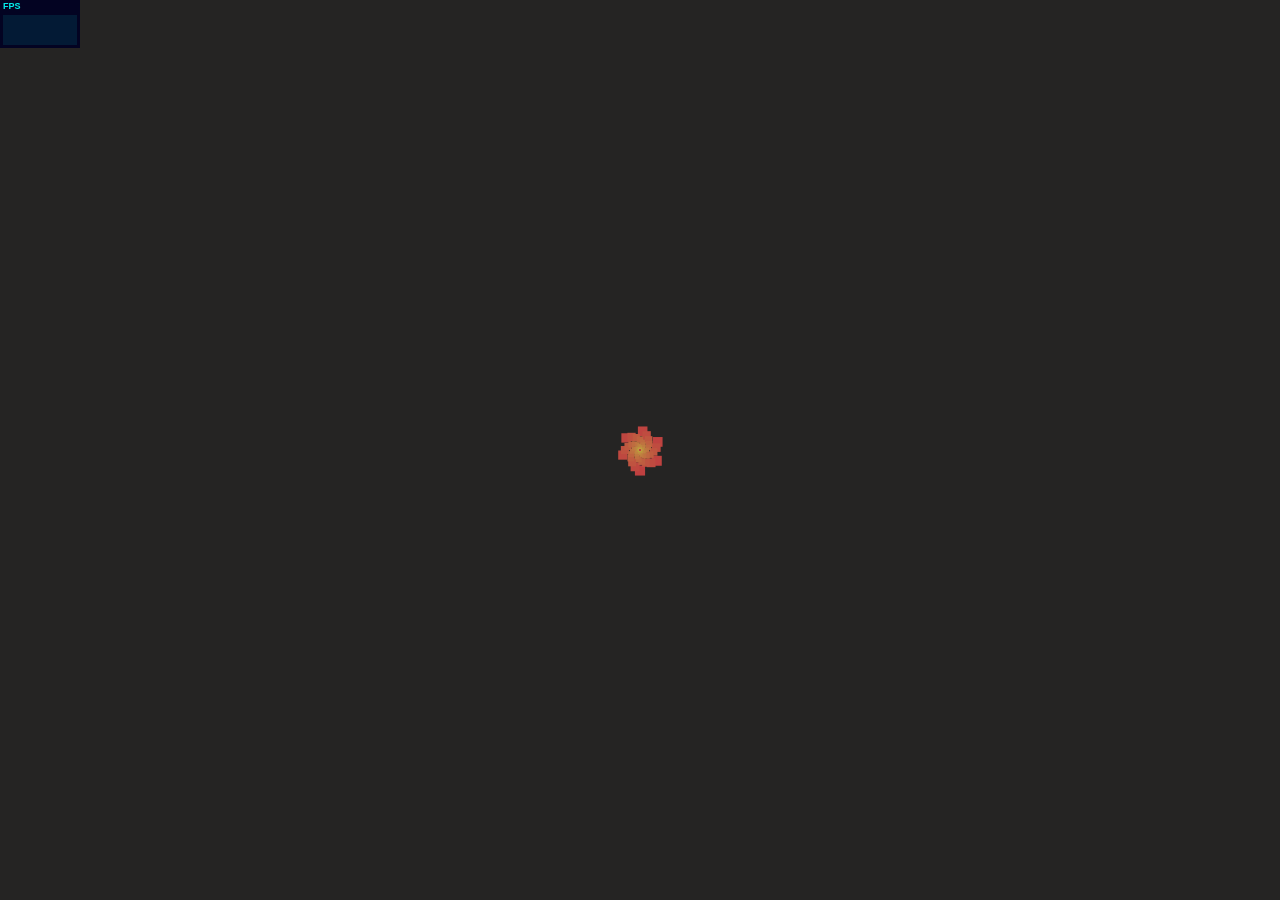
<file: assets/anime-master/documentation/examples/anime-DOM-stress-test.html>
<!DOCTYPE html>
<html>
<head>
  <title>DOM stress test | anime.js</title>
  <meta charset="utf-8">
  <meta name="viewport" content="width=device-width, initial-scale=1, maximum-scale=1">
  <meta property="og:title" content="anime.js">
  <meta property="og:url" content="https://animejs.com">
  <meta property="og:description" content="Javascript Animation Engine">
  <meta property="og:image" content="https://animejs.com/documentation/assets/img/icons/og.png">
  <meta name="twitter:card" content="summary">
  <meta name="twitter:title" content="anime.js">
  <meta name="twitter:site" content="@juliangarnier">
  <meta name="twitter:description" content="Javascript Animation Engine">
  <meta name="twitter:image" content="https://animejs.com/documentation/assets/img/icons/twitter.png">
  <link rel="apple-touch-icon-precomposed" href="../assets/img/social-media-image.png">
  <link rel="icon" type="image/png" href="../assets/img/favicon.png" >
  <link href="../assets/css/animejs.css" rel="stylesheet">
  <link href="../assets/css/documentation.css" rel="stylesheet">
  <script src="../../lib/anime.min.js"></script>
  <!-- <script src="../assets/js/anime/anime.2.0.2.js"></script> -->
  <!-- <script src="../assets/js/anime/anime.1.0.js"></script> -->
  <style>

    .el {
      position: absolute;
      top: 50%;
      left: 50%;
      width: 1em;
      height: 1em;
      margin: -.5em 0 0 -.5em;
      font-size: 20px;
    }

  </style>
</head>
<body></body>
<script>

  var wrapperEl = document.body;
  var numberOfEls = 500;
  var duration = numberOfEls * 10;
  var radius = window.innerWidth < window.innerHeight ? window.innerWidth : window.innerHeight;
  var distance = (radius / 4 <= 150 ? 150 : radius / 2.5) / 16; 

  function createEl(i) {
    var el = document.createElement('div');
    var hue = Math.round(360 / numberOfEls * i);
    el.classList.add('el');
    //el.style.border = '5px solid hsl(' + hue + ', 50%, 50%)';
    el.style.backgroundColor = 'hsl(' + hue + ', 50%, 50%)';
    wrapperEl.appendChild(el);
    anime({
      targets: el,
      translateX: Math.sin(i) * distance + 'rem',
      translateY: Math.cos(i) * distance + 'rem',
      scale: [
        {value: [.1, 2]},
        {value: .1}
      ],
      easing: 'easeInOutSine',
      loop: true,
      duration: duration,
      delay: i * (duration / numberOfEls)
    });
  };

  for (var i = 0; i < numberOfEls; i++) createEl(i);

  </script>
  <script src="../assets/js/vendors/stats.min.js"></script>
</html>
</file>
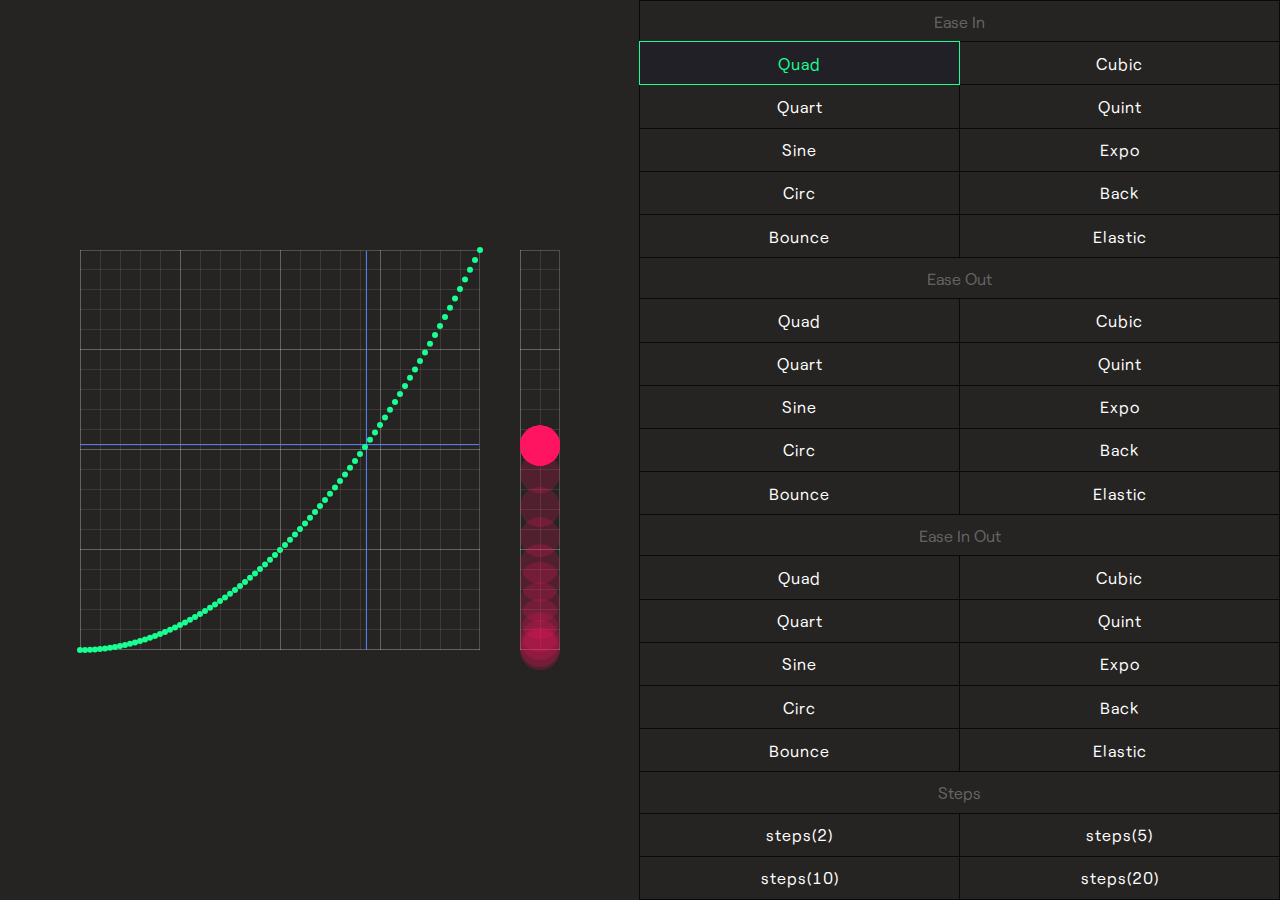
<file: assets/anime-master/documentation/examples/anime-ease-visualizer.html>
<!DOCTYPE html>
<html>
<head>
  <title>Ease visualizer | anime.js</title>
  <meta charset="utf-8">
  <meta name="viewport" content="width=device-width, initial-scale=1, maximum-scale=1">
  <meta property="og:title" content="anime.js">
  <meta property="og:url" content="https://animejs.com">
  <meta property="og:description" content="Javascript Animation Engine">
  <meta property="og:image" content="https://animejs.com/documentation/assets/img/icons/og.png">
  <meta name="twitter:card" content="summary">
  <meta name="twitter:title" content="anime.js">
  <meta name="twitter:site" content="@juliangarnier">
  <meta name="twitter:description" content="Javascript Animation Engine">
  <meta name="twitter:image" content="https://animejs.com/documentation/assets/img/icons/twitter.png">
  <link rel="apple-touch-icon-precomposed" href="../assets/img/social-media-image.png">
  <link rel="icon" type="image/png" href="../assets/img/favicon.png">
  <link href="../assets/css/animejs.css" rel="stylesheet">
  <link href="../assets/css/documentation.css" rel="stylesheet">
  <!-- <script src="../../lib/anime.min.js"></script> -->
  <style>
    .easings {
      display: flex;
      justify-content: space-between;
      align-items: center;
      flex-direction: column;
      position: absolute;
      width: 100%;
      height: 100%;
    }
    .output {
      display: flex;
      justify-content: center;
      align-items: center;
      position: relative;
      width: 100%;
      height: 400px;
    }
    .options {
      display: flex;
      flex-wrap: wrap;
      flex-direction: row;
      width: 100%;
      min-height: 300px;
      border-top: 1px solid #09090B;
    }
    .grid {
      border-top: 1px solid rgba(255,255,255,0.2);
      border-right: 1px solid rgba(255,255,255,0.2);
      background: linear-gradient(0deg, rgba(255,255,255,0.2) 1px, rgba(0,0,0,0) 1px),
                  linear-gradient(90deg, rgba(255,255,255,0.2) 1px, rgba(0,0,0,0) 1px),
                  linear-gradient(0deg, rgba(255,255,255,0.1) 1px, rgba(0,0,0,0) 1px),
                  linear-gradient(90deg, rgba(255,255,255,0.1) 1px, rgba(0,0,0,0) 1px);
      background-position: 0px -1px;
      background-size: 100px 100px, 100px 100px, 20px 20px, 20px 20px;
    }
    .visualizer-wrapper {
      position: relative;
      width: 100%;
      height: 100%;
    }
    .visualizer {
      position: relative;
      width: 100%;
    }
    .value {
      position: relative;
      width: 20px;
      height: 100%;
      margin-left: 20px;
    }
    @media screen and (min-width: 980px) {
      .easings {
        flex-direction: row;
      }
      .output {
        width: 50%;
        height: 100%;
      }
      .options {
        width: 50%;
        height: 100%;
      }
      .visualizer-wrapper {
        width: 400px;
        height: 400px;
      }
      .value {
        width: 40px;
        height: 400px;
        margin-left: 40px;
      }
    }
    .axis {
      position: absolute;
      background: #5A87FF;
    }
    .axis.x {
      width: 1px;
      height: 100%;
      transform-origin: 0 0;
    }
    .axis.y {
      bottom: 0;
      width: 100%;
      height: 1px;
      transform-origin: 100% 0;
    }
    .graph {
      position: absolute;
      top: 0;
      left: 0;
      right: 0;
      bottom: 0;
    }
    .cursor {
      position: absolute;
      z-index: 2;
      width: 40px;
      height: 40px;
      margin-top: -20px;
      background: #FF1461;
      border-radius: 50%;
      transform: translateY(100px);
    }
    .curve {
      display: flex;
      justify-content: space-between;
      align-items: flex-end;
      overflow: visible;
      position: relative;
      z-index: 1;
      width: 100%;
      height: 100%;
    }
    .curve-dot {
      position: relative;
      width: 6px;
      height: 6px;
      margin-bottom: -3px;
      margin-left: -3px;
      border-radius: 50%;
      flex-shrink: 0;
      background-color: #18FF92;
    }
    .curve-dot:first-child {
      margin-left: -3px;
    }
    .curve-dot:last-child {
      margin-right: -4px;
    }
    button {
      opacity: 1;
      position: relative;
      color: currentColor;
      font-size: 16px;
      width: calc(50% + 1px);
      border: 1px solid #09090B;
      background: transparent;
      margin: -1px 0 0 -1px;
      letter-spacing: 1px;
    }
    label {
      display: flex;
      align-items: center;
      justify-content: center;
      width: calc(100% + 1px);
      margin: -1px 0 0 -1px;
      border-top: 0px;
      border-left: 1px solid #09090B;
      border-right: 1px solid #09090B;
      color: rgba(255,255,255,.3);
    }
    button.active {
      color: #18FF92;
      z-index: 1;
      opacity: 1;
      border: 1px solid currentColor;
      background: #222027;
    }
    button:focus {
      outline: none;
    }
    button:hover {
      background: #222027;
    }
  </style>
</head>
<body>
  <div class="easings">
    <div class="output">
      <div class="visualizer-wrapper grid">
        <div class="axis x"></div>
        <div class="axis y"></div>
        <div class="visualizer">
          <div class="curve">
            <div class="curve-dot"></div>
            <div class="curve-dot"></div>
            <div class="curve-dot"></div>
            <div class="curve-dot"></div>
            <div class="curve-dot"></div>
            <div class="curve-dot"></div>
            <div class="curve-dot"></div>
            <div class="curve-dot"></div>
            <div class="curve-dot"></div>
            <div class="curve-dot"></div>
            <div class="curve-dot"></div>
            <div class="curve-dot"></div>
            <div class="curve-dot"></div>
            <div class="curve-dot"></div>
            <div class="curve-dot"></div>
            <div class="curve-dot"></div>
            <div class="curve-dot"></div>
            <div class="curve-dot"></div>
            <div class="curve-dot"></div>
            <div class="curve-dot"></div>
            <div class="curve-dot"></div>
            <div class="curve-dot"></div>
            <div class="curve-dot"></div>
            <div class="curve-dot"></div>
            <div class="curve-dot"></div>
            <div class="curve-dot"></div>
            <div class="curve-dot"></div>
            <div class="curve-dot"></div>
            <div class="curve-dot"></div>
            <div class="curve-dot"></div>
            <div class="curve-dot"></div>
            <div class="curve-dot"></div>
            <div class="curve-dot"></div>
            <div class="curve-dot"></div>
            <div class="curve-dot"></div>
            <div class="curve-dot"></div>
            <div class="curve-dot"></div>
            <div class="curve-dot"></div>
            <div class="curve-dot"></div>
            <div class="curve-dot"></div>
            <div class="curve-dot"></div>
            <div class="curve-dot"></div>
            <div class="curve-dot"></div>
            <div class="curve-dot"></div>
            <div class="curve-dot"></div>
            <div class="curve-dot"></div>
            <div class="curve-dot"></div>
            <div class="curve-dot"></div>
            <div class="curve-dot"></div>
            <div class="curve-dot"></div>
            <div class="curve-dot"></div>
            <div class="curve-dot"></div>
            <div class="curve-dot"></div>
            <div class="curve-dot"></div>
            <div class="curve-dot"></div>
            <div class="curve-dot"></div>
            <div class="curve-dot"></div>
            <div class="curve-dot"></div>
            <div class="curve-dot"></div>
            <div class="curve-dot"></div>
            <div class="curve-dot"></div>
            <div class="curve-dot"></div>
            <div class="curve-dot"></div>
            <div class="curve-dot"></div>
            <div class="curve-dot"></div>
            <div class="curve-dot"></div>
            <div class="curve-dot"></div>
            <div class="curve-dot"></div>
            <div class="curve-dot"></div>
            <div class="curve-dot"></div>
            <div class="curve-dot"></div>
            <div class="curve-dot"></div>
            <div class="curve-dot"></div>
            <div class="curve-dot"></div>
            <div class="curve-dot"></div>
            <div class="curve-dot"></div>
            <div class="curve-dot"></div>
            <div class="curve-dot"></div>
            <div class="curve-dot"></div>
            <div class="curve-dot"></div>
            <div class="curve-dot"></div>
          </div>
        </div>
      </div>
      <div class="value grid">
        <div class="graph">
          <div class="cursor"></div>
          <div class="cursor"></div>
          <div class="cursor"></div>
          <div class="cursor"></div>
          <div class="cursor"></div>
          <div class="cursor"></div>
          <div class="cursor"></div>
          <div class="cursor"></div>
          <div class="cursor"></div>
          <div class="cursor"></div>
          <div class="cursor"></div>
          <div class="cursor"></div>
          <div class="cursor"></div>
          <div class="cursor"></div>
          <div class="cursor"></div>
          <div class="cursor"></div>
          <div class="cursor"></div>
          <div class="cursor"></div>
        </div>
      </div>
    </div>
    <div class="options">
      <label>Ease In</label>
      <button class="active" value="easeInQuad" >Quad</button>
      <button value="easeInCubic" >Cubic</button>
      <button value="easeInQuart" >Quart</button>
      <button value="easeInQuint" >Quint</button>
      <button value="easeInSine" >Sine</button>
      <button value="easeInExpo" >Expo</button>
      <button value="easeInCirc" >Circ</button>
      <button value="easeInBack" >Back</button>
      <button value="easeInBounce" >Bounce</button>
      <button value="easeInElastic" >Elastic</button>
      <label>Ease Out</label>
      <button value="easeOutQuad" >Quad</button>
      <button value="easeOutCubic" >Cubic</button>
      <button value="easeOutQuart" >Quart</button>
      <button value="easeOutQuint" >Quint</button>
      <button value="easeOutSine" >Sine</button>
      <button value="easeOutExpo" >Expo</button>
      <button value="easeOutCirc" >Circ</button>
      <button value="easeOutBack" >Back</button>
      <button value="easeOutBounce" >Bounce</button>
      <button value="easeOutElastic" >Elastic</button>
      <label>Ease In Out</label>
      <button value="easeInOutQuad" >Quad</button>
      <button value="easeInOutCubic" >Cubic</button>
      <button value="easeInOutQuart" >Quart</button>
      <button value="easeInOutQuint" >Quint</button>
      <button value="easeInOutSine" >Sine</button>
      <button value="easeInOutExpo" >Expo</button>
      <button value="easeInOutCirc" >Circ</button>
      <button value="easeInOutBack" >Back</button>
      <button value="easeInOutBounce" >Bounce</button>
      <button value="easeInOutElastic" >Elastic</button>
      <label>Steps</label>
      <button value="steps(2)" >steps(2)</button>
      <button value="steps(5)" >steps(5)</button>
      <button value="steps(10)" >steps(10)</button>
      <button value="steps(20)" >steps(20)</button>
    </div>
  </div>
  <script type="module">

  import anime from '../../src/index.js';

  var pathEl = document.querySelector('.curve');
  var presetsEls = document.querySelectorAll('.options button');
  var duration = 1000;

  function animateProgress(easingName) {

    anime.remove(['.axis.x', '.axis.y', '.cursor']);

    var tl = anime.timeline({
      duration: duration,
      easing: 'linear',
      complete: function() {
        animateProgress(easingName);
      }
    })
    .add({
      targets: '.axis.x',
      translateX: [0, 399],
      translateZ: [0, 0]
     }, 0)
    .add({
      targets: '.axis.y',
      translateY: [0, -399],
      translateZ: [0, 0],
      easing: easingName,
      endDelay: 1000
    }, 0)
    .add({
      targets: '.cursor',
      translateY: [400, 0],
      translateZ: [0, 0],
      easing: easingName,
      update: function(anim) {
        var timeSegment = (100 / (anim.animatables.length - 2));
        var index = Math.round((anim.progress +.5) / timeSegment);
        var animatable = anim.animatables[index];
        if (animatable) {
          var target = animatable.target;
          anime.remove(target);
          target.style.opacity = .20;
        }
      }
    }, 0);

  }

  function changeEase(event) {
    for (var i = 0; i < presetsEls.length; i++) {
      presetsEls[i].classList.remove('active');
    }
    var buttonEl = event.target;
    var easingName = buttonEl.value;
    buttonEl.classList.add('active');
    animateProgress(easingName);
    anime({
      targets: '.curve-dot',
      translateY: anime.stagger([0, -400], {easing: easingName}),
      easing: 'easeInOutQuad',
      duration: 400
    });
  }

  for (var i = 0; i < presetsEls.length; i++) {
    presetsEls[i].onclick = changeEase;
  }

  presetsEls[0].click();

  </script>
</body>
</html>
</file>
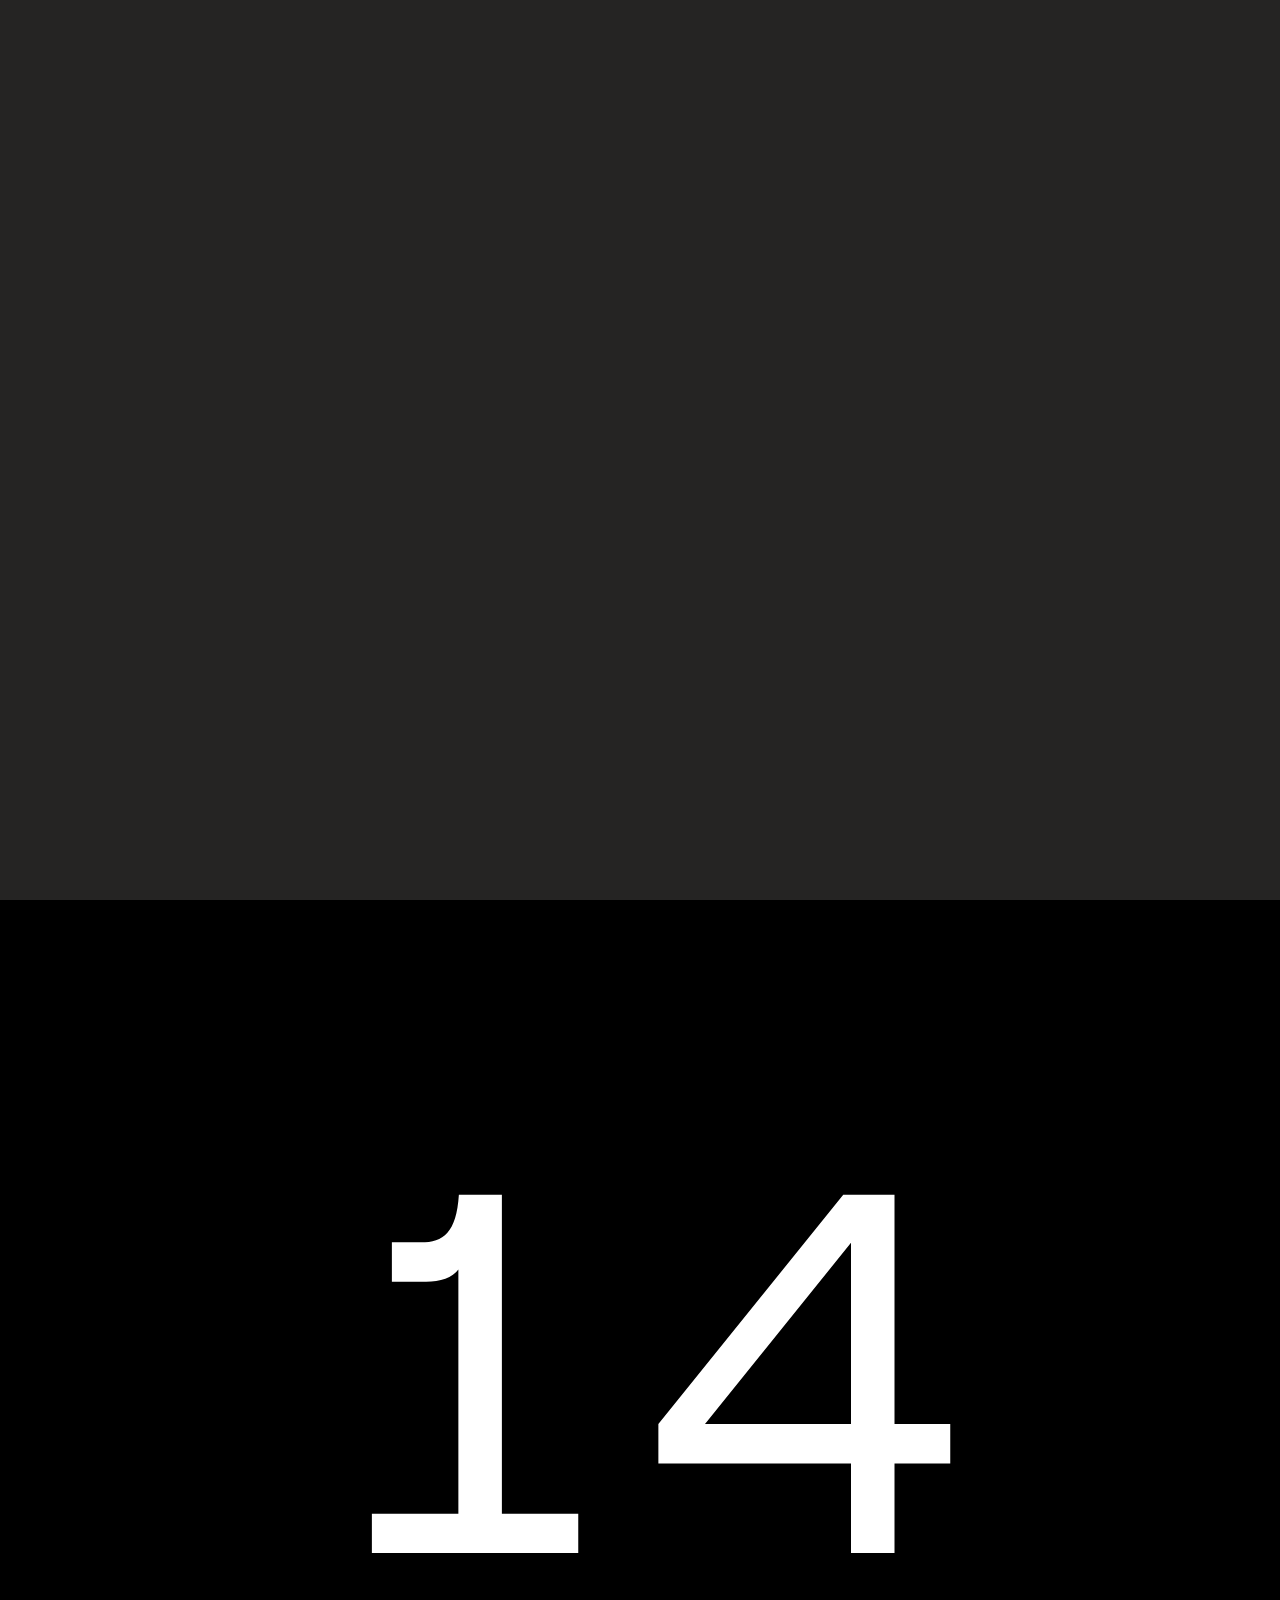
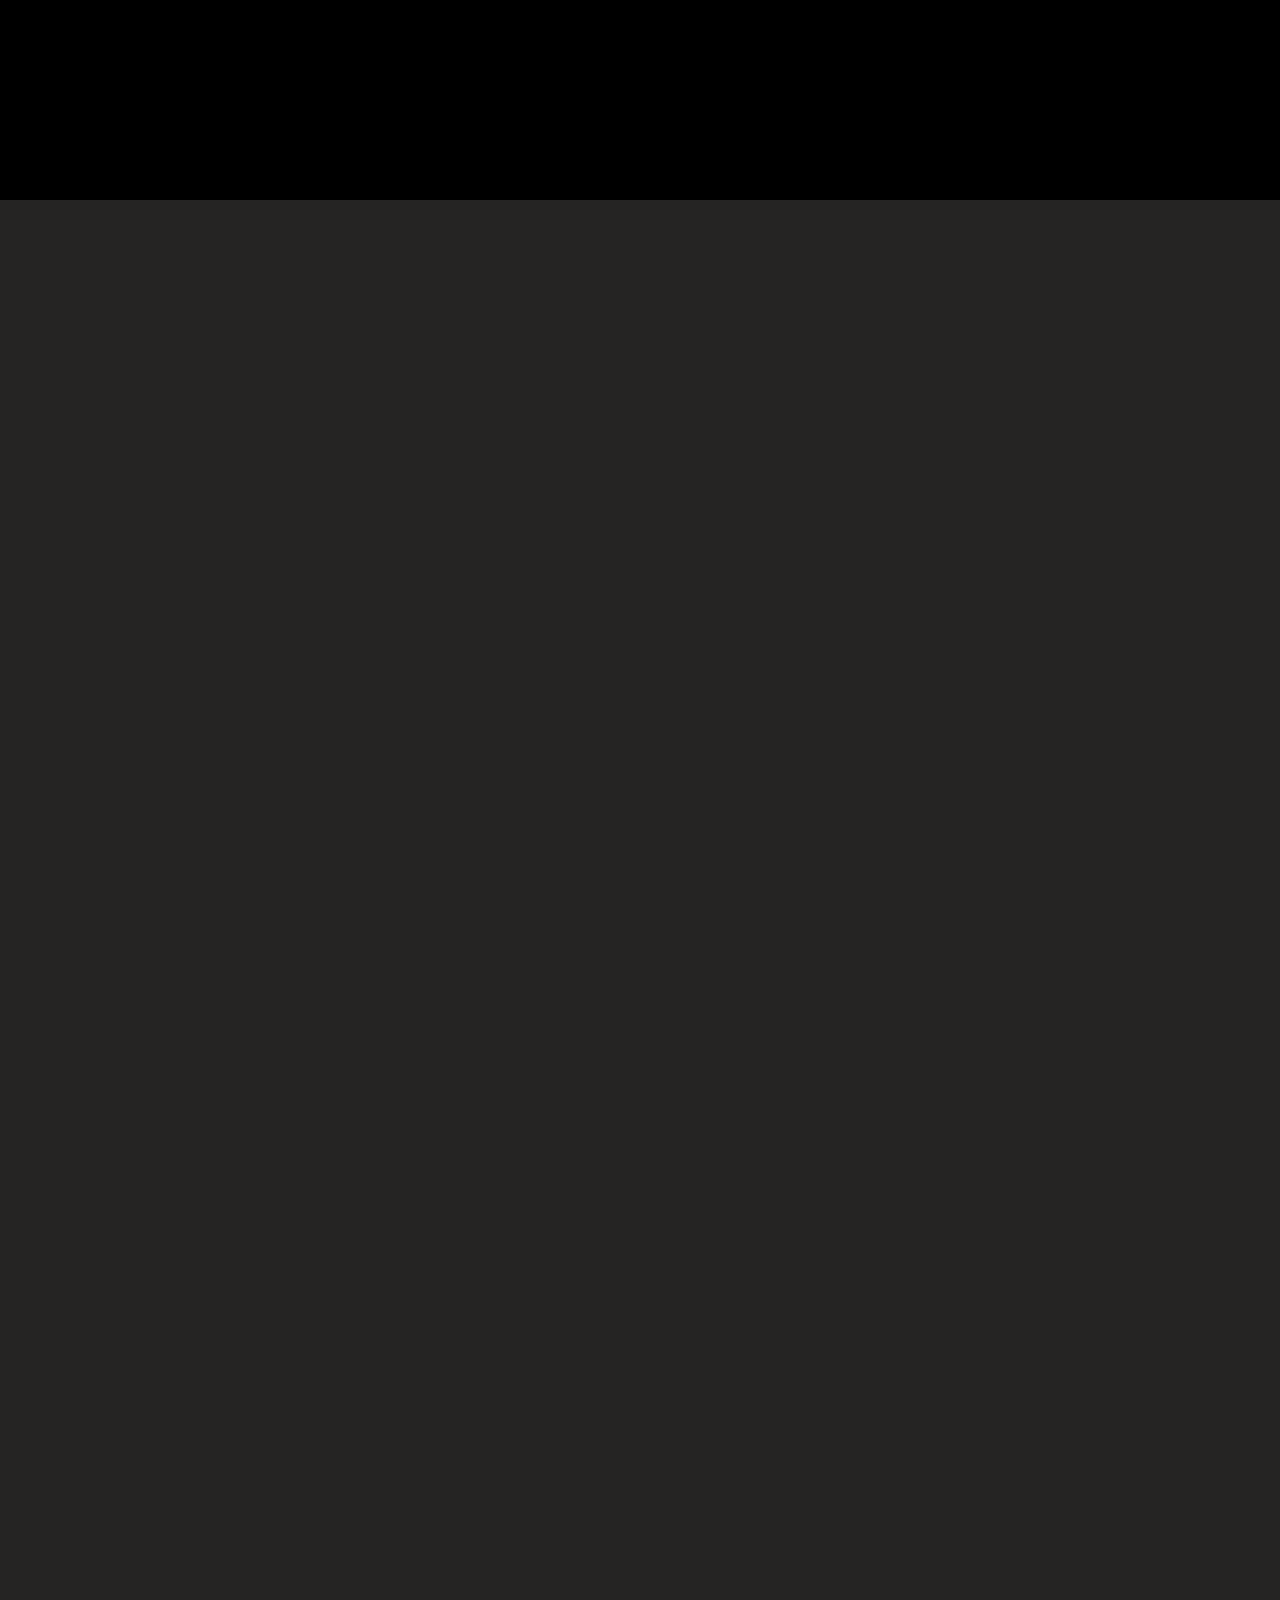
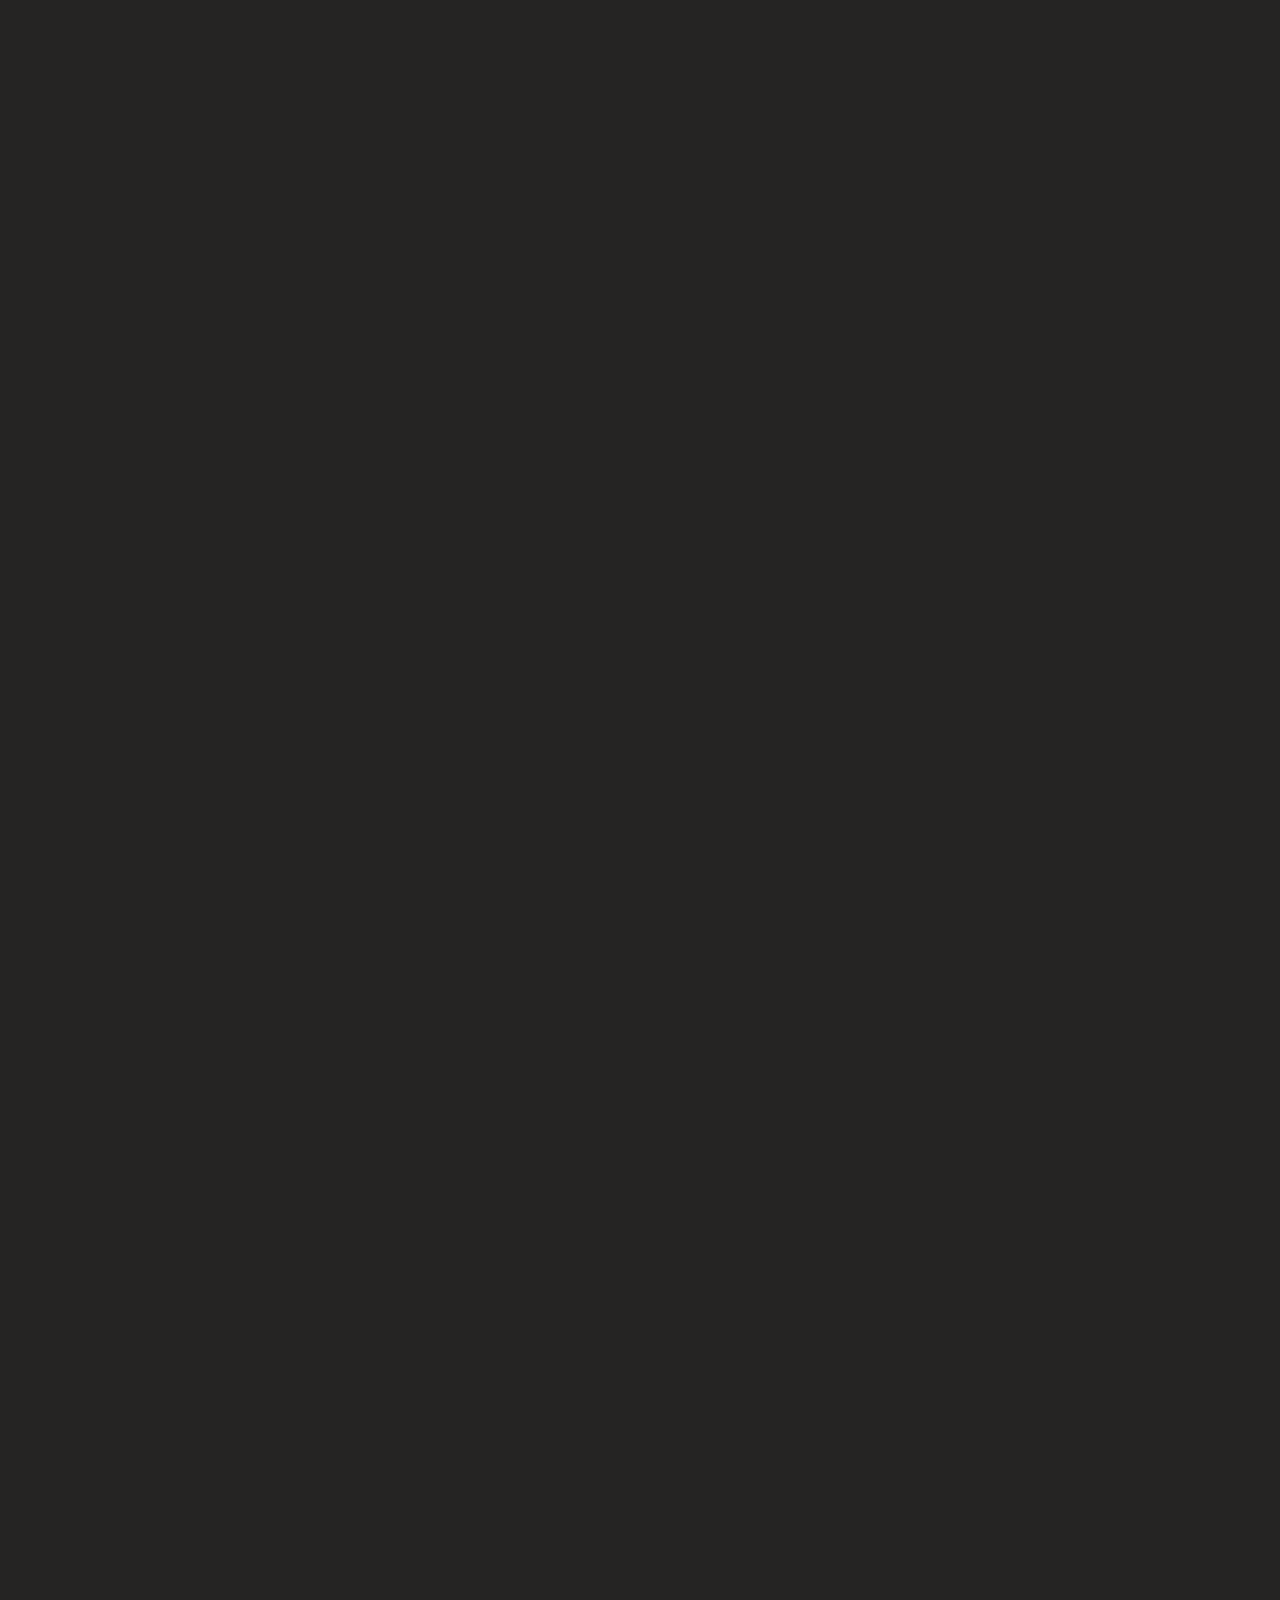
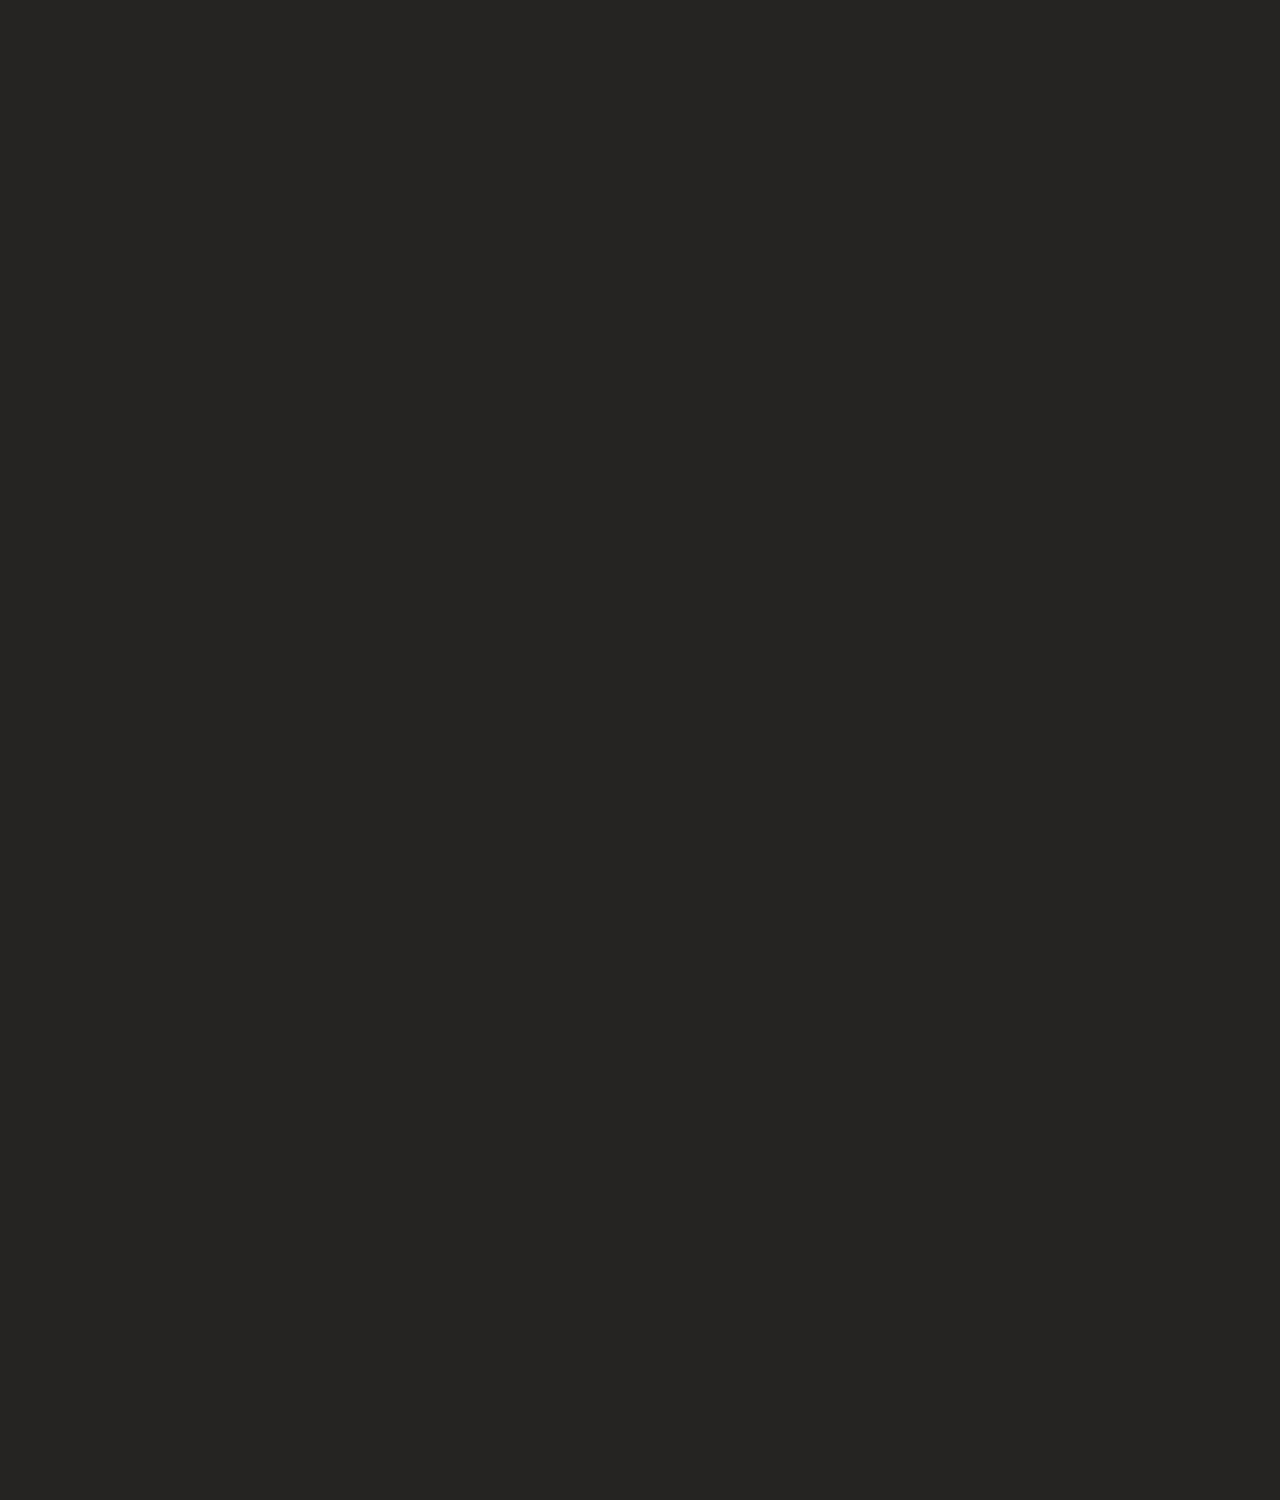
<file: assets/anime-master/documentation/examples/anime-follow-scroll.html>
<!DOCTYPE html>
<html>
<head>
  <title>Follow scroll | anime.js</title>
  <meta charset="utf-8">
  <meta name="viewport" content="width=device-width, initial-scale=1, maximum-scale=1">
  <meta property="og:title" content="anime.js">
  <meta property="og:url" content="https://animejs.com">
  <meta property="og:description" content="Javascript Animation Engine">
  <meta property="og:image" content="https://animejs.com/documentation/assets/img/icons/og.png">
  <meta name="twitter:card" content="summary">
  <meta name="twitter:title" content="anime.js">
  <meta name="twitter:site" content="@juliangarnier">
  <meta name="twitter:description" content="Javascript Animation Engine">
  <meta name="twitter:image" content="https://animejs.com/documentation/assets/img/icons/twitter.png">
  <link rel="apple-touch-icon-precomposed" href="../assets/img/social-media-image.png">
  <link rel="icon" type="image/png" href="../assets/img/favicon.png" >
  <link href="../assets/css/animejs.css" rel="stylesheet">
  <link href="../assets/css/documentation.css" rel="stylesheet">
  <!-- <script src="../../lib/anime.min.js"></script> -->
  <!-- <script src="../assets/js/anime/anime.2.2.0.js"></script> -->
  <style>

    .scroll-area {
      width: 100%;
      height: 700vh;
    }

    .animation-wrapper {
      position: fixed;
      top: 0;
      left: 0;
      width: 100%;
    }

    .pane {
      display: flex;
      justify-content: center;
      align-items: center;
      position: absolute;
      top: 100vh;
      left: 0;
      width: 100%;
      height: 100vh;
      background-color: #000;
      font-size: 40vw;
    }

  </style>
</head>
<body>

  <div class="scroll-area"></div>

  <div class="animation-wrapper">
    <div class="pane pane-01">01</div>
    <div class="pane pane-02">02</div>
    <div class="pane pane-03">03</div>
    <div class="pane pane-04">04</div>
    <div class="pane pane-05">05</div>
    <div class="pane pane-06">06</div>
    <div class="pane pane-07">07</div>
    <div class="pane pane-08">08</div>
    <div class="pane pane-09">09</div>
    <div class="pane pane-10">10</div>
    <div class="pane pane-11">11</div>
    <div class="pane pane-12">12</div>
    <div class="pane pane-13">13</div>
    <div class="pane pane-14">14</div>
  </div>

</body>
<script type="module">

  import anime from '../../src/index.js';
  import animePlayer from '../assets/js/anime.player.js'

  // Scrolling helper

  function onScroll(cb) {
    var isTicking = false;
    var scrollY = 0;
    var body = document.body;
    var html = document.documentElement;
    var scrollHeight = Math.max(body.scrollHeight, body.offsetHeight, html.clientHeight, html.scrollHeight, html.offsetHeight);
    function scroll() {
      scrollY = window.scrollY;
      if (cb) cb(scrollY, scrollHeight);
      requestTick();
    }
    function requestTick() {
      if (!isTicking) requestAnimationFrame(updateScroll);
      isTicking = true;
    }
    function updateScroll() {
      isTicking = false;
      var currentScrollY = scrollY;
    }
    scroll();
    window.onscroll = scroll;
  }

  var began = 0;
  var completed = 0;

  function logChangeBegan(instance) {
    began++;
    // console.log(instance.id, 'CHANGE BEGAN', instance.changeBegan);
  }

  function logChangeComplete(instance) {
    completed++;
    // console.log(instance.id, 'CHANGE COMPLETE', instance.changeCompleted);
  }

  window.tl = anime.timeline({
    easing: 'easeInOutSine',
    autoplay: false,
    duration: 1000,
    // delay: 500,
    // endDelay: 500,
    update: function(instane) {
      console.log(instane.reversePlayback);
    }
  })
  .add({
    targets: '.pane-01',
    translateY: '-100vh',
    background: '#FF1461',
    changeBegin: logChangeBegan,
    changeComplete: logChangeComplete
  })
  .set('.pane-02', {'translateY': '-100vh'})
  .add({
    targets: '.pane-02',
    translateX: ['100%', 0],
    background: '#FF1461',
    changeBegin: logChangeBegan,
    changeComplete: logChangeComplete
  }, '-=500')
  .set('.pane-03', {'translateY': '-200vh'})
  .add({
    targets: '.pane-03',
    translateY: '-100vh',
    background: '#FF1461',
    changeBegin: logChangeBegan,
    changeComplete: logChangeComplete
  }, '-=500')
  .set('.pane-04', {'translateY': '-100vh'})
  .add({
    targets: '.pane-04',
    scale: [0, 1],
    background: '#FF1461',
    changeBegin: logChangeBegan,
    changeComplete: logChangeComplete,
  }, '-=500')
  .add({
    targets: '.pane-05',
    translateY: '-100vh',
    rotate: [-180, 0],
    background: '#FF1461',
    changeBegin: logChangeBegan,
    changeComplete: logChangeComplete,
  }, '-=500')
  .add({
    targets: '.pane-06',
    translateY: '-100vh',
    background: '#FF1461',
    changeBegin: logChangeBegan,
    changeComplete: logChangeComplete,
  }, '-=500')
  .add({
    targets: '.pane-07',
    translateY: '-100vh',
    background: '#FF1461',
    changeBegin: logChangeBegan,
    changeComplete: logChangeComplete,
  }, '-=500')
  .add({
    targets: '.pane-08',
    translateY: '-100vh',
    background: '#FF1461',
    changeBegin: logChangeBegan,
    changeComplete: logChangeComplete,
  }, '-=500')
  .add({
    targets: '.pane-09',
    translateY: '-100vh',
    background: '#FF1461',
    changeBegin: logChangeBegan,
    changeComplete: logChangeComplete,
  }, '-=500')
  .add({
    targets: '.pane-10',
    translateY: '-100vh',
    background: '#FF1461',
    changeBegin: logChangeBegan,
    changeComplete: logChangeComplete,
  }, '-=500')
  .add({
    targets: '.pane-11',
    translateY: '-100vh',
    background: '#FF1461',
    changeBegin: logChangeBegan,
    changeComplete: logChangeComplete,
  }, '-=500')
  .add({
    targets: '.pane-12',
    translateY: '-100vh',
    background: '#FF1461',
    changeBegin: logChangeBegan,
    changeComplete: logChangeComplete,
  }, '-=500')
  .add({
    targets: '.pane-13',
    translateY: '-100vh',
    background: '#FF1461',
    changeBegin: logChangeBegan,
    changeComplete: logChangeComplete,
  }, '-=500')
  .add({
    targets: '.pane-14',
    translateY: '-100vh',
    background: '#FF1461',
    changeBegin: logChangeBegan,
    changeComplete: logChangeComplete,
  }, '-=500')

  onScroll(function(top, scrollHeight) {

    var currentTime = tl.duration * (top / (scrollHeight - window.innerHeight));
    tl.seek(currentTime);

  });

  </script>
  <!-- <script src="../assets/js/vendors/stats.min.js"></script> -->
</html>
</file>
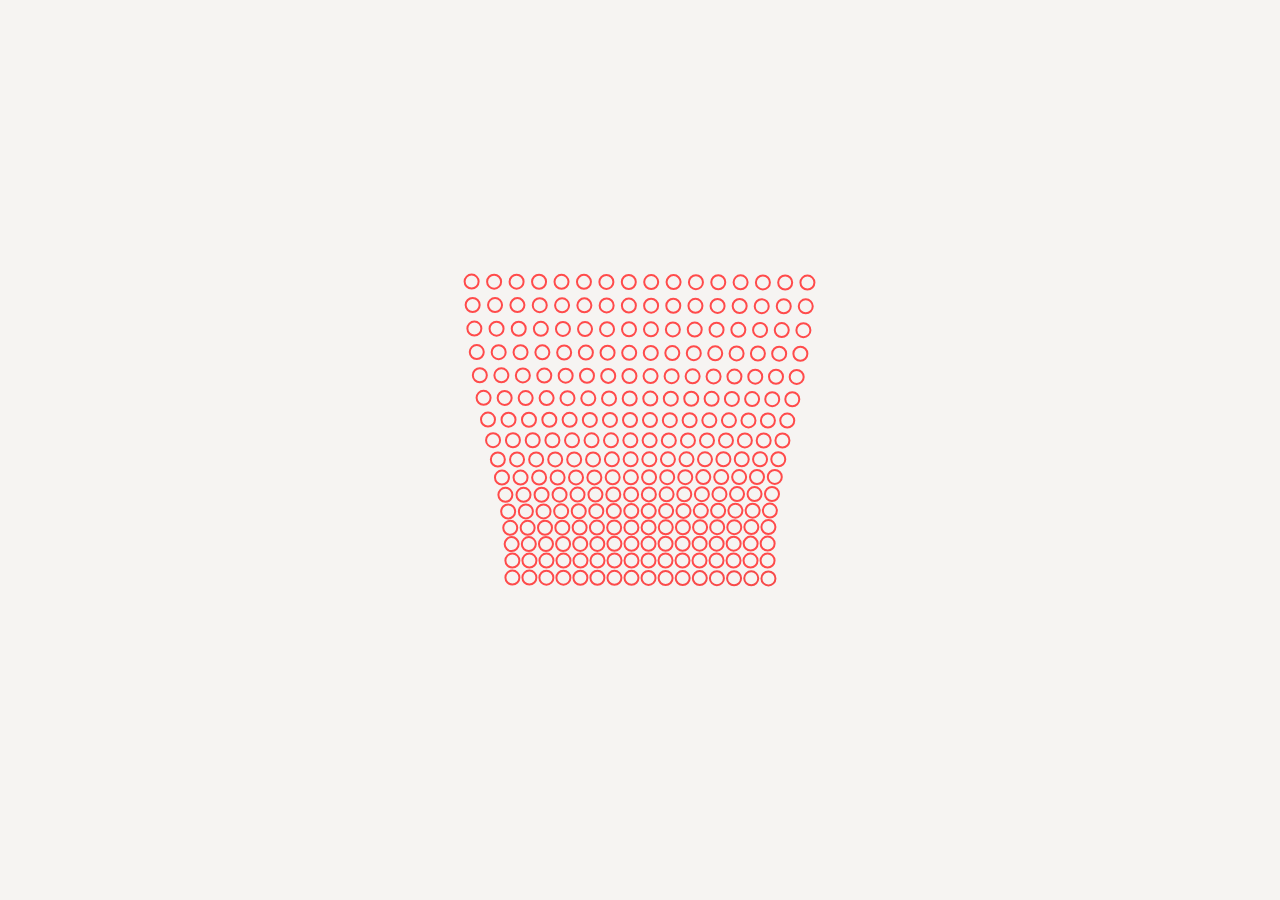
<file: assets/anime-master/documentation/examples/anime-keyframes.html>
<!DOCTYPE html>
<html>
<head>
  <title>stagger | anime.js</title>
  <meta charset="utf-8">
  <meta name="viewport" content="width=device-width, initial-scale=1, maximum-scale=1">
  <meta property="og:title" content="anime.js">
  <meta property="og:url" content="https://animejs.com">
  <meta property="og:description" content="Javascript Animation Engine">
  <meta property="og:image" content="https://animejs.com/documentation/assets/img/icons/og.png">
  <meta name="twitter:card" content="summary">
  <meta name="twitter:title" content="anime.js">
  <meta name="twitter:site" content="@juliangarnier">
  <meta name="twitter:description" content="Javascript Animation Engine">
  <meta name="twitter:image" content="https://animejs.com/documentation/assets/img/icons/twitter.png">
  <link rel="apple-touch-icon-precomposed" href="../assets/img/social-media-image.png">
  <link rel="icon" type="image/png" href="../assets/img/favicon.png" >
  <link href="../assets/css/animejs.css" rel="stylesheet">
  <link href="../assets/css/documentation.css" rel="stylesheet">
  <style>

    :root {
      font-size: 20px;
    }

    body {
      display: flex;
      flex-wrap: wrap;
      justify-content: center;
      align-items: center;
      background-color: #F6F4F2;
    }

    .keyframes-visualizer {
      display: flex;
      flex-wrap: wrap;
      justify-content: center;
      align-items: center;
      width: 16rem;
      height: 16rem;
    }

    .keyframes-visualizer div {
      position: relative;
      width: .8rem;
      height: .8rem;
      margin: .1rem;
      border: 2px solid currentColor;
      background-color: #F6F4F2;
      color: #373535;
      border-radius: 50%;
    }

  </style>
</head>
<body>

  <div class="keyframes-visualizer"></div>

</body>
<script src="../../lib/anime.min.js"></script>
<script>

  //import anime from '../../src/index.js';

  const keyframesVisualizerEl = document.querySelector('.keyframes-visualizer');
  const fragment = document.createDocumentFragment();
  const numberOfElements = 256;

  for (let i = 0; i < numberOfElements; i++) {
    fragment.appendChild(document.createElement('div'));
  }

  keyframesVisualizerEl.appendChild(fragment);

  const animation = anime({
    targets: '.keyframes-visualizer div',
    keyframes: [
      {
        color: '#FF4B4B',
        translateX: anime.stagger('-.15rem', {grid: [16, 16], from: 'center', axis: 'x'}),
        translateY: anime.stagger('-.15rem', {grid: [16, 16], from: 'center', axis: 'y'}),
        duration: 300
      },
      {
        translateX: anime.stagger('.125rem', {grid: [16, 16], from: 'center', axis: 'x'}),
        translateY: anime.stagger('.125rem', {grid: [16, 16], from: 'center', axis: 'y'}),
        duration: 500
      }, {
        color: '#373535',
        translateX: 0,
        translateY: 0,
        duration: 600,
      }
    ],
    delay: anime.stagger(2),
    easing: 'easeInOutQuad',
    loop: true
  });

  console.log(animation);

</script>
</html>
</file>
<file: assets/anime-master/documentation/assets/css/animejs.css>
@font-face {
 font-family: "Roobert";
 font-weight: 400;
 font-style: normal;
 src: url("../fonts/Roobert-Regular.woff2") format("woff2");
}

@font-face {
 font-family: "Roobert";
 font-weight: 400;
 font-style: italic;
 src: url("../fonts/Roobert-Regular.woff2") format("woff2");
}

@font-face {
 font-family: "Roobert";
 font-weight: 600;
 font-style: normal;
 src: url("../fonts/Roobert-SemiBold.woff2") format("woff2");
}

@font-face {
 font-family: "Roobert";
 font-weight: 600;
 font-style: italic;
 src: url("../fonts/Roobert-SemiBoldItalic.woff2") format("woff2");
}

@font-face {
  font-family: "InputMono";
  src: url("../fonts/InputMono-Regular.woff2") format("woff2"),
      url("../fonts/InputMono-Regular.woff") format("woff");
  font-weight: normal;
  font-style: normal;
}

@font-face {
  font-family: "InputMono";
  src: url("../fonts/InputMono-Bold.woff2") format("woff2"),
      url("../fonts/InputMono-Bold.woff") format("woff");
  font-weight: bold;
  font-style: normal;
}

@font-face {
  font-family: "InputMono";
  src: url("../fonts/InputMono-BoldItalic.woff2") format("woff2"),
      url("../fonts/InputMono-BoldItalic.woff") format("woff");
  font-weight: bold;
  font-style: italic;
}

@font-face {
  font-family: "InputMono";
  src: url("../fonts/InputMono-Italic.woff2") format("woff2"),
      url("../fonts/InputMono-Italic.woff") format("woff");
  font-weight: normal;
  font-style: italic;
}

*, *:before, *:after {
  box-sizing: border-box;
  margin: 0;
  padding: 0;
  border: 0;
  font: inherit;
  vertical-align: baseline;
}

html,
body {
  background-color: #252423;
  color: #F6F4F2;
}

body {
  font-family: Roobert, Helvetica Neue, Helvetica, Arial, sans-serif;
  font-weight: 400;
  font-feature-settings:"tnum" 1, "ss03" 1;
  -webkit-font-smoothing: antialiased;
}

h1, h2 {
  font-weight: 600;
}

input {
  font-family: Roobert, Helvetica Neue, Helvetica, Arial, sans-serif;
  font-variant-numeric: tabular-nums;
}

sup {
  vertical-align: super;
  font-size: .625em;
}

strong {
  font-weight: 600;
}

.color-white { color: #F6F4F2; } /* White */
.color-black { color: #2E2C2C; } /* Black */
.color-red, .color-targets { color: #FF4B4B; }/* red: */
.color-orange, .color-properties { color: #FF8F42; }/* orange: */
.color-lightorange, .color-prop-params { color: #FFC730; }/* lightorange: */
.color-yellow, .color-anim-params { color: #F6FF56; }/* yellow: */
.color-citrus, .color-values { color: #A4FF4F; }/* citrus: */
.color-green, .color-keyframes { color: #18FF74; }/* green: */
.color-darkgreen, .color-staggering { color: #00D672; }/* darkgreen: */
.color-turquoise, .color-tl { color: #3CFFEC; }/* turquoise: */
.color-skyblue, .color-controls { color: #61C3FF; }/* skyblue: */
.color-kingblue, .color-callbacks { color: #5A87FF; }/* kingblue: */
.color-lavender, .color-svg { color: #8453E3; }/* lavender: */
.color-purple, .color-easings { color: #C26EFF; }/* purple: */
.color-pink, .color-helpers { color: #FB89FB; }/* pink: */

.anime-mini-logo {
  width: 100px;
  height: 24px;
  transform: scaleY(.5);
}
</file>
<file: assets/anime-master/documentation/assets/css/anime-theme.css>
.hljs {
  display: block;
  color: #F6F4F2;
}

.hljs-comment,
.hljs-quote {
  color: #A2A09F;
  font-style: italic;
}

.hljs-doctag,
.hljs-keyword,
.hljs-formula {
  color: #B08CFF;
}

.hljs-section,
.hljs-name,
.hljs-selector-tag,
.hljs-deletion,
.hljs-subst {
  color: #FF7C72;
}

.hljs-literal {
  color: #1CE2B2;
}

.hljs-string,
.hljs-regexp,
.hljs-addition,
.hljs-attribute,
.hljs-attr,
.hljs-meta-string {
  color: #A6FF8F;
}

.hljs-built_in,
.hljs-class .hljs-title {
  color: #FBF38C;
}

.hljs-variable,
.hljs-template-variable,
.hljs-type,
.hljs-selector-class,
.hljs-selector-attr,
.hljs-selector-pseudo,
.hljs-number {
  color: #FF7C72;
}

.hljs-symbol,
.hljs-bullet,
.hljs-link,
.hljs-meta,
.hljs-selector-id,
.hljs-title {
  color: #61C3FF;
}

.hljs-emphasis {
  font-style: italic;
}

.hljs-strong {
  font-weight: bold;
}

.hljs-link {
  text-decoration: underline;
}
</file>
<file: assets/anime-master/documentation/assets/css/documentation.css>
html,
body,
header {
  background-color: #252423;
}

body {
  position: absolute;
  width: 100%;
  height: 100%;
  color: white;
  font-variant-numeric: tabular-nums;
  -webkit-font-smoothing: antialiased;
  overflow-x: hidden;
}

.content {
  overflow: hidden;
  opacity: 0;
  display: flex;
  flex-direction: row;
  width: 100%;
  height: 100%;
  transition: opacity 1s ease;
}

.ready .content {
  opacity: 1;
}

/* Headers */

.header {
  position: absolute;
  z-index: 1;
  top: 0;
  width: 100%;
}

.logo {
  display: flex;
  justify-content: space-between;
  opacity: .8;
  width: 100%;
  height: 20px;
  text-decoration: none;
  color: currentColor;
}

.logo:visited {
  color: currentColor;
}

.logo svg {
  width: 100%;
  height: 100%;
}

.logo:hover {
  opacity: 1;
}

.version-number {
  opacity: .6;
  color: currentColor;
}

header {
  position: sticky;
  top: 0;
  z-index: 2;
  display: flex;
  align-items: center;
  justify-content: space-between;
  width: 100%;
  height: 60px;
  padding-left: 20px;
  padding-right: 20px;
  border-bottom: 1px solid rgba(0,0,0,.65);
}

h2 {
  font-size: 16px;
  letter-spacing: 1px;
  text-transform: uppercase;
  font-weight: 200;
}

/* Panes */

.pane {
  position: relative;
  height: 100%;
}

/* Sidebar */

.sidebar {
  display: flex;
  flex-direction: column;
  width: 240px;
  padding-top: 60px;
  border-right: 1px solid rgba(0,0,0,.65);
}

.sidebar-info {
  display: flex;
  justify-content: space-between;
  padding: 20px;
}

.navigation {
  overflow-y: auto;
  width: 100%;
  height: 100%;
  padding: 10px 0 20px 20px;
}

.navigation ul {
  height: 30px;
  overflow-y: hidden;
  -webkit-transition:opacity .4s ease;
  transition: opacity .4s ease;
}

.navigation ul li {
  position: relative;
}

.navigation ul li:before {
  content: "";
  display: block;
  position: absolute;
  top: 4px;
  left: 2px;
  width: 1px;
  height: calc(100% - 8px);
  background-color: white;
}

.navigation ul li:first-child:before {
  display: none;
}

.navigation a {
  display: block;
  padding-left: 10px;
  color: white;
  text-decoration: none;
  font-size: 14px;
  line-height: 20px;
  letter-spacing: .5px;
  text-transform: uppercase;
}

.navigation ul li:first-child a {
  padding-left: 0;
  padding-top: 10px;
  padding-bottom: 10px;
}

.navigation ul li a,
.navigation ul li:before {
  opacity: .4;
}

.navigation ul li a {
  transition: opacity .4s ease, color .4s ease;
}

.navigation ul.active a {
  opacity: .7;
}

.navigation ul li:hover a,
.navigation ul li:hover:before {
  transition: none;
  opacity: 1;
}

.navigation ul li.active a,
.navigation ul li.active:before {
  opacity: 1;
  color: currentColor;
}

.navigation ul li.active:before {
  background-color: currentColor;
}

.navigation ul.active li:first-child a,
.navigation ul.active li:first-child a:hover {
  opacity: 1;
  color: currentColor;
}

/* Info pane */

.demo-info {
  flex-direction: column;
  font-size: 16px;
  line-height: 22px;
}

.info-output {
  overflow-x: hidden;
  overflow-y: auto;
  position: relative;
  top: 0;
  width: 100%;
  height: calc(100% - 60px);
  padding: 20px;
}

.demo-info pre {
  font-variant-ligatures: none;
  -webkit-font-variant-ligatures: none;
}

.demo-info code {
  font-family: "Input Mono Reg", monospace;
  font-size: 14px;
  line-height: 22px;
  white-space: pre-wrap;
}

.demo-info p {
  margin-bottom: 20px;
}

.demo-info p,
.demo-info td {
  color: #F6F4F2;
}

.demo-info i {
  font-style: italic;
}

.demo-info a {
  text-decoration: none;
  border-bottom: 1px dotted currentColor;
  word-wrap: break-word;
  overflow-wrap: break-word;
}

.demo-info a:hover {
  border-bottom: 1px solid currentColor;
}

.demo-info a[href^="http"],
.demo-info a[href^="http"]:visited {
  color: #F6F4F2;
}

.demo-info p.bubble {
  display: inline-block;
  position: relative;
  padding: 8px 12px;
}

.demo-info p.bubble.warning {
  color: #FBF38C;
}

.demo-info p.bubble.info {
  color: #61C3FF;
}

.demo-info p.bubble:after {
  content: "";
  pointer-events: none;
  color: currentColor;
  display: inline-block;
  position: absolute;
  top: 0;
  left: 0;
  right: 0;
  bottom: 0;
  background-color: currentColor;
  border-radius: 3px;
  opacity: .05;
}

.demo-info code.hljs {
  display: inline-block;
}

.demo-info pre {
  margin-bottom: 20px;
}

.demo-info pre code {
  position: relative;
  display: inline-block;
  width: 100%;
  padding: 8px 12px;
  background-color: rgba(0,0,0,.2);
  border: 1px solid rgba(0,0,0,.2);
  border-radius: 3px;
}

.demo-info p code {
  position: relative;
  padding: 0 2px;
  height: 20px;
  background-color: rgba(0,0,0,.2);
  box-shadow: inset 0 0 1px rgba(0,0,0,.4);
  border-radius: 3px;
}

.demo-info table {
  margin-bottom: 20px;
  border: 1px solid rgba(255,255,255,.15);
  border-spacing: 0;
  border-radius: 3px;
}

.demo-info td {
  vertical-align: middle;
  padding: 8px 12px;
  border-left: 1px solid rgba(255,255,255,.15);
  border-top: 1px solid rgba(255,255,255,.15);
}

.demo-info thead td {
  text-transform: uppercase;
  font-size: 16px;
  line-height: 22px;
  letter-spacing: 1px;
  color: rgba(255,255,255,.4);
  border-top: none;
}

.demo-info td:first-child {
  border-left: none;
}

.code-preview {
  width: 100%;
  padding-top: 40px;
}

.code-preview h2 {
  margin-bottom: 20px;
}

/* Demos */

.demos {
  overflow-y: scroll;
  width: calc(50% - 240px);
  min-width: 330px;
}

article {
  width: 100%;
  display: flex;
  flex-direction: column;
  flex-wrap: wrap;
  align-items: flex-start;
  justify-content: flex-start;
}

.demo {
  position: relative;
  z-index: 1;
  display: flex;
  align-items: center;
  justify-content: center;
  width: 100%;
  min-height: 200px;
  padding-top: 35px;
  border-bottom: 1px solid rgba(0,0,0,.65);
  cursor: pointer;
}

.demo-description {
  display: none;
}

.demo.controls {
  padding-top: 50px;
}

.demo.active.controls {
  cursor: default;
}

.demo:before {
  content: "";
  position: absolute;
  z-index: 0;
  top: 0;
  left: 0;
  opacity: 0;
  display: block;
  width: 100%;
  height: 100%;
  background-color: currentColor;
}

.demo.active:before {
  opacity: .05;
}

.demo-content {
  position: relative;
  display: flex;
  flex-direction: column;
  justify-content: center;
  text-align: center;
  width: 290px;
  height: 100%;
}

.demo-title {
  position: absolute;
  top: 0;
  left: 20px;
  width: calc(100% - 40px);
  padding: 23px 0;
  font-size: 14px;
  letter-spacing: 2px;
  text-transform: uppercase;
  color: #F6F4F2;
  opacity: .9;
}

.active .demo-title {
  color: currentColor;
  opacity: 1;
}

.line {
  width: 100%;
  padding: 1px 0px;
}

.line.align-center {
  display: flex;
  justify-content: center;
}

.grid {
  display: flex;
  flex-wrap: wrap;
}

.controls {
  opacity: .4;
  display: flex;
  align-items: center;
  justify-content: center;
  padding-top: 20px;
  padding-bottom: 10px;
}

.controls button {
  position: relative;
  display: block;
  margin: 0 0 0 -1px;
  padding: 5px 10px;
  font-size: 14px;
  text-transform: uppercase;
  border: 1px solid currentColor;
  background-color: transparent;
  color: currentColor;
}

.controls button:focus {
  outline: none;
}

.active .controls {
  opacity: 1;
}

.active .controls button:after {
  content: '';
  opacity: 0;
  position: absolute;
  left: 0;
  top: 0;
  display: block;
  width: 100%;
  height: 100%;
  background-color: currentColor;
}

.active .controls button:hover:after {
  opacity: .2;
}

.controls button.is-active:after,
.controls button.is-active:hover:after {
  opacity: .4;
}

.controls button:first-child {
  margin-left: 0;
}

.controls input {
  margin-left: 10px;
}

.text-output {
  padding-top: 10px;
  padding-bottom: 10px;
  font-size: 16px;
  color: currentColor;
  text-align: center;
  background-color: transparent;
  border: 1px solid currentColor;
}

.log {
  width: 100%;
  height: 100%;
  background: transparent;
  color: currentColor;
  border: none;
  font-size: 16px;
  text-align: center;
}

.bottom.log {
  padding-top: 10px;
  padding-bottom: 10px;
}

.logs {
  pointer-events: none;
  display: flex;
  flex-direction: column;
  align-items: center;
  position: absolute;
  width: 100%;
  height: auto;
}

.log:focus {
  outline: none;
}

input.progress {
  cursor: ew-resize;
}

input.progress[value] {
  position: relative;
  width: 100%;
  height: 27px;
  -webkit-appearance: none;
  background-color: transparent;
  color: currentColor;
}

input.progress[value]:focus {
  outline: none;
}

input.progress[value]:after {
  content: "";
  position: absolute;
  top: 13px;
  left: 0;
  width: 100%;
  height: 1px;
  background-color: currentColor;
}

input.progress[value]::-webkit-slider-thumb {
  -webkit-appearance: none;
  background-color: currentColor;
  border-radius: 50%;
  width: 16px;
  height: 16px;
}

.square,
.circle {
  pointer-events: none;
  position: relative;
  width: 28px;
  height: 28px;
  margin: 1px;
  background-color: currentColor;
  font-size: 14px;
}

.circle {
  border-radius: 50%;
}

.square.outline,
.circle.outline {
  background-color: transparent;
  border: 1px solid currentColor;
}

.triangle {
  pointer-events: none;
  position: relative;
  width: 0;
  height: 0;
  border-style: solid;
  border-width: 0 14px 24px 14px;
  border-color: transparent transparent currentColor transparent;
}

.small {
  width: 18px;
  height: 18px;
}

.small.triangle {
  border-width: 0 10px 17px 10px;
}

.large {
  width: 48px;
  height: 48px;
}

.stretched {
  height: 2px;
}

.shadow {
  position: absolute;
  opacity: .2;
}

.label {
  position: absolute;
  opacity: 0;
  display: flex;
  flex-direction: column;
  justify-content: center;
  text-align: left;
  width: 100%;
  height: auto;
  padding-left: 38px;
  transition: opacity .5s ease;
}

.demo.active .label {
  opacity: .2;
}

.small.label {
  height: 18px;
  padding-left: 28px;
}

.large.label {
  height: 48px;
  padding-left: 58px;
}

.motion-path {
  position: relative;
  width: 256px;
  margin: auto;
}

.follow-path {
  position: absolute;
  top: -9px;
  left: -9px;
}

.align-center {
  align-items: center;
}

.add-states-demo .el {
  border: 1px solid rgba(0,0,0,0);
}

#cssProperties .el {
  transform: translate3d(0,0,0);
}

/* Responsive */

.sidebar,
.demo-info {
  display: none;
}

.demos {
  top: 60px;
  width: 100%;
  min-width: auto;
  height: calc(100% - 60px);
  -webkit-overflow-scrolling: touch;
}

@media (min-width: 800px) {
  .header {
    width: 239px;
  }
  .demo-info {
    display: inherit;
    width: calc(100% - 380px);
  }
  .demos {
    top: 0;
    width: 380px;
    height: 100%;
  }
  .demos::-webkit-scrollbar {
    width: 1px;
    background-color: transparent;
  }

  .demos::-webkit-scrollbar-track {
    background-color: rgba(0,0,0,.65);
  }

  .demos::-webkit-scrollbar-thumb {
    background-color: rgba(255,255,255,.3);
  }

  .demos::-webkit-scrollbar-thumb:hover {
    background-color: rgba(255,255,255,.6);
  }
}

@media (min-width: 1100px) {
  .sidebar {
    display: inherit;
  }
  .demos {
    width: calc(50% - 240px);
  }
  .demo-info {
    width: 50%;
  }
}
</file>
<file: police 1/stylesheet.css>
/*! Generated by Font Squirrel (https://www.fontsquirrel.com) on September 16, 2021 */



@font-face {
    font-family: 'day_romanregular';
    src: url('dayrom-webfont.woff2') format('woff2'),
         url('dayrom-webfont.woff') format('woff');
    font-weight: normal;
    font-style: normal;

}
</file>
<file: police 1/specimen_files/specimen_stylesheet.css>
@import url('grid_12-825-55-15.css');

/*  
	CSS Reset by Eric Meyer - Released under Public Domain
    http://meyerweb.com/eric/tools/css/reset/
*/
html, body, div, span, applet, object, iframe,
h1, h2, h3, h4, h5, h6, p, blockquote, pre,
a, abbr, acronym, address, big, cite, code,
del, dfn, em, font, img, ins, kbd, q, s, samp,
small, strike, strong, sub, sup, tt, var,
b, u, i, center, dl, dt, dd, ol, ul, li,
fieldset, form, label, legend, table, 
caption, tbody, tfoot, thead, tr, th, td 
                  {margin: 0;padding: 0;border: 0;outline: 0;
                  font-size: 100%;vertical-align: baseline;
                  background: transparent;}
body              {line-height: 1;}
ol, ul            {list-style: none;}
blockquote, q     {quotes: none;}
blockquote:before, blockquote:after,
q:before, q:after {content: '';	content: none;}
:focus            {outline: 0;}
ins               {text-decoration: none;}
del               {text-decoration: line-through;}
table             {border-collapse: collapse;border-spacing: 0;}




body {
	color: #000;
	background-color: #dcdcdc;
}

a {
	text-decoration: none;
	color: #1883ba;
}

h1{
	font-size: 32px;
	font-weight: normal;
	font-style: normal;
	margin-bottom: 18px;
}

h2{
	font-size: 18px;
}

#container {
	width: 865px;
	margin: 0px auto;
}


#header {
	padding: 20px;
	font-size: 36px;
	background-color: #000;
	color: #fff;
}

#header span {
	color: #666;
}
#main_content {
	background-color: #fff;
	padding: 60px 20px 20px;
}


#footer p {
	margin: 0;
	padding-top: 10px;
	padding-bottom: 50px;
	color: #333;
	font: 10px Arial, sans-serif;
}

.tabs {
	width: 100%;
	height: 31px;
	background-color: #444;
}
.tabs li {
	float:  left;
	margin: 0;
	overflow: hidden;
	background-color: #444;
}
.tabs li a {
	display: block;
	color: #fff;
	text-decoration: none;
	font: bold 11px/11px 'Arial';
	text-transform: uppercase;
	padding: 10px 15px;
	border-right: 1px solid #fff;
}

.tabs li a:hover {
		background-color: #00b3ff;

}

.tabs li.active a {
	color:  #000;
	background-color: #fff;
}



div.huge {
	
	font-size: 300px;
	line-height: 1em;
	padding: 0;
	letter-spacing: -.02em;
	overflow: hidden;
}
div.glyph_range {
	font-size: 72px;
	line-height: 1.1em;
}

.size10{ font-size: 10px; }
.size11{ font-size: 11px; }
.size12{ font-size: 12px; }
.size13{ font-size: 13px; }
.size14{ font-size: 14px; }
.size16{ font-size: 16px; }
.size18{ font-size: 18px; }
.size20{ font-size: 20px; }
.size24{ font-size: 24px; }
.size30{ font-size: 30px; }
.size36{ font-size: 36px; }
.size48{ font-size: 48px; }
.size60{ font-size: 60px; }
.size72{ font-size: 72px; }
.size90{ font-size: 90px; }


.psample_row1 {	height: 120px;}
.psample_row1 {	height: 120px;}
.psample_row2 {	height: 160px;}
.psample_row3 {	height: 160px;}
.psample_row4 {	height: 160px;}

.psample {
	overflow: hidden;
	position: relative;
}
.psample p {
	line-height: 1.3em;
	display: block;
	overflow: hidden;
	margin: 0;
}

.psample span {
	margin-right: .5em;
}

.white_blend {
	width: 100%;
	height: 61px;
	background-image: url([data-uri]);
	position: absolute;
	bottom: 0;
}
.black_blend {
	width: 100%;
	height: 61px;
	background-image: url([data-uri]);
	position: absolute;
	bottom: 0;
}
.fullreverse {
	background:  #000 !important;
	color:  #fff !important;
	margin-left: -20px;
	padding-left: 20px;
	margin-right: -20px;
	padding-right: 20px;
	padding: 20px;
	margin-bottom:0;
}


.sample_table td {
	padding-top: 3px;
	padding-bottom:5px;
	padding-left: 5px;
	vertical-align: middle;
	line-height: 1.2em;
}

.sample_table td:first-child {
	background-color: #eee;
	text-align: right;
	padding-right: 5px;
	padding-left: 0;
	padding: 5px;
	font: 11px/12px "Courier New", Courier, mono;
}

code {
	white-space: pre;
	background-color: #eee;
	display: block;
	padding: 10px;
	margin-bottom: 18px;
	overflow: auto;
}


.bottom,.last 	{margin-bottom:0 !important; padding-bottom:0 !important;}

.box  { 
  padding: 18px; 
  margin-bottom: 18px; 
  background: #eee; 
}

.reverse,.reversed { background:  #000 !important;color:  #fff !important; border: none !important;}

#bodycomparison {
	position: relative;
	overflow: hidden;
	font-size: 72px;
	height: 90px;
	white-space: nowrap;
}

#bodycomparison div{
	font-size: 72px;
	line-height: 90px;
	display: inline;
	margin: 0 15px 0 0;
	padding: 0;
}

#bodycomparison div span{
	font: 10px Arial;
	position: absolute;
	left: 0;
}
#xheight {
	float: none;
	position: absolute;
	color: #d9f3ff;
	font-size: 72px;
	line-height: 90px;
}

.fontbody {
 position: relative;
}
.arialbody{
	font-family: Arial;
	position: relative;
}
.verdanabody{
	font-family: Verdana;
	position: relative;
}
.georgiabody{
	font-family: Georgia;
	position: relative;
}

/* @group Layout page
 */

#layout h1 {
	font-size: 36px;
	line-height: 42px;
	font-weight: normal;
	font-style: normal;
}

#layout h2 {
	font-size: 24px;
	line-height: 23px;
	font-weight: normal;
	font-style: normal;
}

#layout h3 {
	font-size: 22px;
	line-height: 1.4em;
	margin-top: 1em;
	font-weight: normal;
	font-style: normal;
}


#layout p.byline {
	font-size: 12px;
	margin-top: 18px;
	line-height: 12px;
	margin-bottom: 0;
}
#layout p {
	font-size: 14px;
	line-height: 21px;
	margin-bottom: .5em;
}

#layout p.large{
	font-size: 18px;
	line-height: 26px;
}

#layout .sidebar p{
	font-size: 12px;
	line-height: 1.4em;
}

#layout p.caption {
	font-size: 10px;
	margin-top: -16px;
	margin-bottom: 18px;
}

/* @end */

/* @group Glyphs */

#glyph_chart div{
	background-color: #d9f3ff;
	color: black;
	float: left;
	font-size: 36px;
	height: 1.2em;
	line-height: 1.2em;
	margin-bottom: 1px;
	margin-right: 1px;
	text-align: center;
	width: 1.2em;
	position: relative;
	padding: .6em .2em .2em;
}

#glyph_chart div p {
	position: absolute;
	left: 0;
	top: 0;
	display: block;
	text-align: center;
	font: bold 9px Arial, sans-serif;
	background-color: #3a768f;
	width: 100%;
	color: #fff;
	padding: 2px 0;
}


#glyphs h1 {
	font-family: Arial, sans-serif;
}
/* @end */

/* @group Installing */

#installing {
	font: 13px Arial, sans-serif;
}

#installing p,
#glyphs p{
	line-height: 1.2em;
	margin-bottom: 18px;
	font: 13px Arial, sans-serif;
}



#installing h3{
	font-size: 15px;
	margin-top: 18px;
}

/* @end */

#rendering h1 {
	font-family: Arial, sans-serif;
}
.render_table td {
	font: 11px "Courier New", Courier, mono;
	vertical-align: middle;
}
</file>
